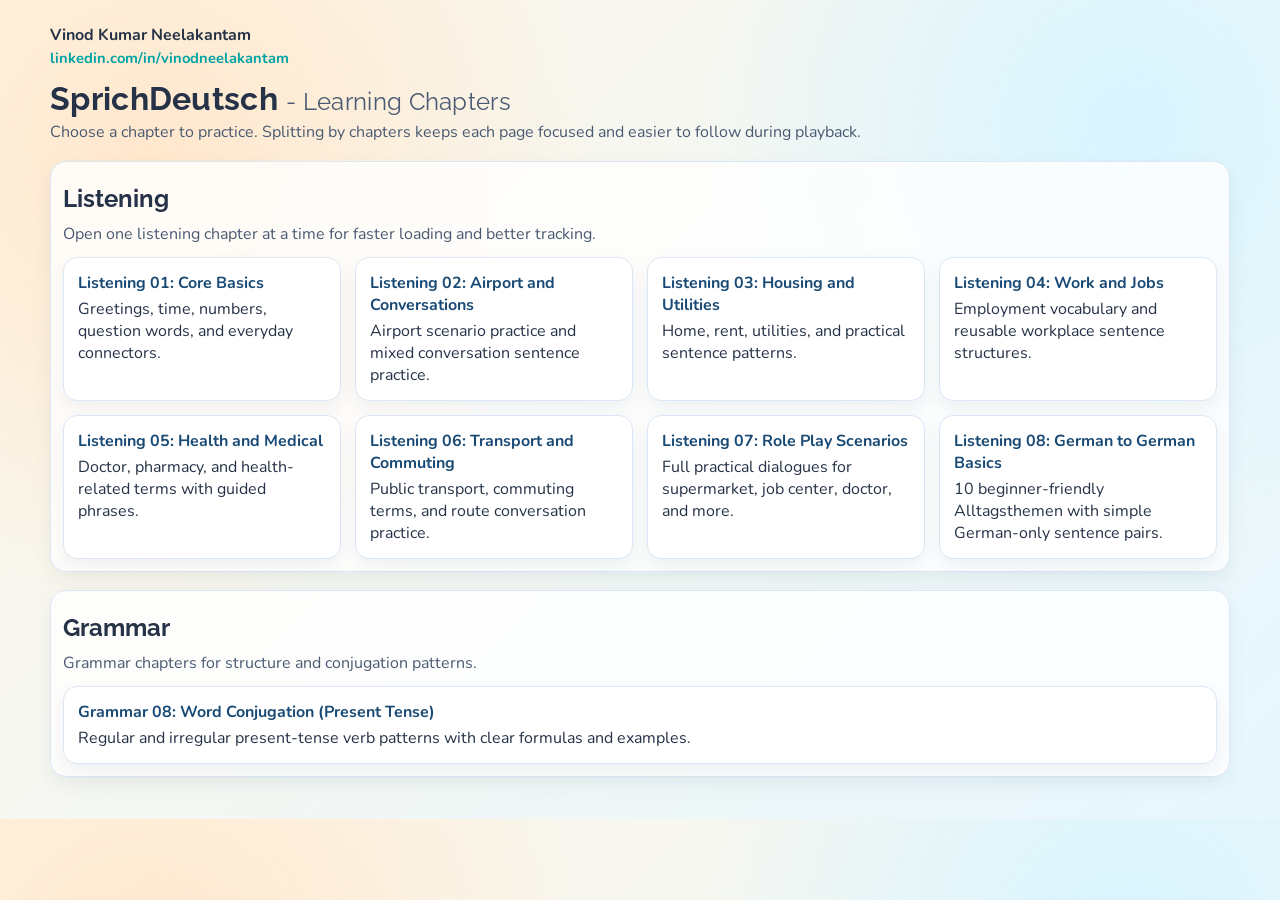
<file: index.html>
<!DOCTYPE html>
<html>
<head>
<meta charset="UTF-8">
<title>SprichDeutsch - Learning Chapters</title>
<link rel="stylesheet" href="assets/app.css">
</head>
<body>
<main class="main-shell">

<div class="signature">
  <strong>Vinod Kumar Neelakantam</strong>
  <a href="https://www.linkedin.com/in/vinodneelakantam/" target="_blank" rel="noopener">linkedin.com/in/vinodneelakantam</a>
</div>

<h1>SprichDeutsch <span style="font-weight:400;font-size:0.75em;color:#4a5a72;">- Learning Chapters</span></h1>
<p class="subtitle">Choose a chapter to practice. Splitting by chapters keeps each page focused and easier to follow during playback.</p>

<section class="topic-preface">
  <h2 class="section-title">Listening</h2>
  <p class="subtitle compact">Open one listening chapter at a time for faster loading and better tracking.</p>
  <div class="chapter-grid">
    <a class="chapter-link" href="Listening/chapter-01-core-basics.html">
      <strong>Listening 01: Core Basics</strong>
      Greetings, time, numbers, question words, and everyday connectors.
    </a>
    <a class="chapter-link" href="Listening/chapter-02-airport-and-conversations.html">
      <strong>Listening 02: Airport and Conversations</strong>
      Airport scenario practice and mixed conversation sentence practice.
    </a>
    <a class="chapter-link" href="Listening/chapter-03-housing-and-utilities.html">
      <strong>Listening 03: Housing and Utilities</strong>
      Home, rent, utilities, and practical sentence patterns.
    </a>
    <a class="chapter-link" href="Listening/chapter-04-work-and-jobs.html">
      <strong>Listening 04: Work and Jobs</strong>
      Employment vocabulary and reusable workplace sentence structures.
    </a>
    <a class="chapter-link" href="Listening/chapter-05-health-and-medical.html">
      <strong>Listening 05: Health and Medical</strong>
      Doctor, pharmacy, and health-related terms with guided phrases.
    </a>
    <a class="chapter-link" href="Listening/chapter-06-transport-and-commuting.html">
      <strong>Listening 06: Transport and Commuting</strong>
      Public transport, commuting terms, and route conversation practice.
    </a>
    <a class="chapter-link" href="Listening/chapter-07-role-play-scenarios.html">
      <strong>Listening 07: Role Play Scenarios</strong>
      Full practical dialogues for supermarket, job center, doctor, and more.
    </a>
    <a class="chapter-link" href="Listening/chapter-08-german-only-topics.html">
      <strong>Listening 08: German to German Basics</strong>
      10 beginner-friendly Alltagsthemen with simple German-only sentence pairs.
    </a>
  </div>
</section>

<section class="topic-preface">
  <h2 class="section-title">Grammar</h2>
  <p class="subtitle compact">Grammar chapters for structure and conjugation patterns.</p>
  <div class="chapter-grid">
    <a class="chapter-link" href="Grammar/chapter-08-word-conjugation.html">
      <strong>Grammar 08: Word Conjugation (Present Tense)</strong>
      Regular and irregular present-tense verb patterns with clear formulas and examples.
    </a>
  </div>
</section>

</main>
</body>
</html>
</file>
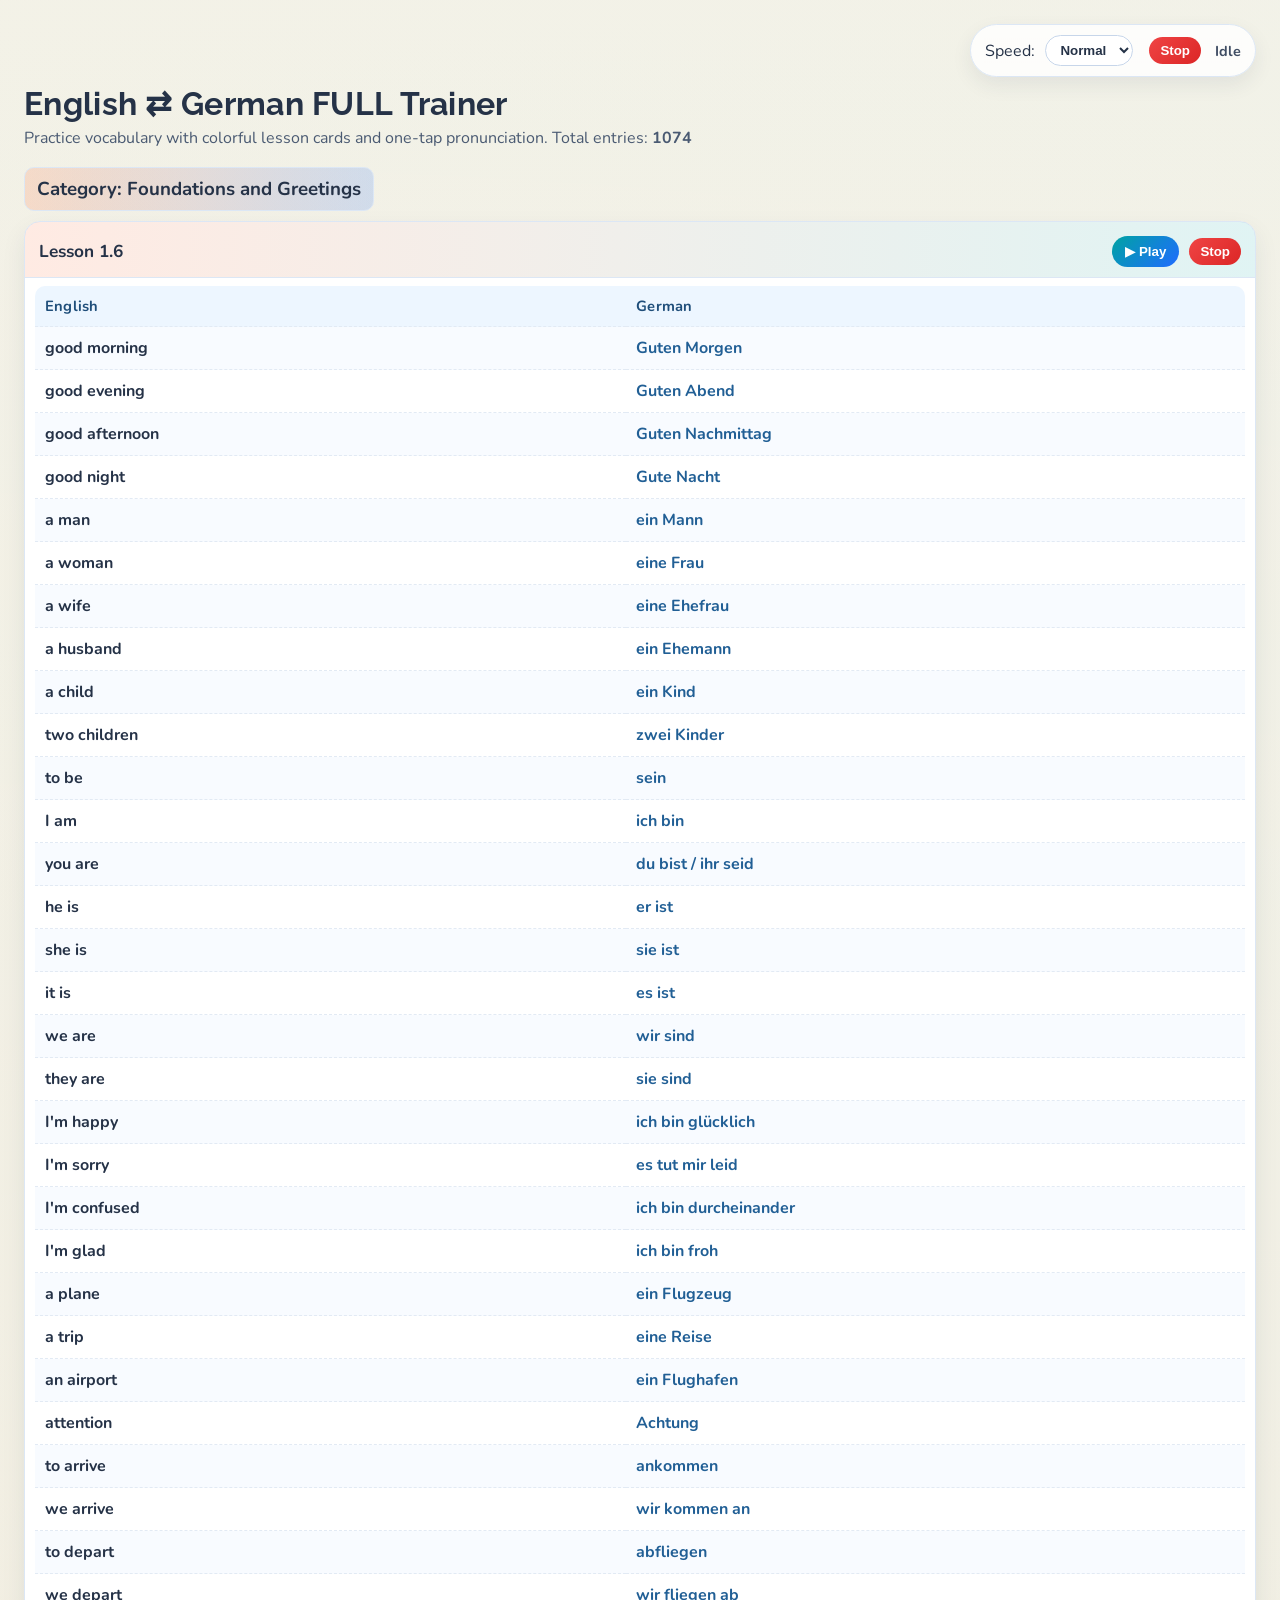
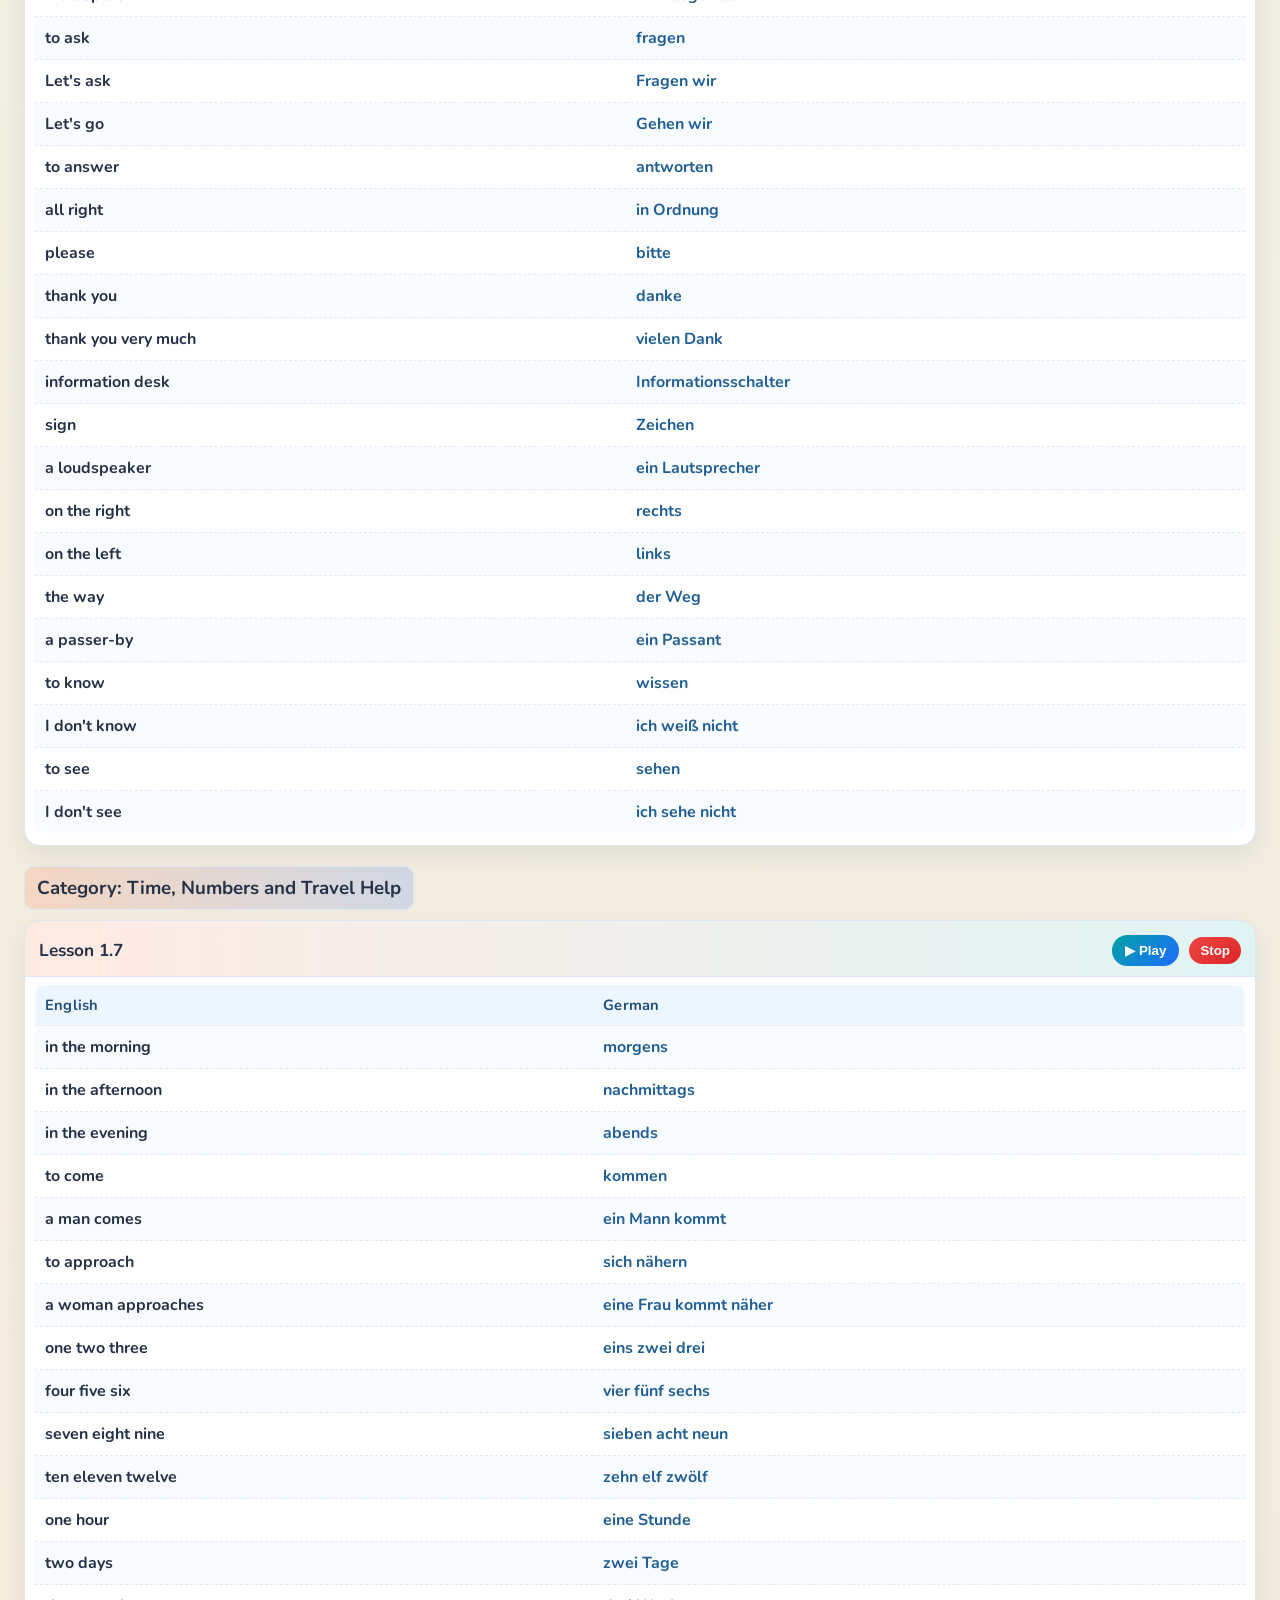
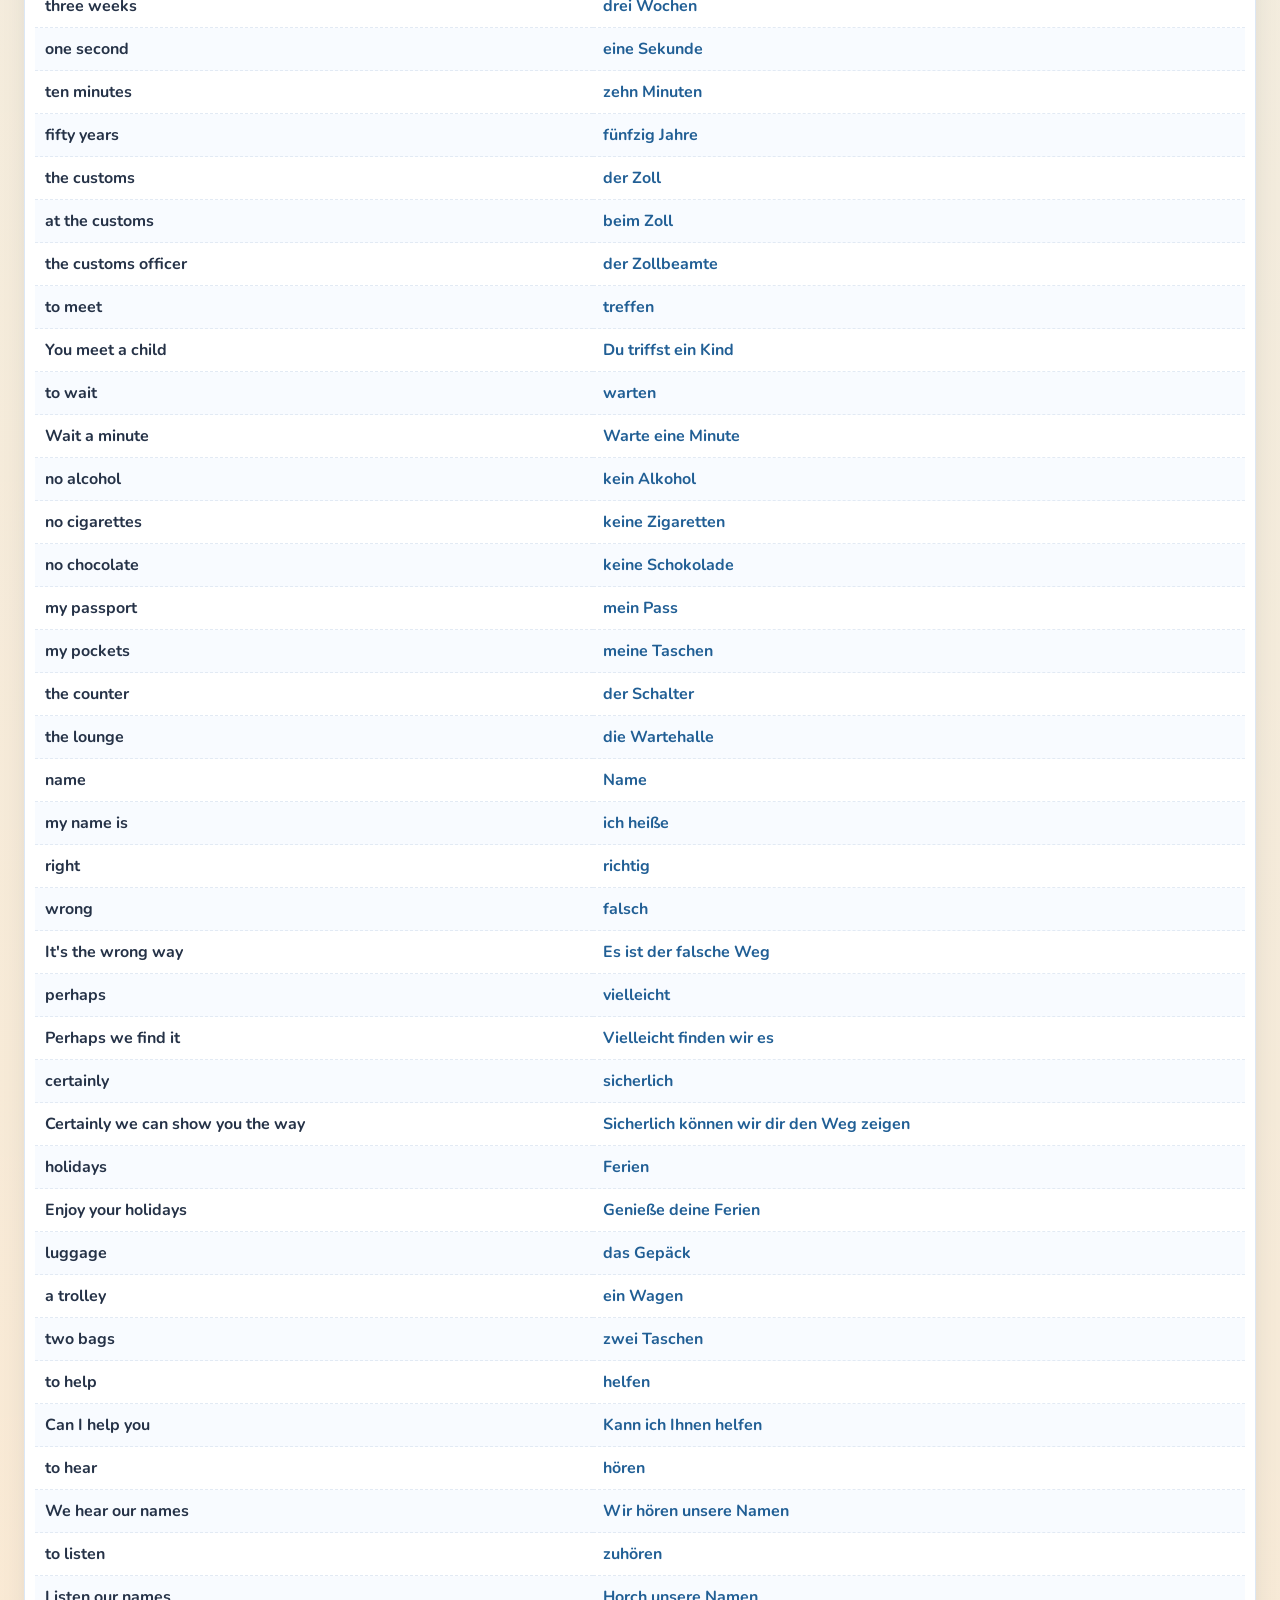
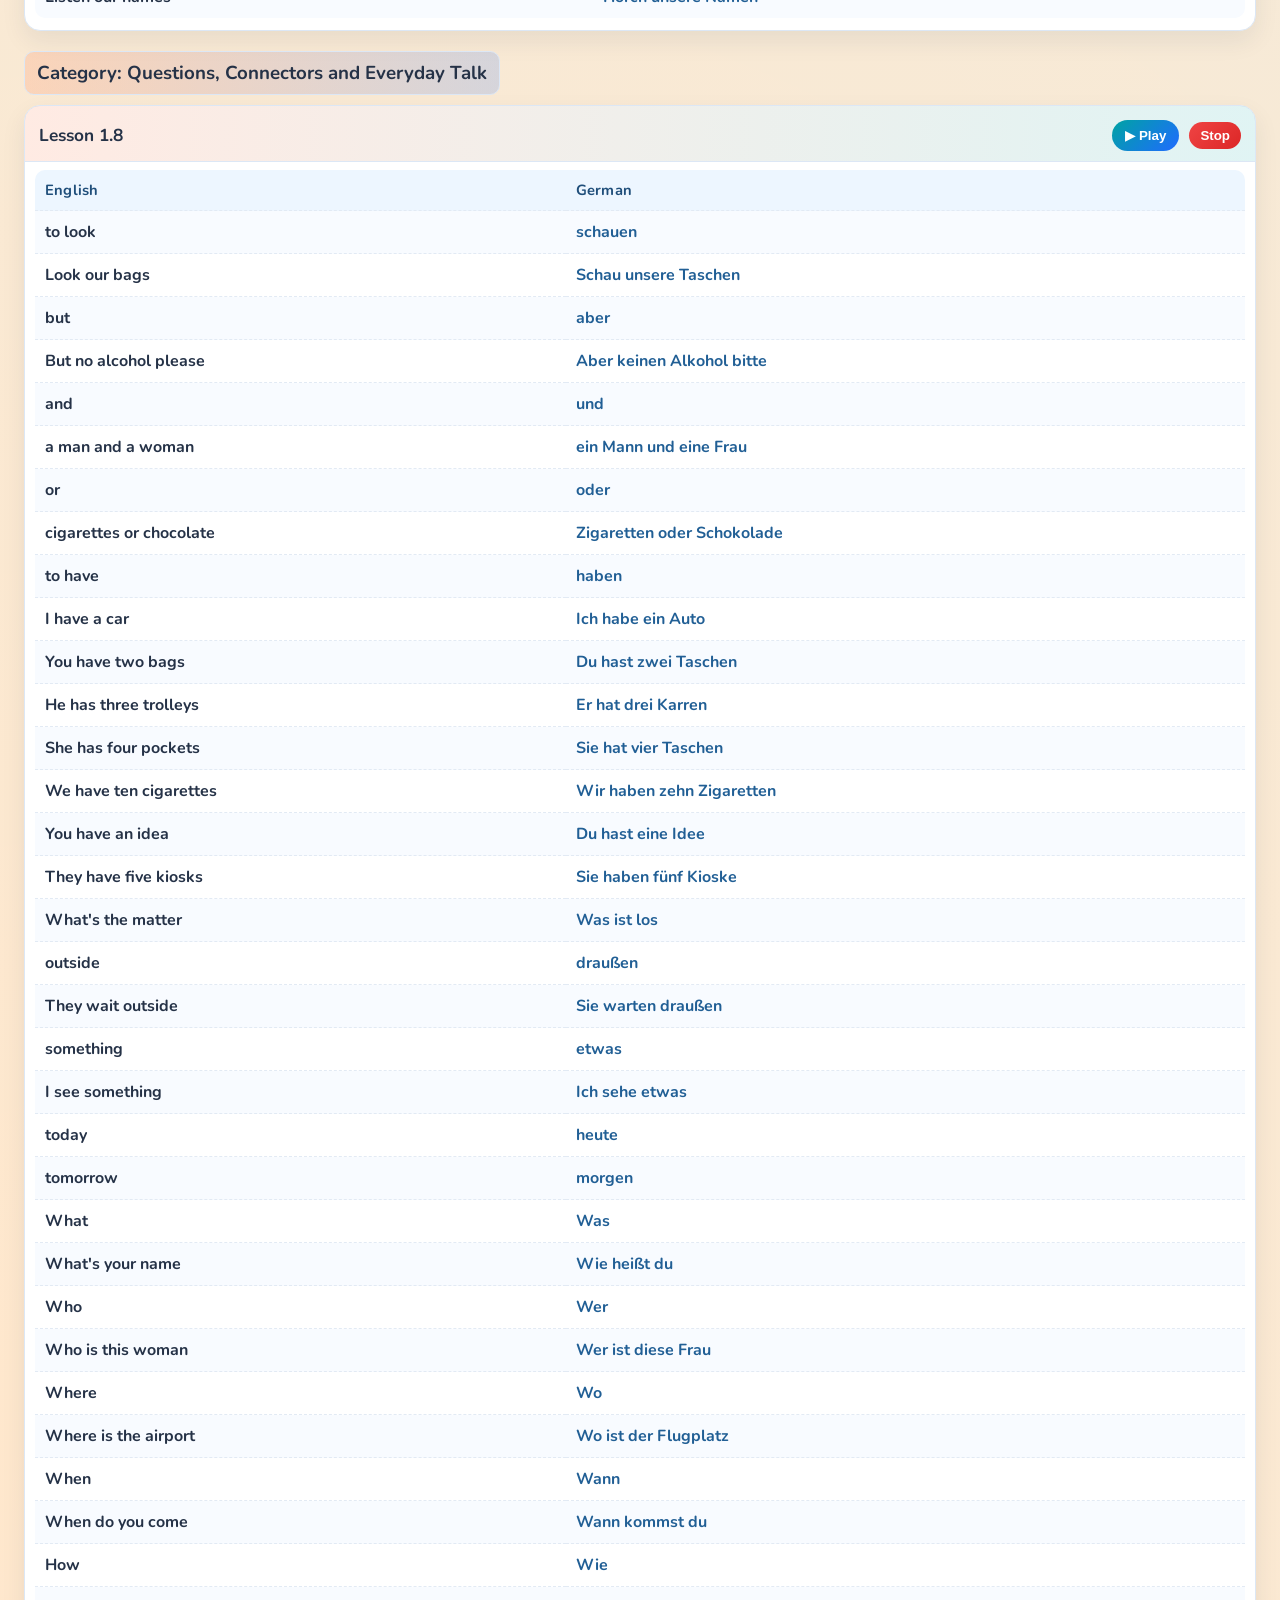
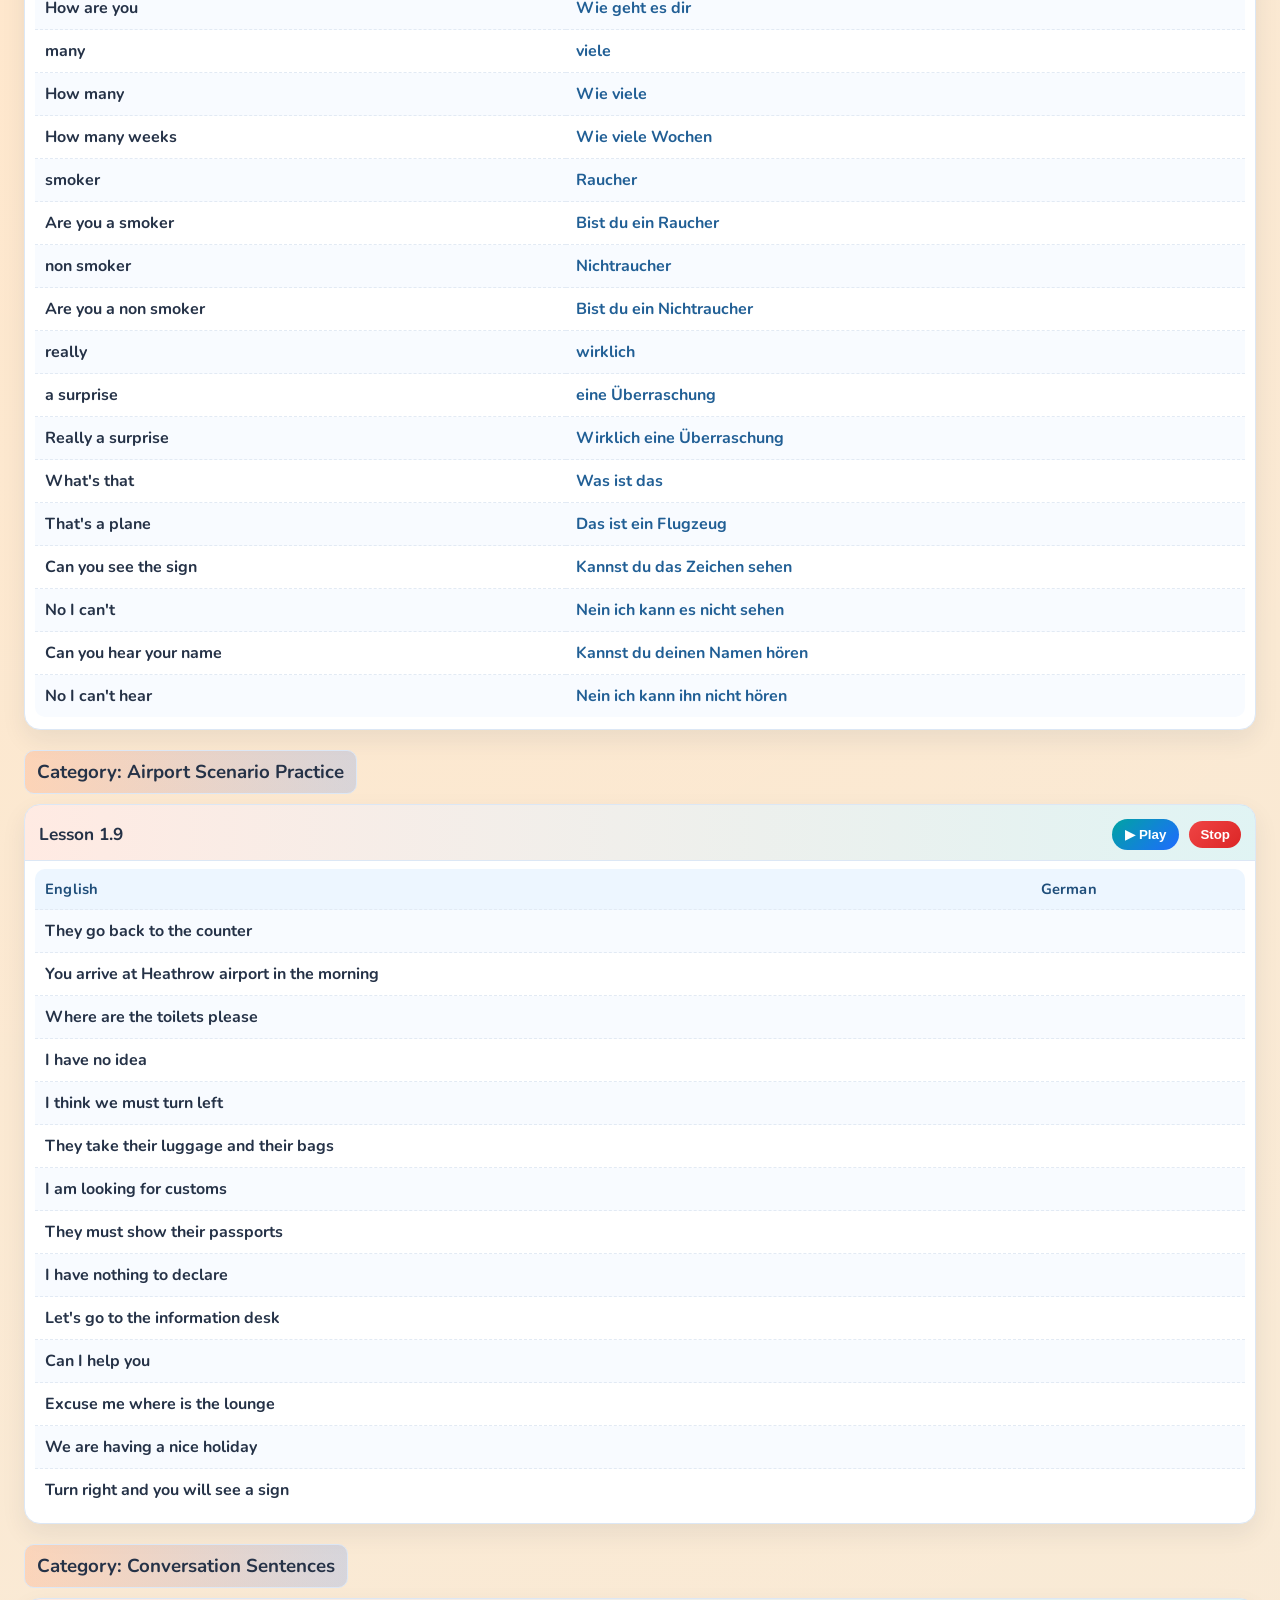
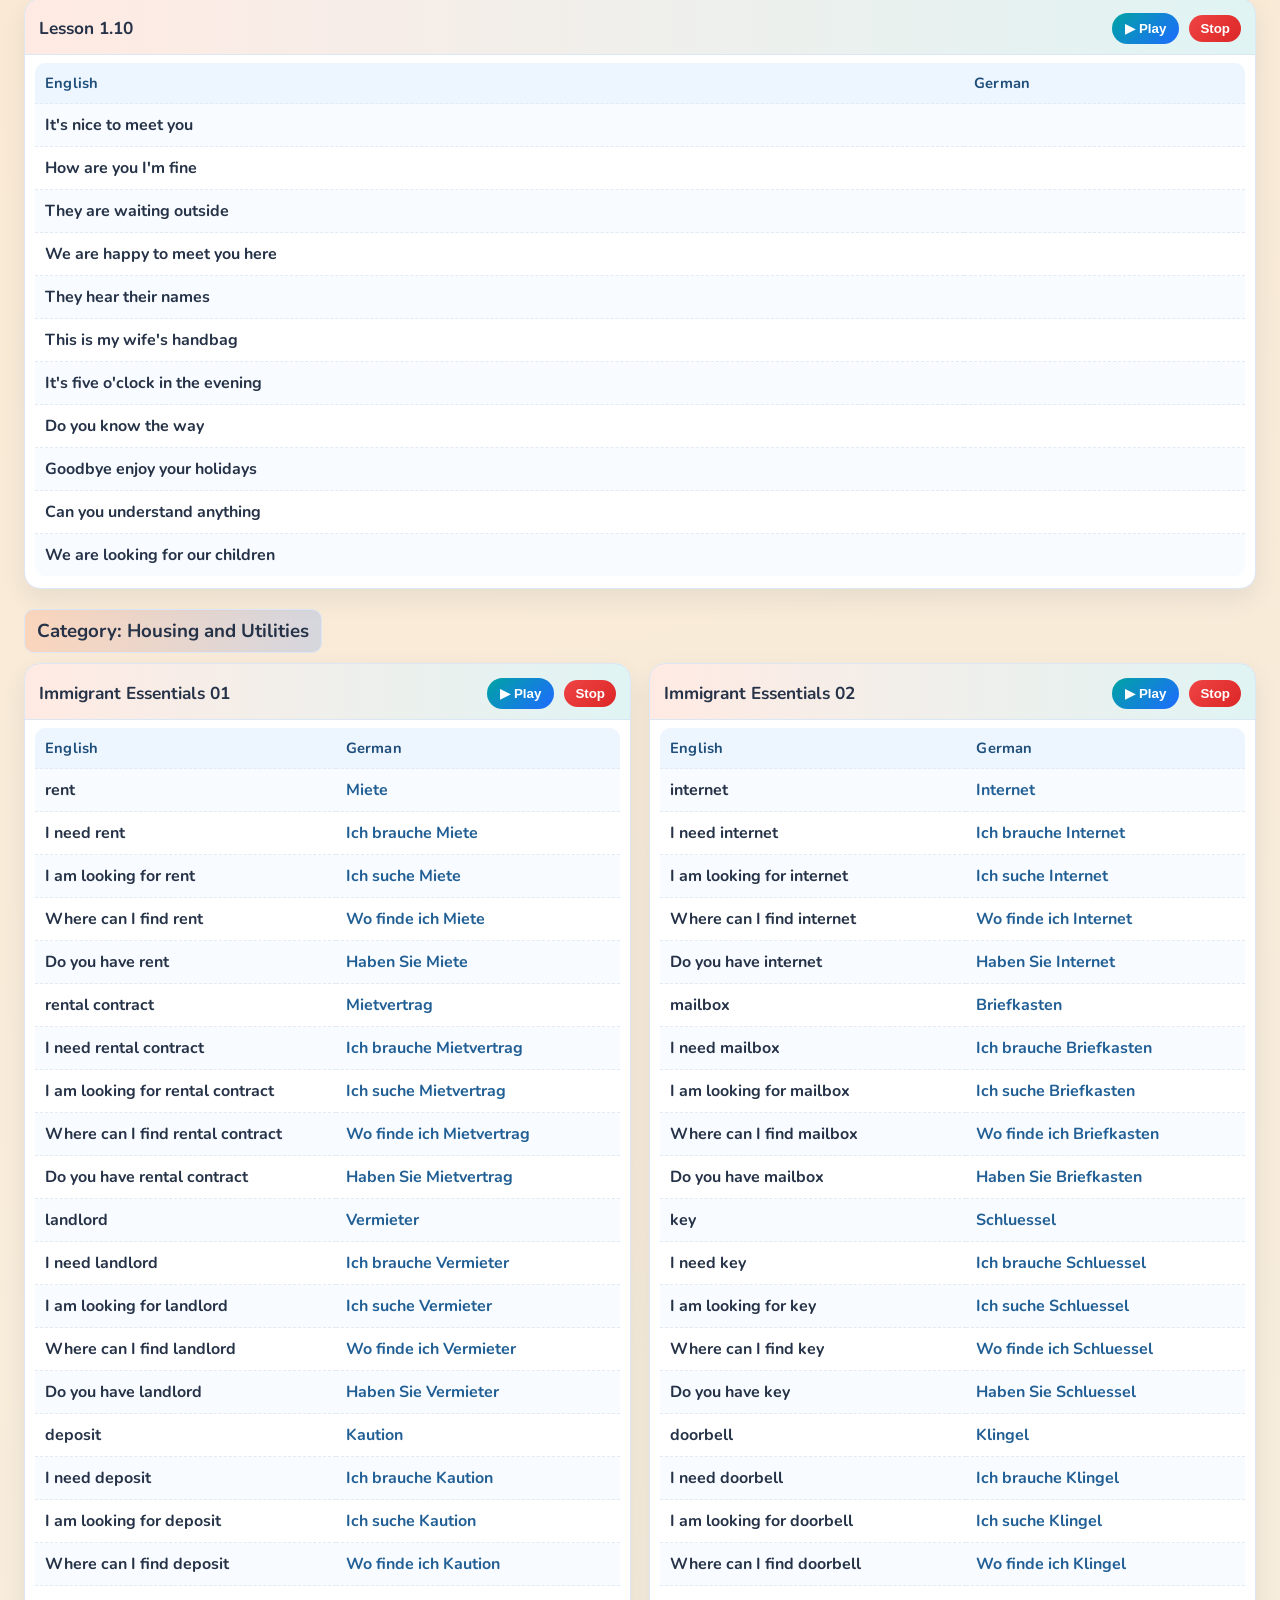
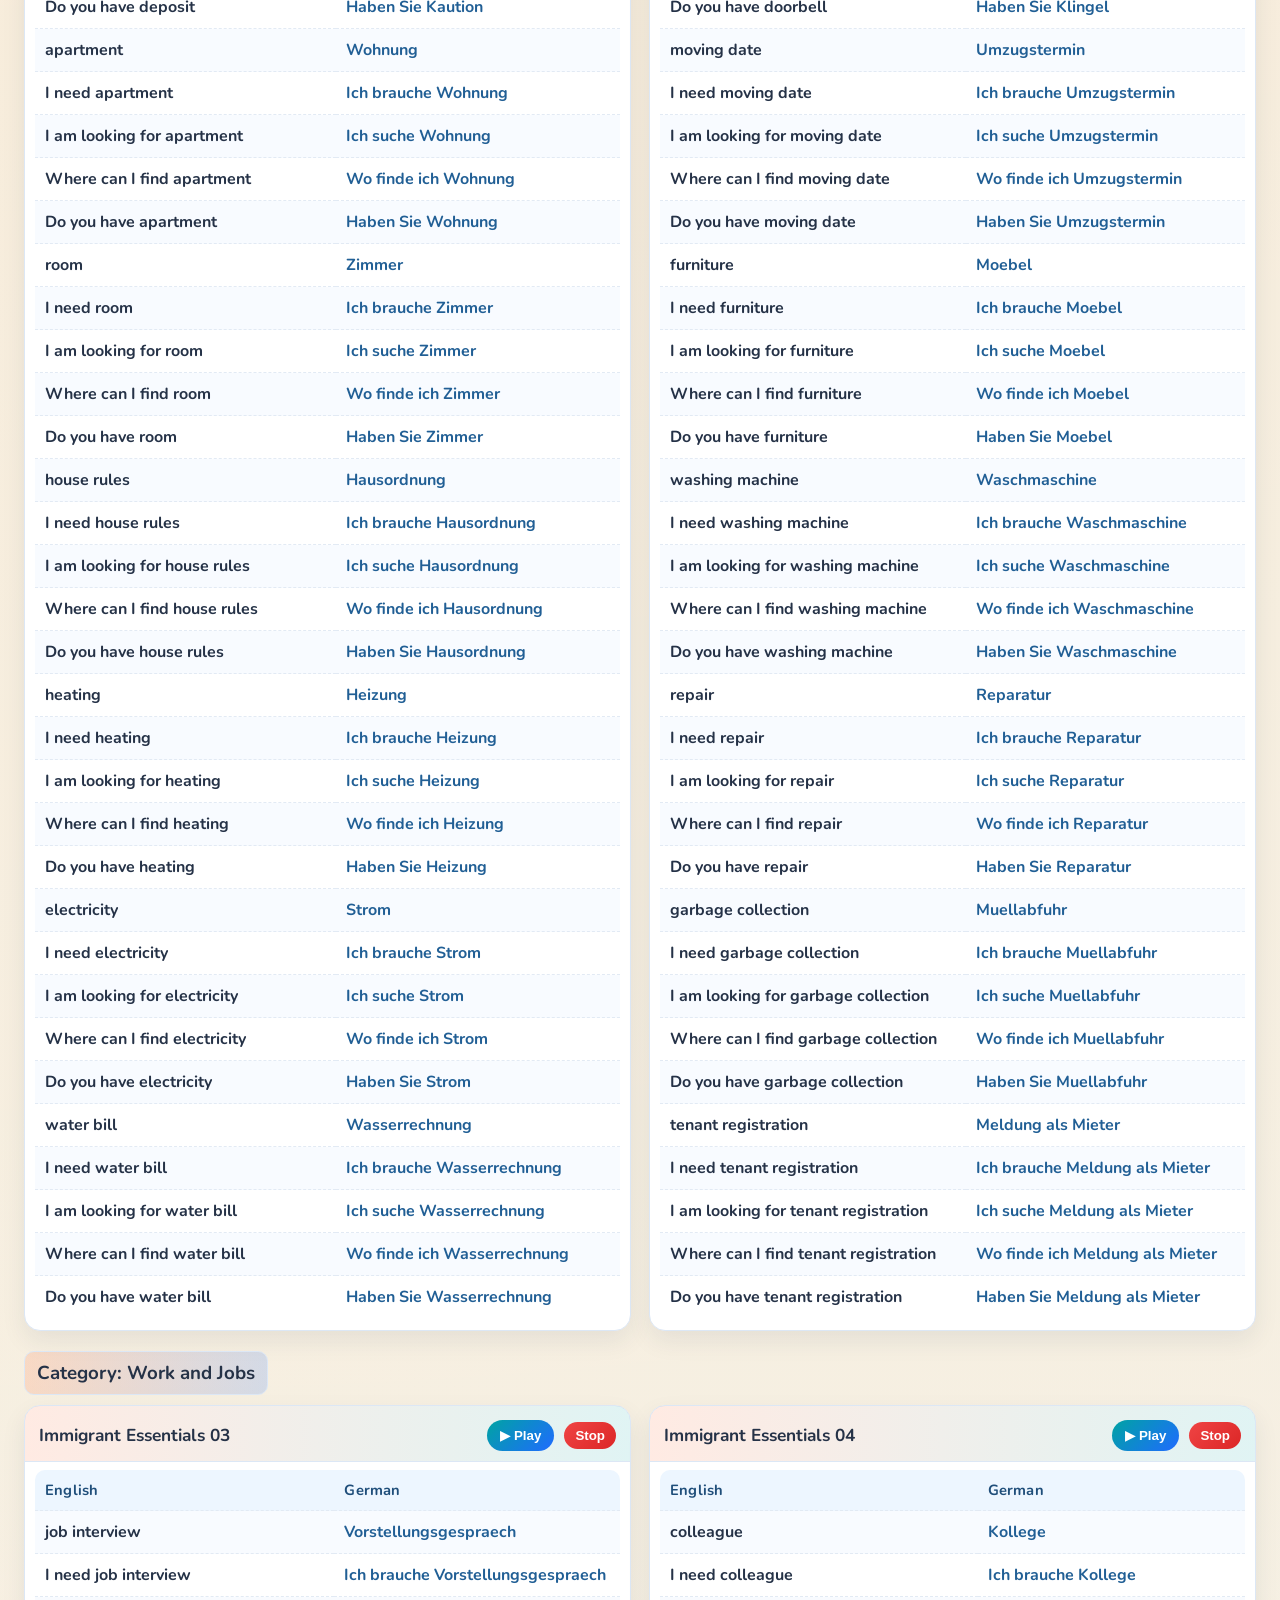
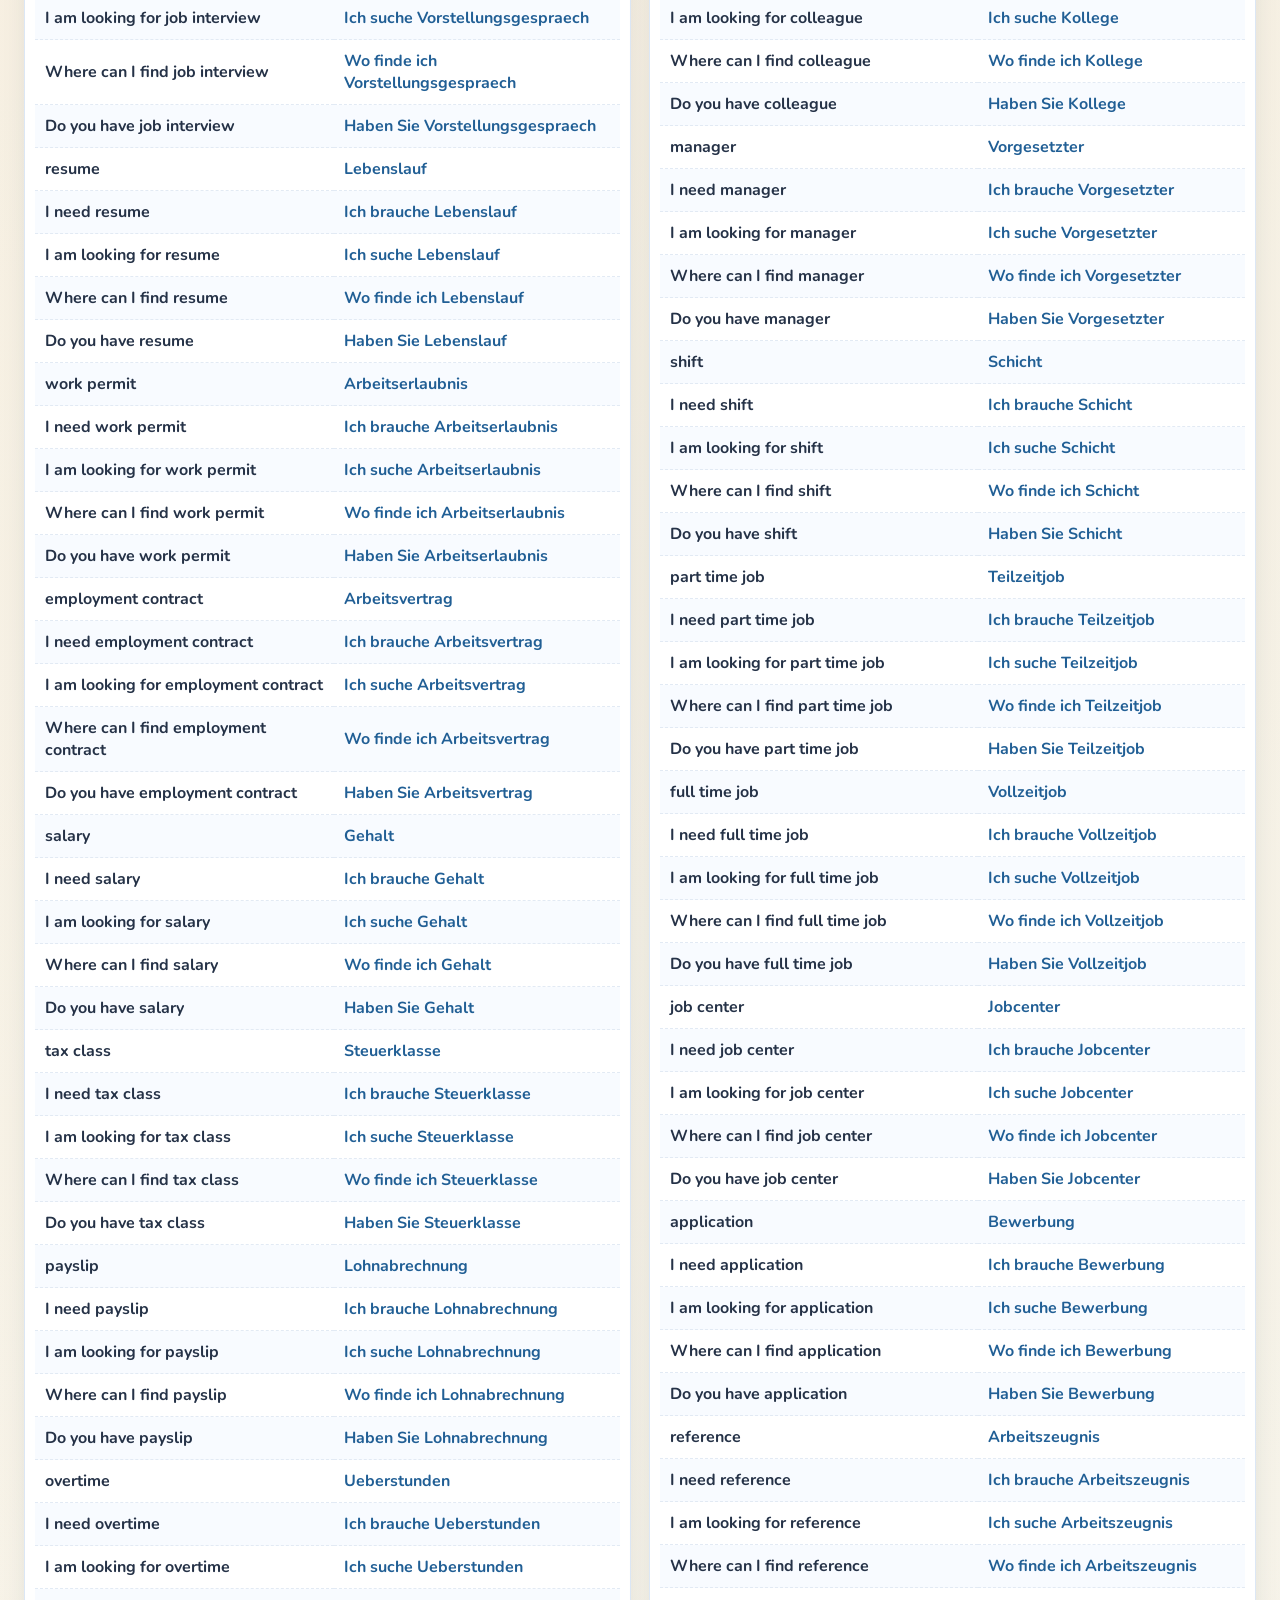
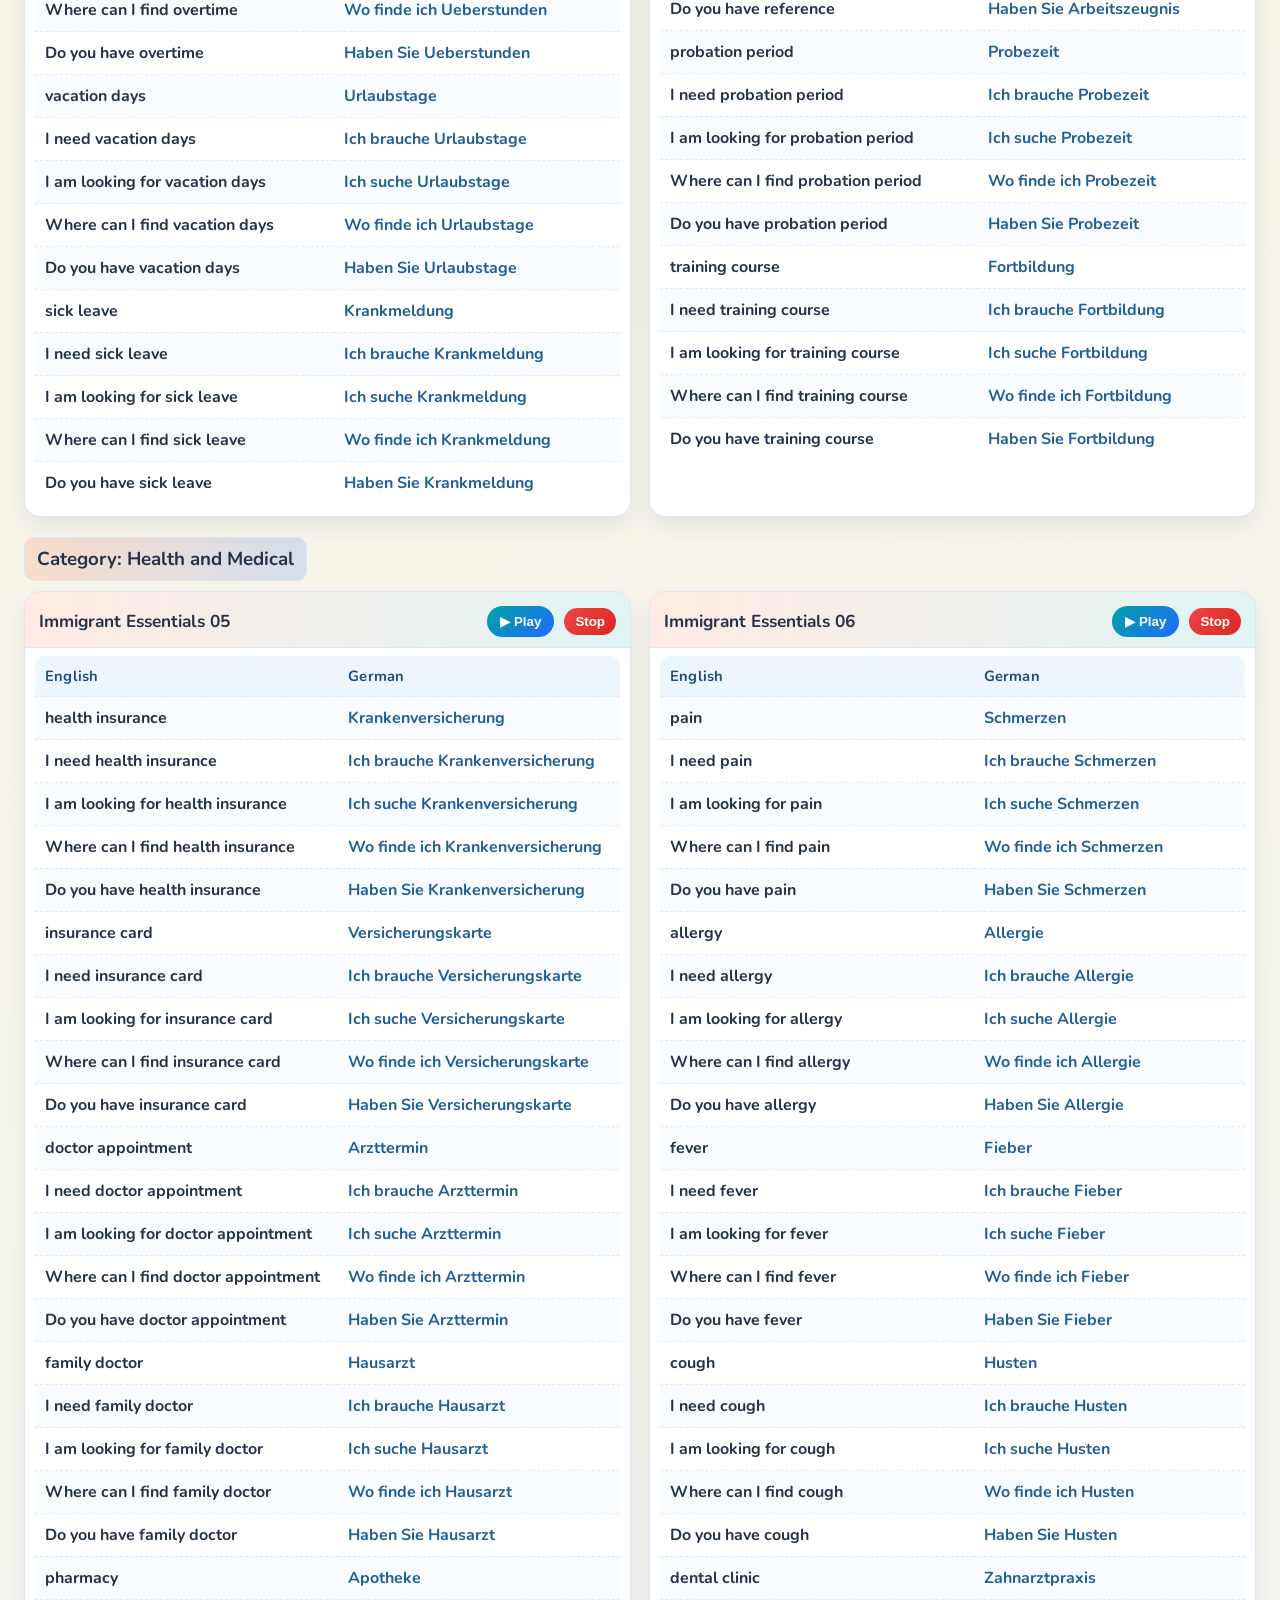
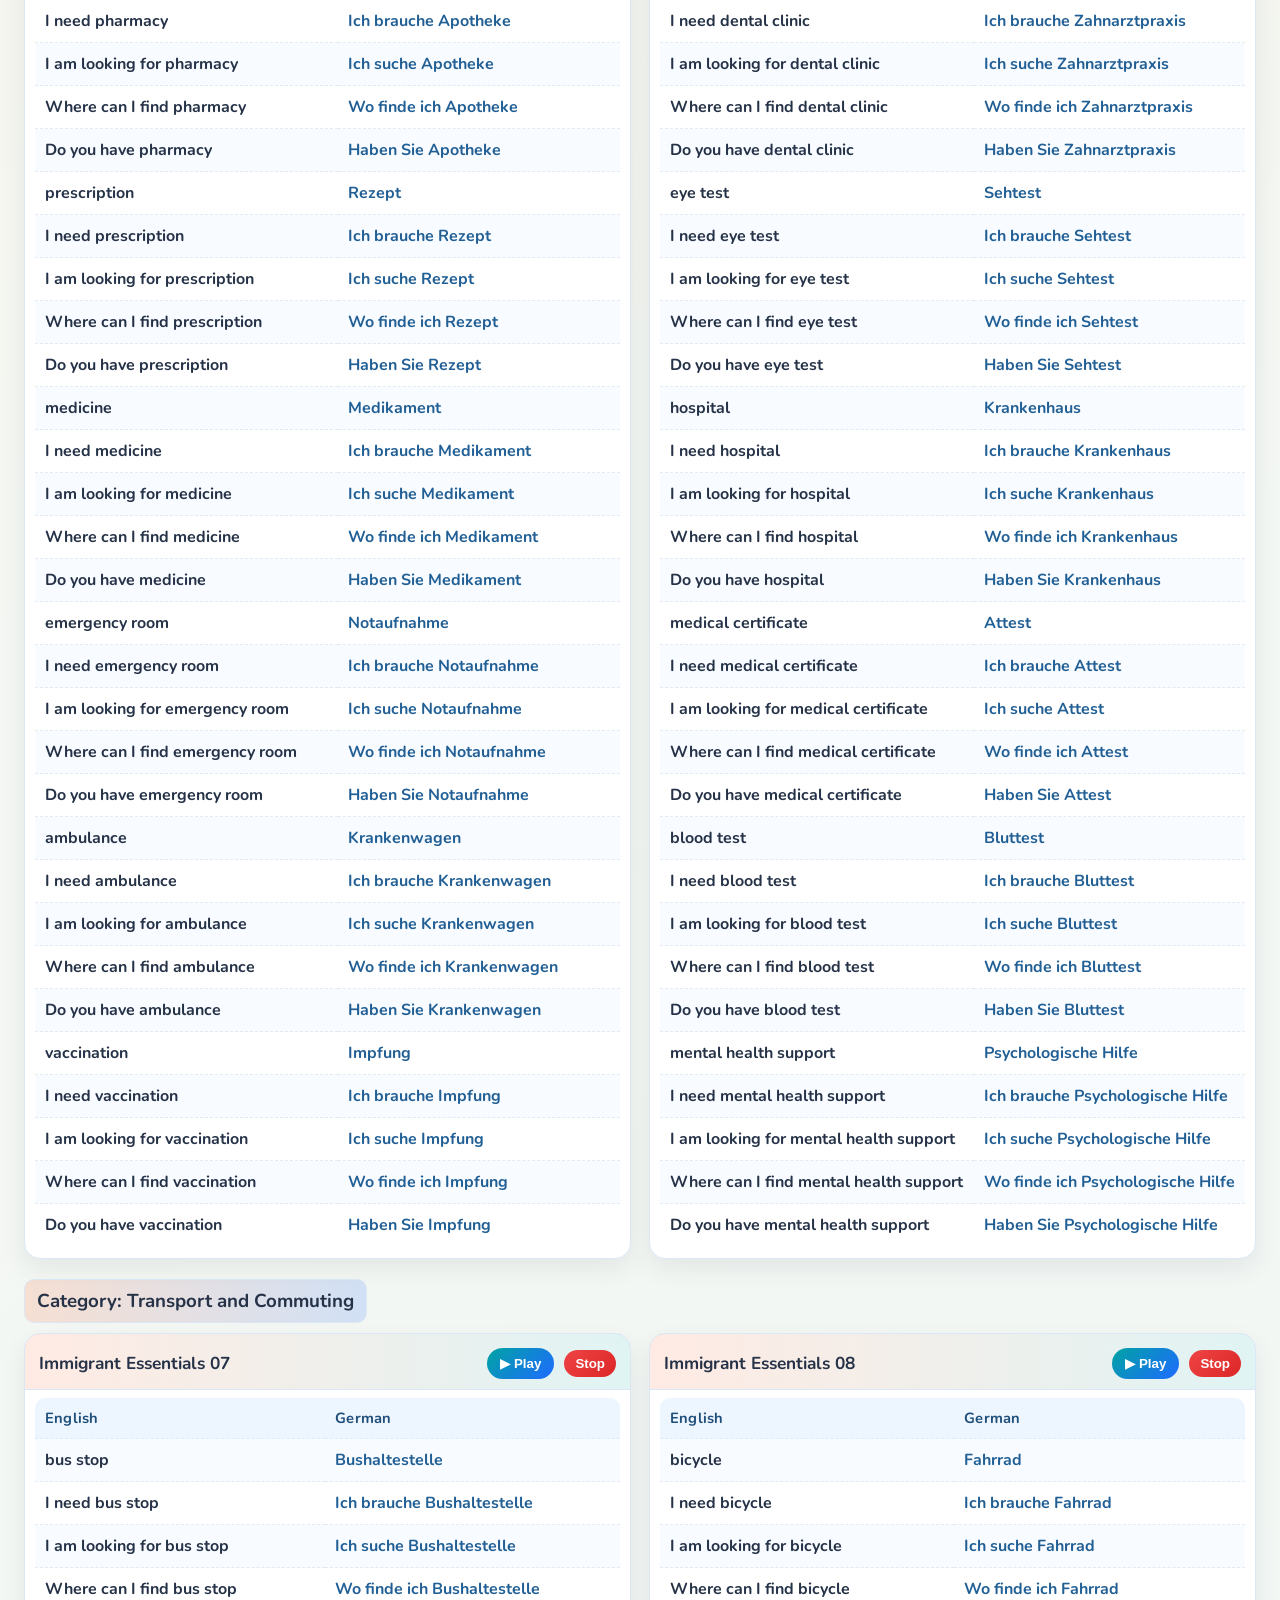
<file: Pronuncation_Vocabulary.html>
<!DOCTYPE html>
<html>
<head>
<meta charset="UTF-8">
<title>Full EN-DE Trainer</title>

<style>
@import url('https://fonts.googleapis.com/css2?family=Nunito:wght@400;700;800&family=Raleway:wght@700&display=swap');

:root {
  --bg1: #fff7e8;
  --bg2: #e7f7ff;
  --card: #ffffff;
  --ink: #253247;
  --accent: #ff7f50;
  --accent-2: #00a3a3;
  --line: #dce7f5;
}

* { box-sizing: border-box; }

body {
  margin: 0;
  padding: 24px;
  color: var(--ink);
  font-family: "Nunito", "Trebuchet MS", sans-serif;
  background:
    radial-gradient(circle at 12% 20%, #ffe7cc 0%, transparent 35%),
    radial-gradient(circle at 88% 15%, #d8f4ff 0%, transparent 32%),
    linear-gradient(135deg, var(--bg1), var(--bg2));
}

h1 {
  margin: 8px 0 4px;
  font-family: "Raleway", "Gill Sans", sans-serif;
  letter-spacing: 0.3px;
}

.subtitle {
  margin: 0 0 18px;
  color: #4a5a72;
}

.topbar {
  position: sticky;
  top: 10px;
  z-index: 30;
  margin-left: auto;
  width: fit-content;
  display: flex;
  align-items: center;
  gap: 10px;
  padding: 10px 14px;
  border: 1px solid var(--line);
  border-radius: 999px;
  background: rgba(255, 255, 255, 0.8);
  backdrop-filter: blur(6px);
  box-shadow: 0 8px 20px rgba(37, 50, 71, 0.08);
}

select {
  border: 1px solid #c7d6ea;
  border-radius: 999px;
  padding: 6px 10px;
  background: #fff;
  color: var(--ink);
  font-weight: 700;
}

#lessonsContainer {
  margin-top: 18px;
}

.category {
  margin-bottom: 20px;
}

.category-title {
  margin: 0 0 10px;
  padding: 8px 12px;
  display: inline-block;
  border-radius: 10px;
  background: linear-gradient(90deg, rgba(255, 127, 80, 0.2), rgba(31, 107, 255, 0.16));
  border: 1px solid var(--line);
}

.category-grid {
  display: grid;
  grid-template-columns: repeat(auto-fit, minmax(320px, 1fr));
  gap: 18px;
}

.lesson {
  margin-top: 0;
  background: var(--card);
  border: 1px solid var(--line);
  border-radius: 16px;
  overflow: hidden;
  box-shadow: 0 10px 24px rgba(20, 45, 75, 0.08);
}

.lesson-head {
  display: flex;
  justify-content: space-between;
  align-items: center;
  gap: 10px;
  padding: 14px 14px 10px;
  background: linear-gradient(90deg, rgba(255, 127, 80, 0.16), rgba(0, 163, 163, 0.12));
  border-bottom: 1px solid var(--line);
}

.lesson h2 {
  margin: 0;
  font-size: 1.08rem;
}

button {
  margin-left: 6px;
  border: none;
  border-radius: 999px;
  padding: 6px 11px;
  color: #fff;
  background: linear-gradient(135deg, var(--accent), #ff4f88);
  font-weight: 800;
  cursor: pointer;
}

button:hover { filter: brightness(1.06); }

.play-btn {
  background: linear-gradient(135deg, var(--accent-2), #1f6bff);
  padding: 8px 13px;
}

.stop-btn {
  background: linear-gradient(135deg, #ef4444, #dc2626);
}

.playback-status {
  margin-left: 4px;
  font-size: 0.9rem;
  color: #3f4d63;
  font-weight: 700;
}

.entries { padding: 8px 10px 12px; }

.vocab-table {
  width: 100%;
  border-collapse: collapse;
  overflow: hidden;
  border-radius: 10px;
}

.vocab-table th,
.vocab-table td {
  text-align: left;
  padding: 10px;
  border-bottom: 1px dashed #e2eaf4;
}

.vocab-table th {
  background: #edf6ff;
  color: #1f4e7a;
  font-size: 0.92rem;
  letter-spacing: 0.2px;
}

.vocab-table tbody tr:nth-child(odd) { background: #f8fbff; }

.vocab-table tbody tr:last-child td { border-bottom: none; }

.speak-cell {
  cursor: pointer;
  font-weight: 700;
}

.speak-cell.german {
  color: #215f95;
}

.speak-cell:empty {
  cursor: default;
  font-weight: 400;
}

.section-title {
  margin: 10px 0;
  font-family: "Raleway", "Gill Sans", sans-serif;
}

.scenario-grid {
  display: grid;
  grid-template-columns: repeat(auto-fit, minmax(340px, 1fr));
  gap: 18px;
  margin-top: 8px;
}

.scenario-card {
  background: #fff;
  border: 1px solid var(--line);
  border-radius: 16px;
  overflow: hidden;
  box-shadow: 0 10px 24px rgba(20, 45, 75, 0.08);
}

.scenario-head {
  display: flex;
  justify-content: space-between;
  align-items: center;
  gap: 10px;
  padding: 14px 14px 10px;
  background: linear-gradient(90deg, rgba(31, 107, 255, 0.15), rgba(255, 127, 80, 0.12));
  border-bottom: 1px solid var(--line);
}

.scenario-head h3 {
  margin: 0;
  font-size: 1.02rem;
}

.scenario-sub {
  margin: 0;
  padding: 0 14px 8px;
  color: #42556f;
  font-size: 0.94rem;
}

.play-role-btn {
  background: linear-gradient(135deg, #1f6bff, #00a3a3);
  padding: 8px 13px;
}

.dialog-table {
  width: 100%;
  border-collapse: collapse;
}

.dialog-table th,
.dialog-table td {
  text-align: left;
  padding: 9px 10px;
  border-bottom: 1px dashed #e2eaf4;
  vertical-align: top;
}

.dialog-table th {
  background: #eef5ff;
  color: #264f78;
  font-size: 0.9rem;
}

.dialog-table tbody tr:nth-child(odd) {
  background: #f9fbff;
}

@media (max-width: 700px) {
  body { padding: 14px; }
  .topbar {
    position: static;
    margin-bottom: 8px;
  }
}
</style>

<script>
let rate = 0.9;
let playbackActive = false;
let playbackTimerA = null;
let playbackTimerB = null;

function say(text, lang, cancelFirst){
  const u = new SpeechSynthesisUtterance(text);
  u.lang = lang;
  u.rate = rate;
  if(cancelFirst) window.speechSynthesis.cancel();
  window.speechSynthesis.speak(u);
}

function speak(text, lang){
  say(text, lang, true);
}

function setSpeed(v){ rate = v; }

function clearPlaybackTimers(){
  if(playbackTimerA) clearTimeout(playbackTimerA);
  if(playbackTimerB) clearTimeout(playbackTimerB);
  playbackTimerA = null;
  playbackTimerB = null;
}

function setPlaybackStatus(message){
  const label = document.getElementById('playbackStatus');
  if(label) label.textContent = message;
}

function stopPlayback(){
  playbackActive = false;
  clearPlaybackTimers();
  window.speechSynthesis.cancel();
  setPlaybackStatus('Stopped');
}

function playLesson(list, lessonName){
  stopPlayback();
  playbackActive = true;
  setPlaybackStatus(`Playing ${lessonName}`);

  let i=0;
  function run(){
    if(!playbackActive) return;

    if(i<list.length){
      speak(list[i][0],'en-US');
      playbackTimerA = setTimeout(()=>{
        if(!playbackActive) return;
        if(list[i][1]) speak(list[i][1],'de-DE');
        i++;
        playbackTimerB = setTimeout(run,1500);
      },1200);
    } else {
      playbackActive = false;
      setPlaybackStatus(`Completed ${lessonName}`);
    }
  }
  run();
}

function playRolePlay(dialog, title){
  stopPlayback();
  playbackActive = true;
  setPlaybackStatus(`Role Play: ${title}`);

  let i = 0;
  function run(){
    if(!playbackActive) return;

    if(i < dialog.length){
      const en = dialog[i][0] || '';
      const de = dialog[i][1] || '';

      if(en) say(en, 'en-US', false);

      playbackTimerA = setTimeout(() => {
        if(!playbackActive) return;
        if(de) say(de, 'de-DE', false);
        i++;
        playbackTimerB = setTimeout(run, 1700);
      }, 1400);
    } else {
      playbackActive = false;
      setPlaybackStatus(`Completed role play: ${title}`);
    }
  }

  run();
}
</script>

</head>
<body>

<div class="topbar">
Speed:
<select onchange="setSpeed(this.value)">
<option value="0.6">Slow</option>
<option value="0.9" selected>Normal</option>
<option value="1.2">Fast</option>
</select>
<button class="stop-btn" onclick="stopPlayback()">Stop</button>
<span id="playbackStatus" class="playback-status">Idle</span>
</div>

<h1>English ⇄ German FULL Trainer</h1>
<p class="subtitle">Practice vocabulary with colorful lesson cards and one-tap pronunciation. Total entries: <strong id="totalCount">0</strong></p>
<div id="lessonsContainer"></div>
<h2 class="section-title">Role Play Scenarios</h2>
<p class="subtitle">Play practical conversations for daily immigrant and tourist situations.</p>
<div id="rolePlayContainer" class="scenario-grid"></div>

<!-- ================= DATA SECTION ================= -->

<script>
const lessons = {

"Lesson 1.6": [
["good morning","Guten Morgen"],
["good evening","Guten Abend"],
["good afternoon","Guten Nachmittag"],
["good night","Gute Nacht"],
["a man","ein Mann"],
["a woman","eine Frau"],
["a wife","eine Ehefrau"],
["a husband","ein Ehemann"],
["a child","ein Kind"],
["two children","zwei Kinder"],
["to be","sein"],
["I am","ich bin"],
["you are","du bist / ihr seid"],
["he is","er ist"],
["she is","sie ist"],
["it is","es ist"],
["we are","wir sind"],
["they are","sie sind"],
["I'm happy","ich bin glücklich"],
["I'm sorry","es tut mir leid"],
["I'm confused","ich bin durcheinander"],
["I'm glad","ich bin froh"],
["a plane","ein Flugzeug"],
["a trip","eine Reise"],
["an airport","ein Flughafen"],
["attention","Achtung"],
["to arrive","ankommen"],
["we arrive","wir kommen an"],
["to depart","abfliegen"],
["we depart","wir fliegen ab"],
["to ask","fragen"],
["Let's ask","Fragen wir"],
["Let's go","Gehen wir"],
["to answer","antworten"],
["all right","in Ordnung"],
["please","bitte"],
["thank you","danke"],
["thank you very much","vielen Dank"],
["information desk","Informationsschalter"],
["sign","Zeichen"],
["a loudspeaker","ein Lautsprecher"],
["on the right","rechts"],
["on the left","links"],
["the way","der Weg"],
["a passer-by","ein Passant"],
["to know","wissen"],
["I don't know","ich weiß nicht"],
["to see","sehen"],
["I don't see","ich sehe nicht"]
],

"Lesson 1.7": [
["in the morning","morgens"],
["in the afternoon","nachmittags"],
["in the evening","abends"],
["to come","kommen"],
["a man comes","ein Mann kommt"],
["to approach","sich nähern"],
["a woman approaches","eine Frau kommt näher"],
["one two three","eins zwei drei"],
["four five six","vier fünf sechs"],
["seven eight nine","sieben acht neun"],
["ten eleven twelve","zehn elf zwölf"],
["one hour","eine Stunde"],
["two days","zwei Tage"],
["three weeks","drei Wochen"],
["one second","eine Sekunde"],
["ten minutes","zehn Minuten"],
["fifty years","fünfzig Jahre"],
["the customs","der Zoll"],
["at the customs","beim Zoll"],
["the customs officer","der Zollbeamte"],
["to meet","treffen"],
["You meet a child","Du triffst ein Kind"],
["to wait","warten"],
["Wait a minute","Warte eine Minute"],
["no alcohol","kein Alkohol"],
["no cigarettes","keine Zigaretten"],
["no chocolate","keine Schokolade"],
["my passport","mein Pass"],
["my pockets","meine Taschen"],
["the counter","der Schalter"],
["the lounge","die Wartehalle"],
["name","Name"],
["my name is","ich heiße"],
["right","richtig"],
["wrong","falsch"],
["It's the wrong way","Es ist der falsche Weg"],
["perhaps","vielleicht"],
["Perhaps we find it","Vielleicht finden wir es"],
["certainly","sicherlich"],
["Certainly we can show you the way","Sicherlich können wir dir den Weg zeigen"],
["holidays","Ferien"],
["Enjoy your holidays","Genieße deine Ferien"],
["luggage","das Gepäck"],
["a trolley","ein Wagen"],
["two bags","zwei Taschen"],
["to help","helfen"],
["Can I help you","Kann ich Ihnen helfen"],
["to hear","hören"],
["We hear our names","Wir hören unsere Namen"],
["to listen","zuhören"],
["Listen our names","Horch unsere Namen"]
],

"Lesson 1.8": [
["to look","schauen"],
["Look our bags","Schau unsere Taschen"],
["but","aber"],
["But no alcohol please","Aber keinen Alkohol bitte"],
["and","und"],
["a man and a woman","ein Mann und eine Frau"],
["or","oder"],
["cigarettes or chocolate","Zigaretten oder Schokolade"],
["to have","haben"],
["I have a car","Ich habe ein Auto"],
["You have two bags","Du hast zwei Taschen"],
["He has three trolleys","Er hat drei Karren"],
["She has four pockets","Sie hat vier Taschen"],
["We have ten cigarettes","Wir haben zehn Zigaretten"],
["You have an idea","Du hast eine Idee"],
["They have five kiosks","Sie haben fünf Kioske"],
["What's the matter","Was ist los"],
["outside","draußen"],
["They wait outside","Sie warten draußen"],
["something","etwas"],
["I see something","Ich sehe etwas"],
["today","heute"],
["tomorrow","morgen"],
["What","Was"],
["What's your name","Wie heißt du"],
["Who","Wer"],
["Who is this woman","Wer ist diese Frau"],
["Where","Wo"],
["Where is the airport","Wo ist der Flugplatz"],
["When","Wann"],
["When do you come","Wann kommst du"],
["How","Wie"],
["How are you","Wie geht es dir"],
["many","viele"],
["How many","Wie viele"],
["How many weeks","Wie viele Wochen"],
["smoker","Raucher"],
["Are you a smoker","Bist du ein Raucher"],
["non smoker","Nichtraucher"],
["Are you a non smoker","Bist du ein Nichtraucher"],
["really","wirklich"],
["a surprise","eine Überraschung"],
["Really a surprise","Wirklich eine Überraschung"],
["What's that","Was ist das"],
["That's a plane","Das ist ein Flugzeug"],
["Can you see the sign","Kannst du das Zeichen sehen"],
["No I can't","Nein ich kann es nicht sehen"],
["Can you hear your name","Kannst du deinen Namen hören"],
["No I can't hear","Nein ich kann ihn nicht hören"]
],

"Lesson 1.9": [
["They go back to the counter",""],
["You arrive at Heathrow airport in the morning",""],
["Where are the toilets please",""],
["I have no idea",""],
["I think we must turn left",""],
["They take their luggage and their bags",""],
["I am looking for customs",""],
["They must show their passports",""],
["I have nothing to declare",""],
["Let's go to the information desk",""],
["Can I help you",""],
["Excuse me where is the lounge",""],
["We are having a nice holiday",""],
["Turn right and you will see a sign",""]
],

"Lesson 1.10": [
["It's nice to meet you",""],
["How are you I'm fine",""],
["They are waiting outside",""],
["We are happy to meet you here",""],
["They hear their names",""],
["This is my wife's handbag",""],
["It's five o'clock in the evening",""],
["Do you know the way",""],
["Goodbye enjoy your holidays",""],
["Can you understand anything",""],
["We are looking for our children",""]
]

};

const immigrantEssentialTerms = {
  "Housing and Utilities": [
    ["rent", "Miete"],
    ["rental contract", "Mietvertrag"],
    ["landlord", "Vermieter"],
    ["deposit", "Kaution"],
    ["apartment", "Wohnung"],
    ["room", "Zimmer"],
    ["house rules", "Hausordnung"],
    ["heating", "Heizung"],
    ["electricity", "Strom"],
    ["water bill", "Wasserrechnung"],
    ["internet", "Internet"],
    ["mailbox", "Briefkasten"],
    ["key", "Schluessel"],
    ["doorbell", "Klingel"],
    ["moving date", "Umzugstermin"],
    ["furniture", "Moebel"],
    ["washing machine", "Waschmaschine"],
    ["repair", "Reparatur"],
    ["garbage collection", "Muellabfuhr"],
    ["tenant registration", "Meldung als Mieter"]
  ],
  "Work and Jobs": [
    ["job interview", "Vorstellungsgespraech"],
    ["resume", "Lebenslauf"],
    ["work permit", "Arbeitserlaubnis"],
    ["employment contract", "Arbeitsvertrag"],
    ["salary", "Gehalt"],
    ["tax class", "Steuerklasse"],
    ["payslip", "Lohnabrechnung"],
    ["overtime", "Ueberstunden"],
    ["vacation days", "Urlaubstage"],
    ["sick leave", "Krankmeldung"],
    ["colleague", "Kollege"],
    ["manager", "Vorgesetzter"],
    ["shift", "Schicht"],
    ["part time job", "Teilzeitjob"],
    ["full time job", "Vollzeitjob"],
    ["job center", "Jobcenter"],
    ["application", "Bewerbung"],
    ["reference", "Arbeitszeugnis"],
    ["probation period", "Probezeit"],
    ["training course", "Fortbildung"]
  ],
  "Health and Medical": [
    ["health insurance", "Krankenversicherung"],
    ["insurance card", "Versicherungskarte"],
    ["doctor appointment", "Arzttermin"],
    ["family doctor", "Hausarzt"],
    ["pharmacy", "Apotheke"],
    ["prescription", "Rezept"],
    ["medicine", "Medikament"],
    ["emergency room", "Notaufnahme"],
    ["ambulance", "Krankenwagen"],
    ["vaccination", "Impfung"],
    ["pain", "Schmerzen"],
    ["allergy", "Allergie"],
    ["fever", "Fieber"],
    ["cough", "Husten"],
    ["dental clinic", "Zahnarztpraxis"],
    ["eye test", "Sehtest"],
    ["hospital", "Krankenhaus"],
    ["medical certificate", "Attest"],
    ["blood test", "Bluttest"],
    ["mental health support", "Psychologische Hilfe"]
  ],
  "Transport and Commuting": [
    ["bus stop", "Bushaltestelle"],
    ["train station", "Bahnhof"],
    ["subway", "U Bahn"],
    ["tram", "Strassenbahn"],
    ["ticket machine", "Fahrkartenautomat"],
    ["monthly pass", "Monatskarte"],
    ["platform", "Bahnsteig"],
    ["delay", "Verspaetung"],
    ["route", "Strecke"],
    ["transfer", "Umstieg"],
    ["bicycle", "Fahrrad"],
    ["driver license", "Fuehrerschein"],
    ["car registration", "Fahrzeugzulassung"],
    ["parking permit", "Parkausweis"],
    ["traffic fine", "Strafzettel"],
    ["airport terminal", "Flughafenterminal"],
    ["taxi", "Taxi"],
    ["ride sharing", "Mitfahrgelegenheit"],
    ["navigation app", "Navigations App"],
    ["commute time", "Pendelzeit"]
  ],
  "Shopping and Food": [
    ["supermarket", "Supermarkt"],
    ["discount store", "Discounter"],
    ["shopping cart", "Einkaufswagen"],
    ["cash register", "Kasse"],
    ["receipt", "Kassenbon"],
    ["price", "Preis"],
    ["discount", "Rabatt"],
    ["fresh vegetables", "Frisches Gemuese"],
    ["bread", "Brot"],
    ["milk", "Milch"],
    ["rice", "Reis"],
    ["cooking oil", "Speiseoel"],
    ["halal food", "Halal Essen"],
    ["vegetarian option", "Vegetarische Option"],
    ["allergen information", "Allergen Information"],
    ["food market", "Wochenmarkt"],
    ["delivery", "Lieferung"],
    ["online order", "Online Bestellung"],
    ["return item", "Rueckgabe"],
    ["customer service", "Kundenservice"]
  ],
  "Government and Documents": [
    ["passport", "Reisepass"],
    ["residence permit", "Aufenthaltserlaubnis"],
    ["visa extension", "Visa Verlaengerung"],
    ["registration office", "Buergeramt"],
    ["registration certificate", "Meldebescheinigung"],
    ["appointment", "Termin"],
    ["queue number", "Wartenummer"],
    ["document copy", "Dokumentenkopie"],
    ["translation", "Uebersetzung"],
    ["certified translation", "Beglaubigte Uebersetzung"],
    ["birth certificate", "Geburtsurkunde"],
    ["marriage certificate", "Heiratsurkunde"],
    ["tax office", "Finanzamt"],
    ["social security number", "Sozialversicherungsnummer"],
    ["police registration", "Polizeiliche Anmeldung"],
    ["integration course", "Integrationskurs"],
    ["language certificate", "Sprachzertifikat"],
    ["official letter", "Behoerdenbrief"],
    ["deadline", "Frist"],
    ["application form", "Antragsformular"]
  ],
  "School and Family": [
    ["kindergarten", "Kindergarten"],
    ["school enrollment", "Schulanmeldung"],
    ["parent teacher meeting", "Elterngespraech"],
    ["homework", "Hausaufgaben"],
    ["school supplies", "Schulmaterial"],
    ["notebook", "Heft"],
    ["textbook", "Lehrbuch"],
    ["school bus", "Schulbus"],
    ["childcare", "Kinderbetreuung"],
    ["after school program", "Nachmittagsbetreuung"],
    ["vaccination record", "Impfnachweis"],
    ["report card", "Zeugnis"],
    ["attendance", "Anwesenheit"],
    ["absence note", "Entschuldigung"],
    ["family benefits", "Familienleistungen"],
    ["child benefit", "Kindergeld"],
    ["playground", "Spielplatz"],
    ["pediatrician", "Kinderarzt"],
    ["school lunch", "Schulessen"],
    ["language support class", "Sprachfoerderkurs"]
  ],
  "Banking and Money": [
    ["bank account", "Bankkonto"],
    ["debit card", "EC Karte"],
    ["online banking", "Online Banking"],
    ["bank statement", "Kontoauszug"],
    ["cash withdrawal", "Bargeldabhebung"],
    ["money transfer", "Ueberweisung"],
    ["standing order", "Dauerauftrag"],
    ["rent payment", "Mietzahlung"],
    ["utility bill", "Nebenkostenrechnung"],
    ["monthly budget", "Monatsbudget"],
    ["savings", "Ersparnisse"],
    ["loan", "Kredit"],
    ["interest rate", "Zinssatz"],
    ["cash", "Bargeld"],
    ["change", "Wechselgeld"],
    ["payment reminder", "Zahlungserinnerung"],
    ["late fee", "Mahngebuehr"],
    ["insurance payment", "Versicherungsbeitrag"],
    ["mobile payment", "Mobiles Bezahlen"],
    ["currency exchange", "Geldwechsel"]
  ],
  "Communication and Daily Services": [
    ["mobile phone", "Handy"],
    ["sim card", "SIM Karte"],
    ["phone plan", "Handytarif"],
    ["internet provider", "Internetanbieter"],
    ["postal office", "Post"],
    ["parcel", "Paket"],
    ["delivery tracking", "Sendungsverfolgung"],
    ["email", "E Mail"],
    ["password", "Passwort"],
    ["customer hotline", "Kundenhotline"],
    ["appointment confirmation", "Terminbestaetigung"],
    ["public library", "Stadtbibliothek"],
    ["community center", "Gemeindezentrum"],
    ["language exchange", "Sprachtandem"],
    ["volunteer work", "Ehrenamt"],
    ["religious center", "Gebetszentrum"],
    ["legal advice", "Rechtsberatung"],
    ["support group", "Selbsthilfegruppe"],
    ["translation app", "Uebersetzungs App"],
    ["emergency contact", "Notfallkontakt"]
  ]
};

const immigrantTemplates = [
  ["I need {en}", "Ich brauche {de}"],
  ["I am looking for {en}", "Ich suche {de}"],
  ["Where can I find {en}", "Wo finde ich {de}"],
  ["Do you have {en}", "Haben Sie {de}"]
];

const generatedLessonGroups = {};
let generatedLessonIndex = 1;

Object.entries(immigrantEssentialTerms).forEach(([topic, terms]) => {
  const expandedRows = [];

  terms.forEach(([en, de]) => {
    expandedRows.push([en, de]);

    immigrantTemplates.forEach(([enTemplate, deTemplate]) => {
      expandedRows.push([
        enTemplate.replace('{en}', en),
        deTemplate.replace('{de}', de)
      ]);
    });
  });

  const lessonNames = [];
  const chunkSize = 50;
  for(let i = 0; i < expandedRows.length; i += chunkSize){
    const lessonName = `Immigrant Essentials ${String(generatedLessonIndex).padStart(2, '0')}`;
    lessons[lessonName] = expandedRows.slice(i, i + chunkSize);
    lessonNames.push(lessonName);
    generatedLessonIndex++;
  }

  generatedLessonGroups[topic] = lessonNames;
});
</script>

<!-- ================= RENDER ================= -->

<script>
const container = document.getElementById('lessonsContainer');
const esc = (s) => String(s).replace(/\\/g, '\\\\').replace(/'/g, "\\'");
const lessonCategories = [
  {
    title: 'Category: Foundations and Greetings',
    lessons: ['Lesson 1.6']
  },
  {
    title: 'Category: Time, Numbers and Travel Help',
    lessons: ['Lesson 1.7']
  },
  {
    title: 'Category: Questions, Connectors and Everyday Talk',
    lessons: ['Lesson 1.8']
  },
  {
    title: 'Category: Airport Scenario Practice',
    lessons: ['Lesson 1.9']
  },
  {
    title: 'Category: Conversation Sentences',
    lessons: ['Lesson 1.10']
  },
  ...Object.entries(generatedLessonGroups).map(([topic, lessonList]) => ({
    title: `Category: ${topic}`,
    lessons: lessonList
  }))
];

const totalEntries = Object.values(lessons).reduce((sum, list) => sum + list.length, 0);
const totalCountNode = document.getElementById('totalCount');
if(totalCountNode) totalCountNode.textContent = totalEntries;

const rolePlayScenarios = [
  {
    title: 'Supermarket Shopping',
    context: 'Ask for products, compare prices, and pay at checkout.',
    lines: [
      ['Hello, where can I find rice?', 'Hallo, wo finde ich Reis?'],
      ['Aisle five, next to pasta.', 'Gang fuenf, neben den Nudeln.'],
      ['Do you have lactose free milk?', 'Haben Sie laktosefreie Milch?'],
      ['Yes, in the fridge section.', 'Ja, in der Kuehlabteilung.'],
      ['Can I pay by card?', 'Kann ich mit Karte bezahlen?'],
      ['Yes, card or cash is fine.', 'Ja, Karte oder Bargeld ist in Ordnung.']
    ]
  },
  {
    title: 'Agentur fuer Arbeit',
    context: 'Register as a job seeker and ask for training support.',
    lines: [
      ['Good morning, I have an appointment at ten.', 'Guten Morgen, ich habe um zehn Uhr einen Termin.'],
      ['Please show your ID and registration.', 'Bitte zeigen Sie Ihren Ausweis und Ihre Anmeldung.'],
      ['I am looking for a full time job.', 'Ich suche eine Vollzeitstelle.'],
      ['We can offer a language and training course.', 'Wir koennen einen Sprach und Weiterbildungskurs anbieten.'],
      ['When is my next appointment?', 'Wann ist mein naechster Termin?'],
      ['Next Tuesday at nine thirty.', 'Naechsten Dienstag um neun Uhr dreissig.']
    ]
  },
  {
    title: 'Immigration Office Visit',
    context: 'Submit documents for residence permit extension.',
    lines: [
      ['I would like to extend my residence permit.', 'Ich moechte meine Aufenthaltserlaubnis verlaengern.'],
      ['Do you have the application form?', 'Haben Sie das Antragsformular?'],
      ['Here is my registration certificate.', 'Hier ist meine Meldebescheinigung.'],
      ['Do you also have health insurance proof?', 'Haben Sie auch einen Nachweis der Krankenversicherung?'],
      ['Can I travel while waiting?', 'Kann ich waehrend der Wartezeit reisen?'],
      ['Please wait for written confirmation first.', 'Bitte warten Sie zuerst auf die schriftliche Bestaetigung.']
    ]
  },
  {
    title: 'Tourist Information Center',
    context: 'Ask for local attractions and transport advice.',
    lines: [
      ['We are new in the city and need a day plan.', 'Wir sind neu in der Stadt und brauchen einen Tagesplan.'],
      ['Start with the old town and river walk.', 'Beginnen Sie mit der Altstadt und dem Spaziergang am Fluss.'],
      ['How do we get there by public transport?', 'Wie kommen wir mit oeffentlichen Verkehrsmitteln dorthin?'],
      ['Take tram line two from this stop.', 'Nehmen Sie die Strassenbahnlinie zwei von dieser Haltestelle.'],
      ['Can you mark these places on the map?', 'Koennen Sie diese Orte auf der Karte markieren?'],
      ['Of course, here is your map.', 'Natuerlich, hier ist Ihre Karte.']
    ]
  },
  {
    title: 'Doctor and Pharmacy',
    context: 'Describe symptoms and receive medicine instructions.',
    lines: [
      ['I have had a fever since yesterday.', 'Ich habe seit gestern Fieber.'],
      ['Do you also have a cough?', 'Haben Sie auch Husten?'],
      ['Yes, and I feel very tired.', 'Ja, und ich fuehle mich sehr muede.'],
      ['I will give you a prescription.', 'Ich gebe Ihnen ein Rezept.'],
      ['How often should I take this medicine?', 'Wie oft soll ich dieses Medikament nehmen?'],
      ['Two times daily after meals.', 'Zweimal taeglich nach dem Essen.']
    ]
  },
  {
    title: 'Landlord and Apartment Repair',
    context: 'Report a home issue and arrange repair timing.',
    lines: [
      ['The heating is not working in my apartment.', 'Die Heizung in meiner Wohnung funktioniert nicht.'],
      ['Since when do you have this problem?', 'Seit wann haben Sie dieses Problem?'],
      ['Since last night, it is very cold.', 'Seit letzter Nacht, es ist sehr kalt.'],
      ['We will send a technician tomorrow morning.', 'Wir schicken morgen frueh einen Techniker.'],
      ['Will this cost extra money?', 'Kostet das extra Geld?'],
      ['No, this repair is covered by the landlord.', 'Nein, diese Reparatur ist vom Vermieter abgedeckt.']
    ]
  }
];

function renderLessonCard(name){
  const lessonEntries = lessons[name].map((p) => {
    const enCell = `<td class="speak-cell english" onclick="speak('${esc(p[0])}','en-US')">${p[0]}</td>`;
    const deCell = p[1]
      ? `<td class="speak-cell german" onclick="speak('${esc(p[1])}','de-DE')">${p[1]}</td>`
      : '<td></td>';

    return `<tr>${enCell}${deCell}</tr>`;
  }).join('');

  return `
  <div class="lesson">
    <div class="lesson-head">
      <h2>${name}</h2>
      <div>
        <button class="play-btn" onclick="playLesson(lessons['${esc(name)}'],'${esc(name)}')">▶ Play</button>
        <button class="stop-btn" onclick="stopPlayback()">Stop</button>
      </div>
    </div>
    <div class="entries">
      <table class="vocab-table">
        <thead>
          <tr>
            <th>English</th>
            <th>German</th>
          </tr>
        </thead>
        <tbody>
          ${lessonEntries}
        </tbody>
      </table>
    </div>
  </div>`;
}

lessonCategories.forEach((section) => {
  const cards = section.lessons
    .filter(name => lessons[name])
    .map(name => renderLessonCard(name))
    .join('');

  if(cards){
    container.innerHTML += `
    <section class="category">
      <h3 class="category-title">${section.title}</h3>
      <div class="category-grid">${cards}</div>
    </section>`;
  }
});

const uncategorized = Object.keys(lessons).filter(name => !lessonCategories.some(cat => cat.lessons.includes(name)));
if(uncategorized.length){
  container.innerHTML += `
  <section class="category">
    <h3 class="category-title">Category: More Practice</h3>
    <div class="category-grid">${uncategorized.map(name => renderLessonCard(name)).join('')}</div>
  </section>`;
}

const rolePlayContainer = document.getElementById('rolePlayContainer');
rolePlayScenarios.forEach((scenario, index) => {
  const rows = scenario.lines.map((line) => {
    const en = line[0] || '';
    const de = line[1] || '';
    const enCell = en ? `<td class="speak-cell english" onclick="speak('${esc(en)}','en-US')">${en}</td>` : '<td></td>';
    const deCell = de ? `<td class="speak-cell german" onclick="speak('${esc(de)}','de-DE')">${de}</td>` : '<td></td>';
    return `<tr>${enCell}${deCell}</tr>`;
  }).join('');

  rolePlayContainer.innerHTML += `
  <article class="scenario-card">
    <div class="scenario-head">
      <h3>${scenario.title}</h3>
      <div>
        <button class="play-role-btn" onclick="playRolePlay(rolePlayScenarios[${index}].lines,'${esc(scenario.title)}')">▶ Play</button>
        <button class="stop-btn" onclick="stopPlayback()">Stop</button>
      </div>
    </div>
    <p class="scenario-sub">${scenario.context}</p>
    <div class="entries">
      <table class="dialog-table">
        <thead>
          <tr>
            <th>English</th>
            <th>German</th>
          </tr>
        </thead>
        <tbody>${rows}</tbody>
      </table>
    </div>
  </article>`;
});
</script>

</body>
</html>
</file>
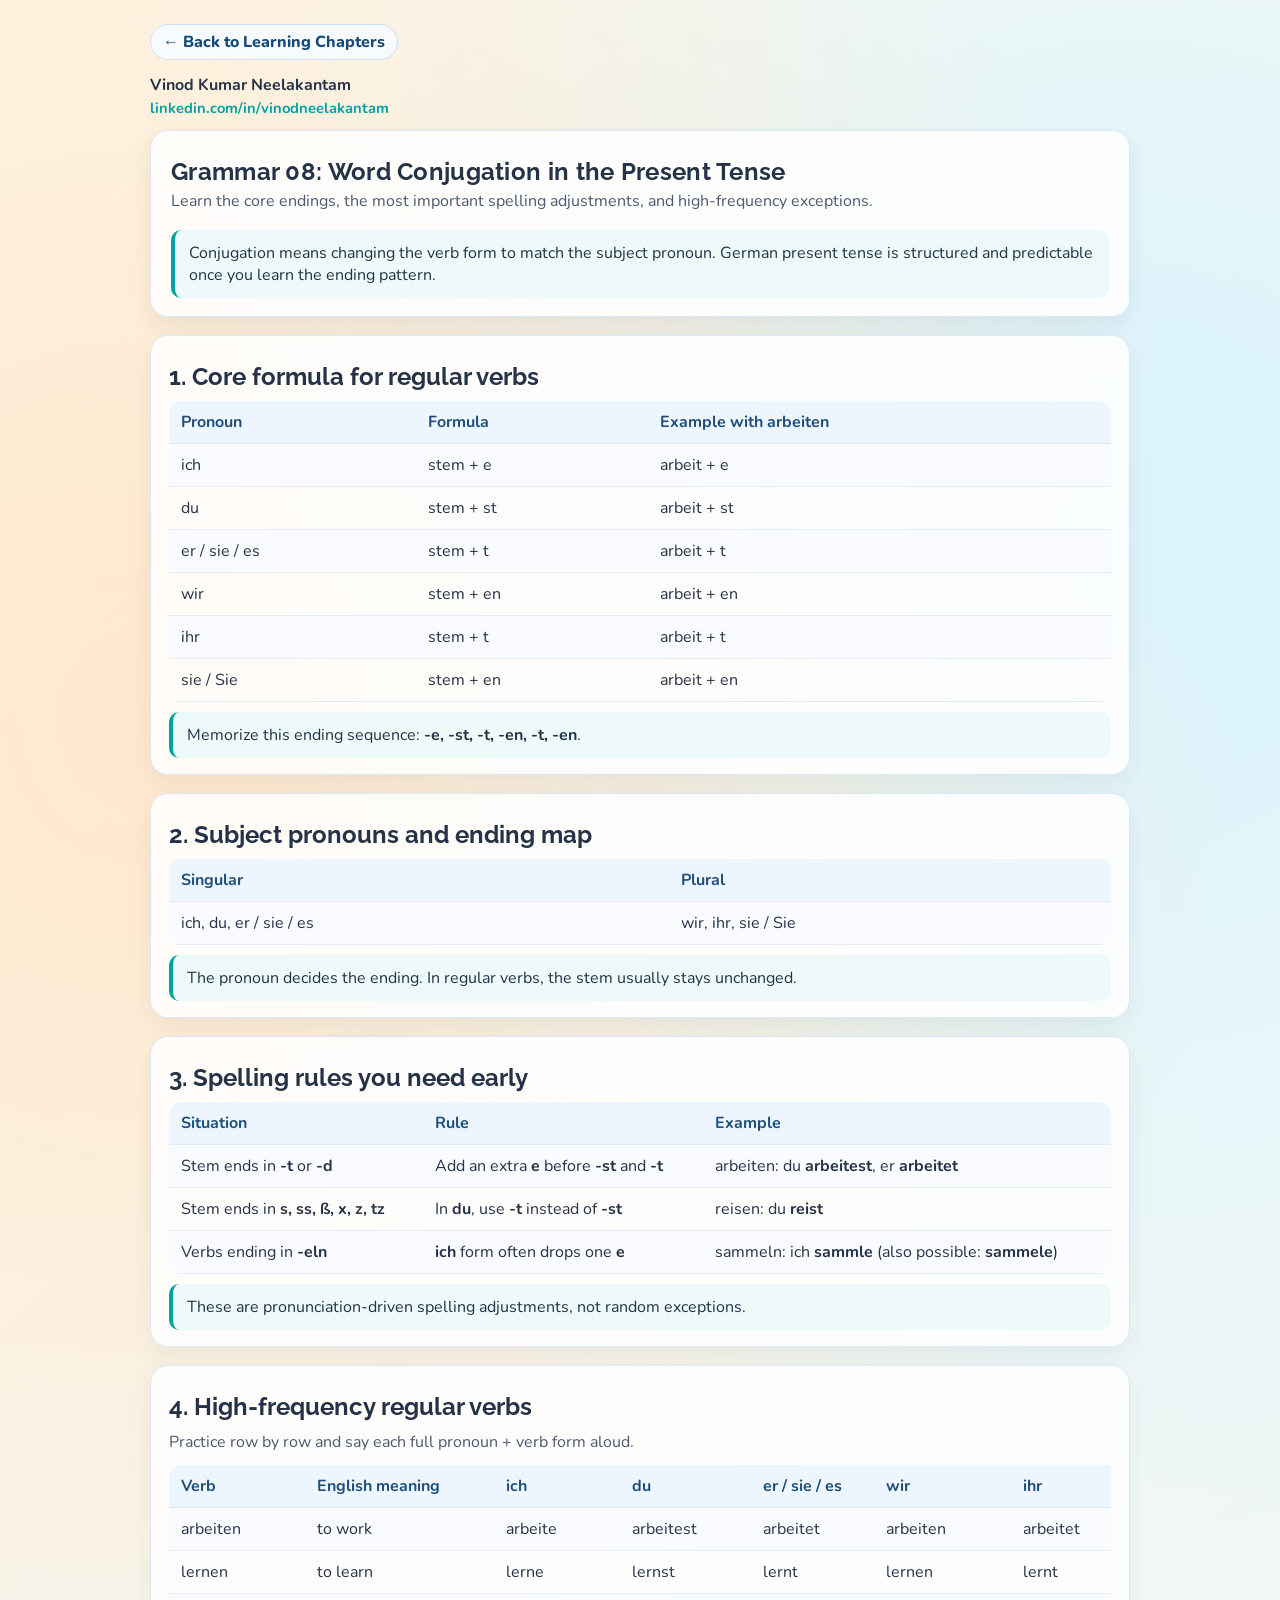
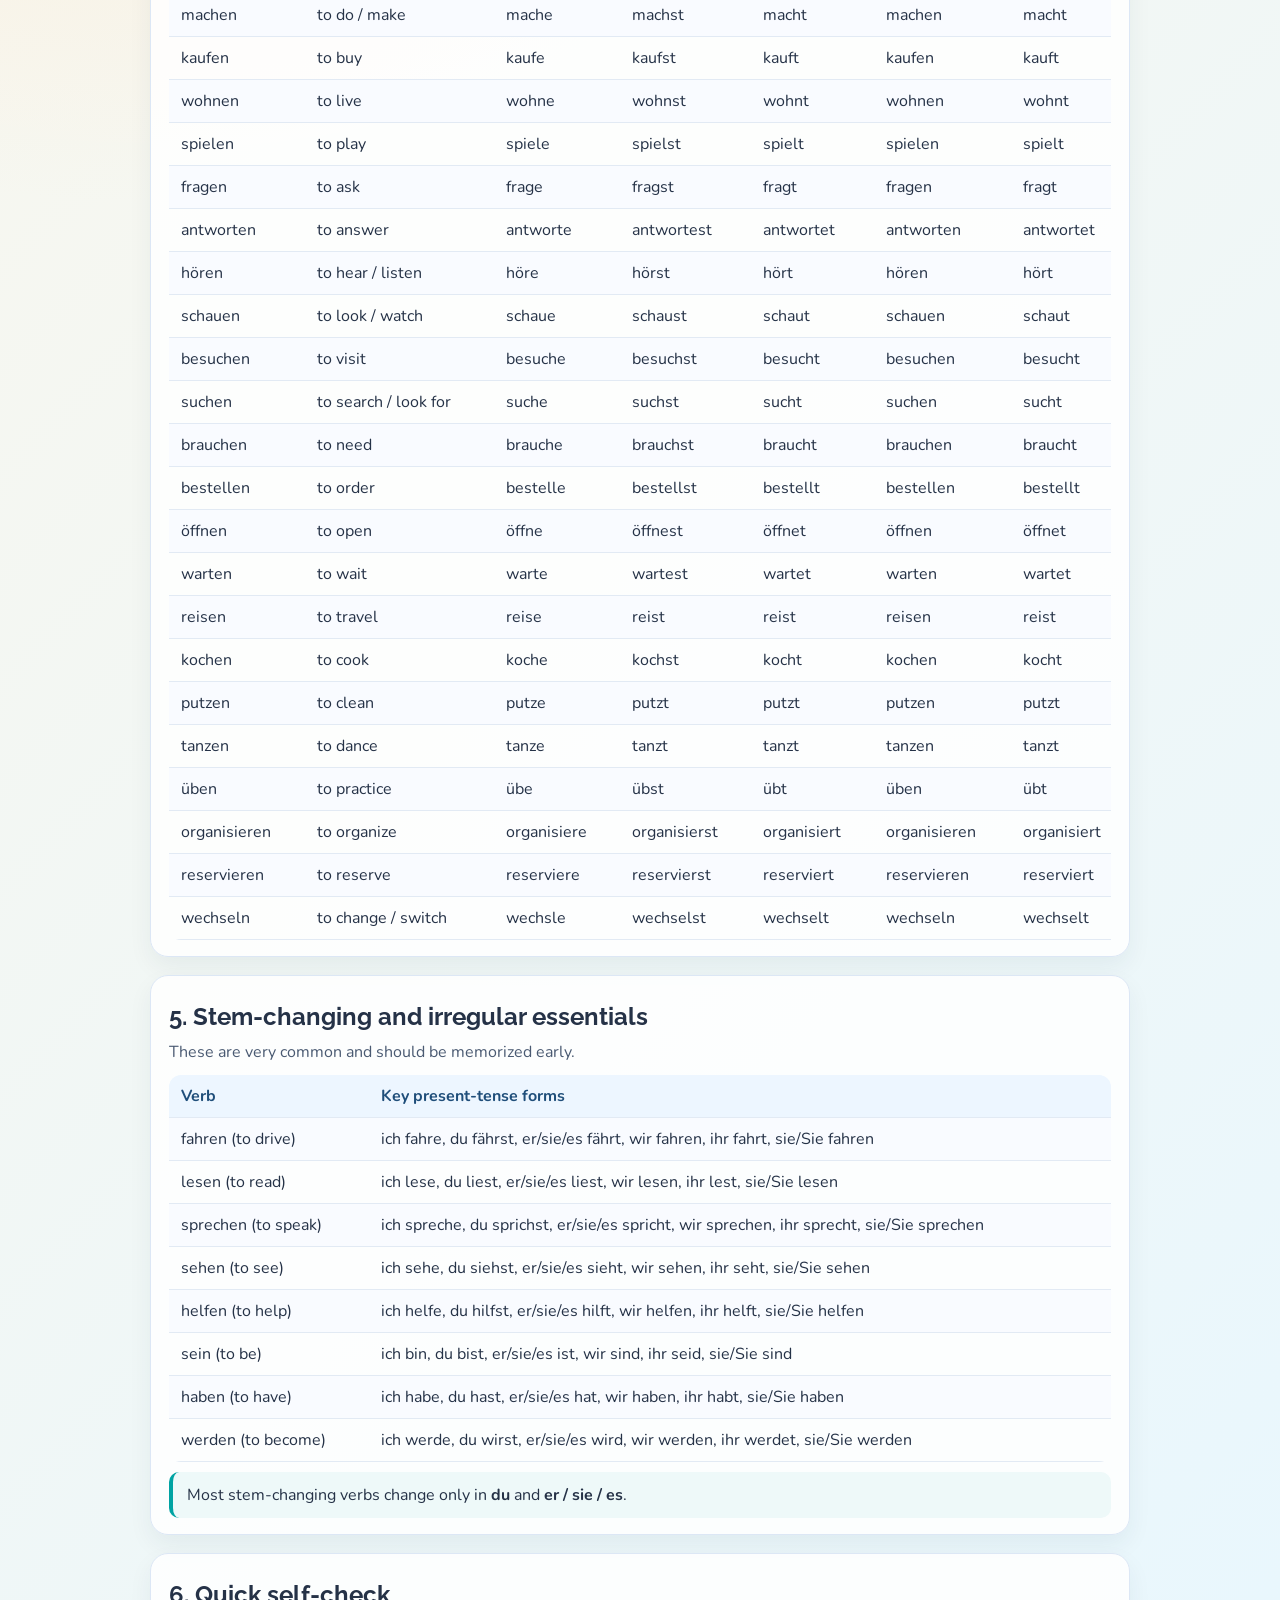
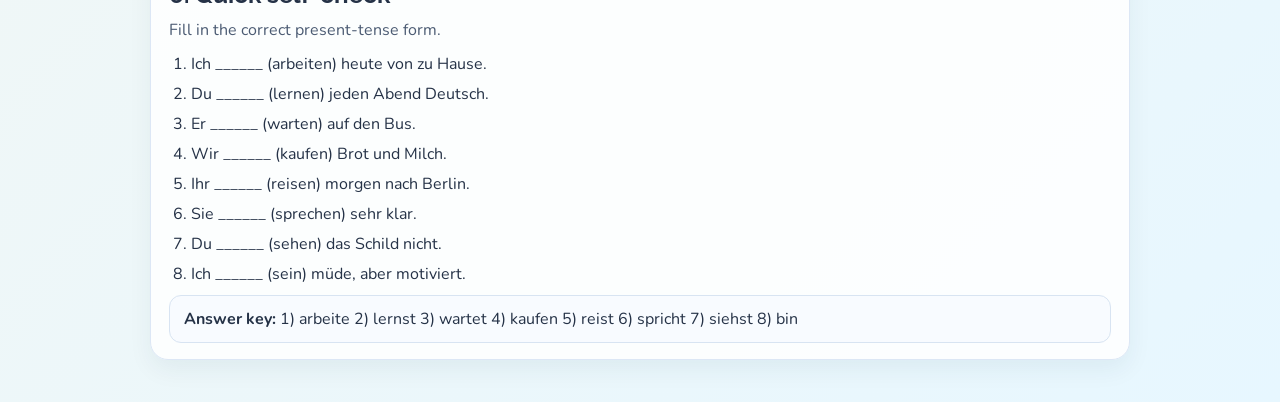
<file: Grammar/chapter-08-word-conjugation.html>
<!DOCTYPE html>
<html>
<head>
<meta charset="utf-8"/>
<title>Grammar 08 - Word Conjugation (Present Tense)</title>
<link href="../assets/app.css" rel="stylesheet"/>
<style>
.grammar-page {
  max-width: 980px;
  margin: 0 auto;
}

.grammar-hero {
  padding: 18px 20px;
  background: rgba(255,255,255,0.86);
  border: 1px solid var(--line);
  border-radius: 18px;
  box-shadow: 0 10px 24px rgba(20, 45, 75, 0.08);
  margin-bottom: 18px;
}

.grammar-section {
  margin-bottom: 18px;
  padding: 16px 18px;
  background: rgba(255,255,255,0.86);
  border: 1px solid var(--line);
  border-radius: 18px;
  box-shadow: 0 10px 24px rgba(20, 45, 75, 0.06);
}

.formula-grid,
.pronoun-grid,
.example-grid,
.verb-grid {
  display: grid;
  gap: 10px;
}

.formula-grid {
  grid-template-columns: repeat(auto-fit, minmax(220px, 1fr));
}

.pronoun-grid {
  grid-template-columns: repeat(auto-fit, minmax(180px, 1fr));
}

.formula-card,
.pronoun-card,
.example-card,
.verb-card {
  border: 1px solid #d8e4f2;
  border-radius: 14px;
  padding: 12px 14px;
  background: #f8fbff;
}

.formula-card strong,
.pronoun-card strong,
.example-card strong,
.verb-card strong {
  display: block;
  margin-bottom: 4px;
  color: #1f4e7a;
}

.verb-grid {
  grid-template-columns: repeat(auto-fit, minmax(140px, 1fr));
}

.verb-card {
  text-align: center;
  font-weight: 700;
}

.note-box {
  margin-top: 10px;
  padding: 12px 14px;
  border-left: 4px solid var(--accent-2);
  background: #eef9f9;
  border-radius: 10px;
}

.mini-table {
  width: 100%;
  border-collapse: collapse;
  overflow: hidden;
  border-radius: 12px;
}

.mini-table th,
.mini-table td {
  padding: 10px 12px;
  border-bottom: 1px solid #e2eaf4;
  text-align: left;
}

.mini-table th {
  background: #edf6ff;
  color: #1f4e7a;
}

.mini-table tbody tr:nth-child(odd) {
  background: #f9fbff;
}

.table-scroll {
  overflow-x: auto;
}

.verb-conjugation-table {
  min-width: 1100px;
}

.verb-conjugation-table th,
.verb-conjugation-table td {
  white-space: nowrap;
}

.exercise-list {
  margin: 0;
  padding-left: 22px;
}

.exercise-list li {
  margin-bottom: 8px;
}

.answer-key {
  margin-top: 10px;
  padding: 12px 14px;
  border: 1px solid #d8e4f2;
  border-radius: 12px;
  background: #f8fbff;
}

.answer-key p {
  margin: 0;
}
</style>
</head>
<body>
<main class="main-shell grammar-page">
<a class="back-home" href="../index.html">← Back to Learning Chapters</a>
<div class="signature">
<strong>Vinod Kumar Neelakantam</strong>
<a href="https://www.linkedin.com/in/vinodneelakantam/" rel="noopener" target="_blank">linkedin.com/in/vinodneelakantam</a>
</div>

<section class="grammar-hero">
<h1>Grammar 08: Word Conjugation in the Present Tense</h1>
<p class="subtitle">Learn the core endings, the most important spelling adjustments, and high-frequency exceptions.</p>
<div class="note-box">
Conjugation means changing the verb form to match the subject pronoun.
German present tense is structured and predictable once you learn the ending pattern.
</div>
</section>

<section class="grammar-section">
<h2 class="section-title">1. Core formula for regular verbs</h2>
<table class="mini-table">
<thead>
<tr>
<th>Pronoun</th>
<th>Formula</th>
<th>Example with arbeiten</th>
</tr>
</thead>
<tbody>
<tr>
<td>ich</td>
<td>stem + e</td>
<td>arbeit + e</td>
</tr>
<tr>
<td>du</td>
<td>stem + st</td>
<td>arbeit + st</td>
</tr>
<tr>
<td>er / sie / es</td>
<td>stem + t</td>
<td>arbeit + t</td>
</tr>
<tr>
<td>wir</td>
<td>stem + en</td>
<td>arbeit + en</td>
</tr>
<tr>
<td>ihr</td>
<td>stem + t</td>
<td>arbeit + t</td>
</tr>
<tr>
<td>sie / Sie</td>
<td>stem + en</td>
<td>arbeit + en</td>
</tr>
</tbody>
</table>
<div class="note-box">Memorize this ending sequence: <strong>-e, -st, -t, -en, -t, -en</strong>.</div>
</section>

<section class="grammar-section">
<h2 class="section-title">2. Subject pronouns and ending map</h2>
<table class="mini-table">
<thead>
<tr><th>Singular</th><th>Plural</th></tr>
</thead>
<tbody>
<tr><td>ich, du, er / sie / es</td><td>wir, ihr, sie / Sie</td></tr>
</tbody>
</table>
<div class="note-box">The pronoun decides the ending. In regular verbs, the stem usually stays unchanged.</div>
</section>

<section class="grammar-section">
<h2 class="section-title">3. Spelling rules you need early</h2>
<div class="table-scroll">
<table class="mini-table">
<thead>
<tr>
<th>Situation</th>
<th>Rule</th>
<th>Example</th>
</tr>
</thead>
<tbody>
<tr>
<td>Stem ends in <strong>-t</strong> or <strong>-d</strong></td>
<td>Add an extra <strong>e</strong> before <strong>-st</strong> and <strong>-t</strong></td>
<td>arbeiten: du <strong>arbeitest</strong>, er <strong>arbeitet</strong></td>
</tr>
<tr>
<td>Stem ends in <strong>s, ss, ß, x, z, tz</strong></td>
<td>In <strong>du</strong>, use <strong>-t</strong> instead of <strong>-st</strong></td>
<td>reisen: du <strong>reist</strong></td>
</tr>
<tr>
<td>Verbs ending in <strong>-eln</strong></td>
<td><strong>ich</strong> form often drops one <strong>e</strong></td>
<td>sammeln: ich <strong>sammle</strong> (also possible: <strong>sammele</strong>)</td>
</tr>
</tbody>
</table>
</div>
<div class="note-box">These are pronunciation-driven spelling adjustments, not random exceptions.</div>
</section>

<section class="grammar-section">
<h2 class="section-title">4. High-frequency regular verbs</h2>
<p class="subtitle compact">Practice row by row and say each full pronoun + verb form aloud.</p>
<div class="table-scroll">
<table class="mini-table verb-conjugation-table" id="common-regular-verbs-table">
<thead>
<tr>
<th>Verb</th>
<th>English meaning</th>
<th>ich</th>
<th>du</th>
<th>er / sie / es</th>
<th>wir</th>
<th>ihr</th>
<th>sie / Sie</th>
</tr>
</thead>
<tbody>
<tr><td>arbeiten</td><td>to work</td><td>arbeite</td><td>arbeitest</td><td>arbeitet</td><td>arbeiten</td><td>arbeitet</td><td>arbeiten</td></tr>
<tr><td>lernen</td><td>to learn</td><td>lerne</td><td>lernst</td><td>lernt</td><td>lernen</td><td>lernt</td><td>lernen</td></tr>
<tr><td>machen</td><td>to do / make</td><td>mache</td><td>machst</td><td>macht</td><td>machen</td><td>macht</td><td>machen</td></tr>
<tr><td>kaufen</td><td>to buy</td><td>kaufe</td><td>kaufst</td><td>kauft</td><td>kaufen</td><td>kauft</td><td>kaufen</td></tr>
<tr><td>wohnen</td><td>to live</td><td>wohne</td><td>wohnst</td><td>wohnt</td><td>wohnen</td><td>wohnt</td><td>wohnen</td></tr>
<tr><td>spielen</td><td>to play</td><td>spiele</td><td>spielst</td><td>spielt</td><td>spielen</td><td>spielt</td><td>spielen</td></tr>
<tr><td>fragen</td><td>to ask</td><td>frage</td><td>fragst</td><td>fragt</td><td>fragen</td><td>fragt</td><td>fragen</td></tr>
<tr><td>antworten</td><td>to answer</td><td>antworte</td><td>antwortest</td><td>antwortet</td><td>antworten</td><td>antwortet</td><td>antworten</td></tr>
<tr><td>hören</td><td>to hear / listen</td><td>höre</td><td>hörst</td><td>hört</td><td>hören</td><td>hört</td><td>hören</td></tr>
<tr><td>schauen</td><td>to look / watch</td><td>schaue</td><td>schaust</td><td>schaut</td><td>schauen</td><td>schaut</td><td>schauen</td></tr>
<tr><td>besuchen</td><td>to visit</td><td>besuche</td><td>besuchst</td><td>besucht</td><td>besuchen</td><td>besucht</td><td>besuchen</td></tr>
<tr><td>suchen</td><td>to search / look for</td><td>suche</td><td>suchst</td><td>sucht</td><td>suchen</td><td>sucht</td><td>suchen</td></tr>
<tr><td>brauchen</td><td>to need</td><td>brauche</td><td>brauchst</td><td>braucht</td><td>brauchen</td><td>braucht</td><td>brauchen</td></tr>
<tr><td>bestellen</td><td>to order</td><td>bestelle</td><td>bestellst</td><td>bestellt</td><td>bestellen</td><td>bestellt</td><td>bestellen</td></tr>
<tr><td>öffnen</td><td>to open</td><td>öffne</td><td>öffnest</td><td>öffnet</td><td>öffnen</td><td>öffnet</td><td>öffnen</td></tr>
<tr><td>warten</td><td>to wait</td><td>warte</td><td>wartest</td><td>wartet</td><td>warten</td><td>wartet</td><td>warten</td></tr>
<tr><td>reisen</td><td>to travel</td><td>reise</td><td>reist</td><td>reist</td><td>reisen</td><td>reist</td><td>reisen</td></tr>
<tr><td>kochen</td><td>to cook</td><td>koche</td><td>kochst</td><td>kocht</td><td>kochen</td><td>kocht</td><td>kochen</td></tr>
<tr><td>putzen</td><td>to clean</td><td>putze</td><td>putzt</td><td>putzt</td><td>putzen</td><td>putzt</td><td>putzen</td></tr>
<tr><td>tanzen</td><td>to dance</td><td>tanze</td><td>tanzt</td><td>tanzt</td><td>tanzen</td><td>tanzt</td><td>tanzen</td></tr>
<tr><td>üben</td><td>to practice</td><td>übe</td><td>übst</td><td>übt</td><td>üben</td><td>übt</td><td>üben</td></tr>
<tr><td>organisieren</td><td>to organize</td><td>organisiere</td><td>organisierst</td><td>organisiert</td><td>organisieren</td><td>organisiert</td><td>organisieren</td></tr>
<tr><td>reservieren</td><td>to reserve</td><td>reserviere</td><td>reservierst</td><td>reserviert</td><td>reservieren</td><td>reserviert</td><td>reservieren</td></tr>
<tr><td>wechseln</td><td>to change / switch</td><td>wechsle</td><td>wechselst</td><td>wechselt</td><td>wechseln</td><td>wechselt</td><td>wechseln</td></tr>
</tbody>
</table>
</div>
</section>

<section class="grammar-section">
<h2 class="section-title">5. Stem-changing and irregular essentials</h2>
<p class="subtitle compact">These are very common and should be memorized early.</p>
<div class="table-scroll">
<table class="mini-table">
<thead>
<tr>
<th>Verb</th>
<th>Key present-tense forms</th>
</tr>
</thead>
<tbody>
<tr><td>fahren (to drive)</td><td>ich fahre, du fährst, er/sie/es fährt, wir fahren, ihr fahrt, sie/Sie fahren</td></tr>
<tr><td>lesen (to read)</td><td>ich lese, du liest, er/sie/es liest, wir lesen, ihr lest, sie/Sie lesen</td></tr>
<tr><td>sprechen (to speak)</td><td>ich spreche, du sprichst, er/sie/es spricht, wir sprechen, ihr sprecht, sie/Sie sprechen</td></tr>
<tr><td>sehen (to see)</td><td>ich sehe, du siehst, er/sie/es sieht, wir sehen, ihr seht, sie/Sie sehen</td></tr>
<tr><td>helfen (to help)</td><td>ich helfe, du hilfst, er/sie/es hilft, wir helfen, ihr helft, sie/Sie helfen</td></tr>
<tr><td>sein (to be)</td><td>ich bin, du bist, er/sie/es ist, wir sind, ihr seid, sie/Sie sind</td></tr>
<tr><td>haben (to have)</td><td>ich habe, du hast, er/sie/es hat, wir haben, ihr habt, sie/Sie haben</td></tr>
<tr><td>werden (to become)</td><td>ich werde, du wirst, er/sie/es wird, wir werden, ihr werdet, sie/Sie werden</td></tr>
</tbody>
</table>
</div>
<div class="note-box">Most stem-changing verbs change only in <strong>du</strong> and <strong>er / sie / es</strong>.</div>
</section>

<section class="grammar-section">
<h2 class="section-title">6. Quick self-check</h2>
<p class="subtitle compact">Fill in the correct present-tense form.</p>
<ol class="exercise-list">
<li>Ich ______ (arbeiten) heute von zu Hause.</li>
<li>Du ______ (lernen) jeden Abend Deutsch.</li>
<li>Er ______ (warten) auf den Bus.</li>
<li>Wir ______ (kaufen) Brot und Milch.</li>
<li>Ihr ______ (reisen) morgen nach Berlin.</li>
<li>Sie ______ (sprechen) sehr klar.</li>
<li>Du ______ (sehen) das Schild nicht.</li>
<li>Ich ______ (sein) müde, aber motiviert.</li>
</ol>
<div class="answer-key">
<p><strong>Answer key:</strong> 1) arbeite 2) lernst 3) wartet 4) kaufen 5) reist 6) spricht 7) siehst 8) bin</p>
</div>
</section>
</main>
</body>
</html>
</file>
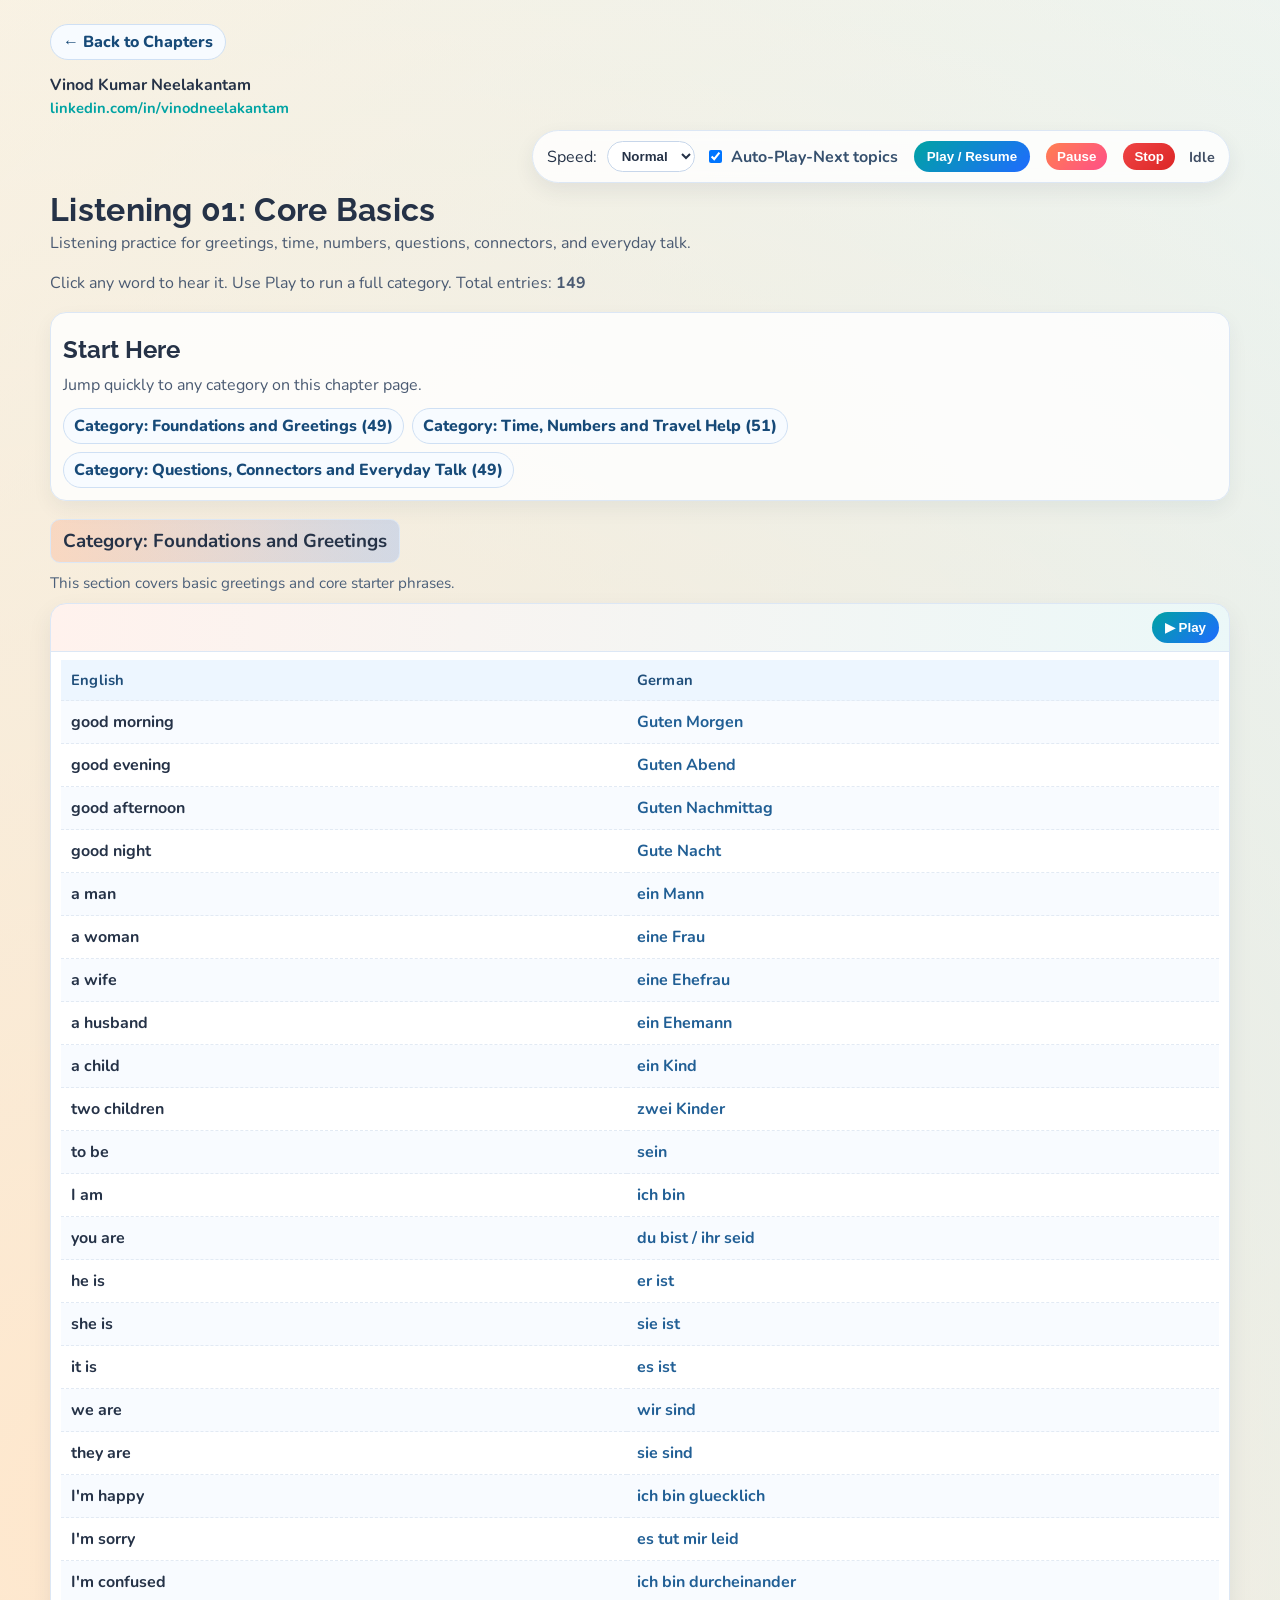
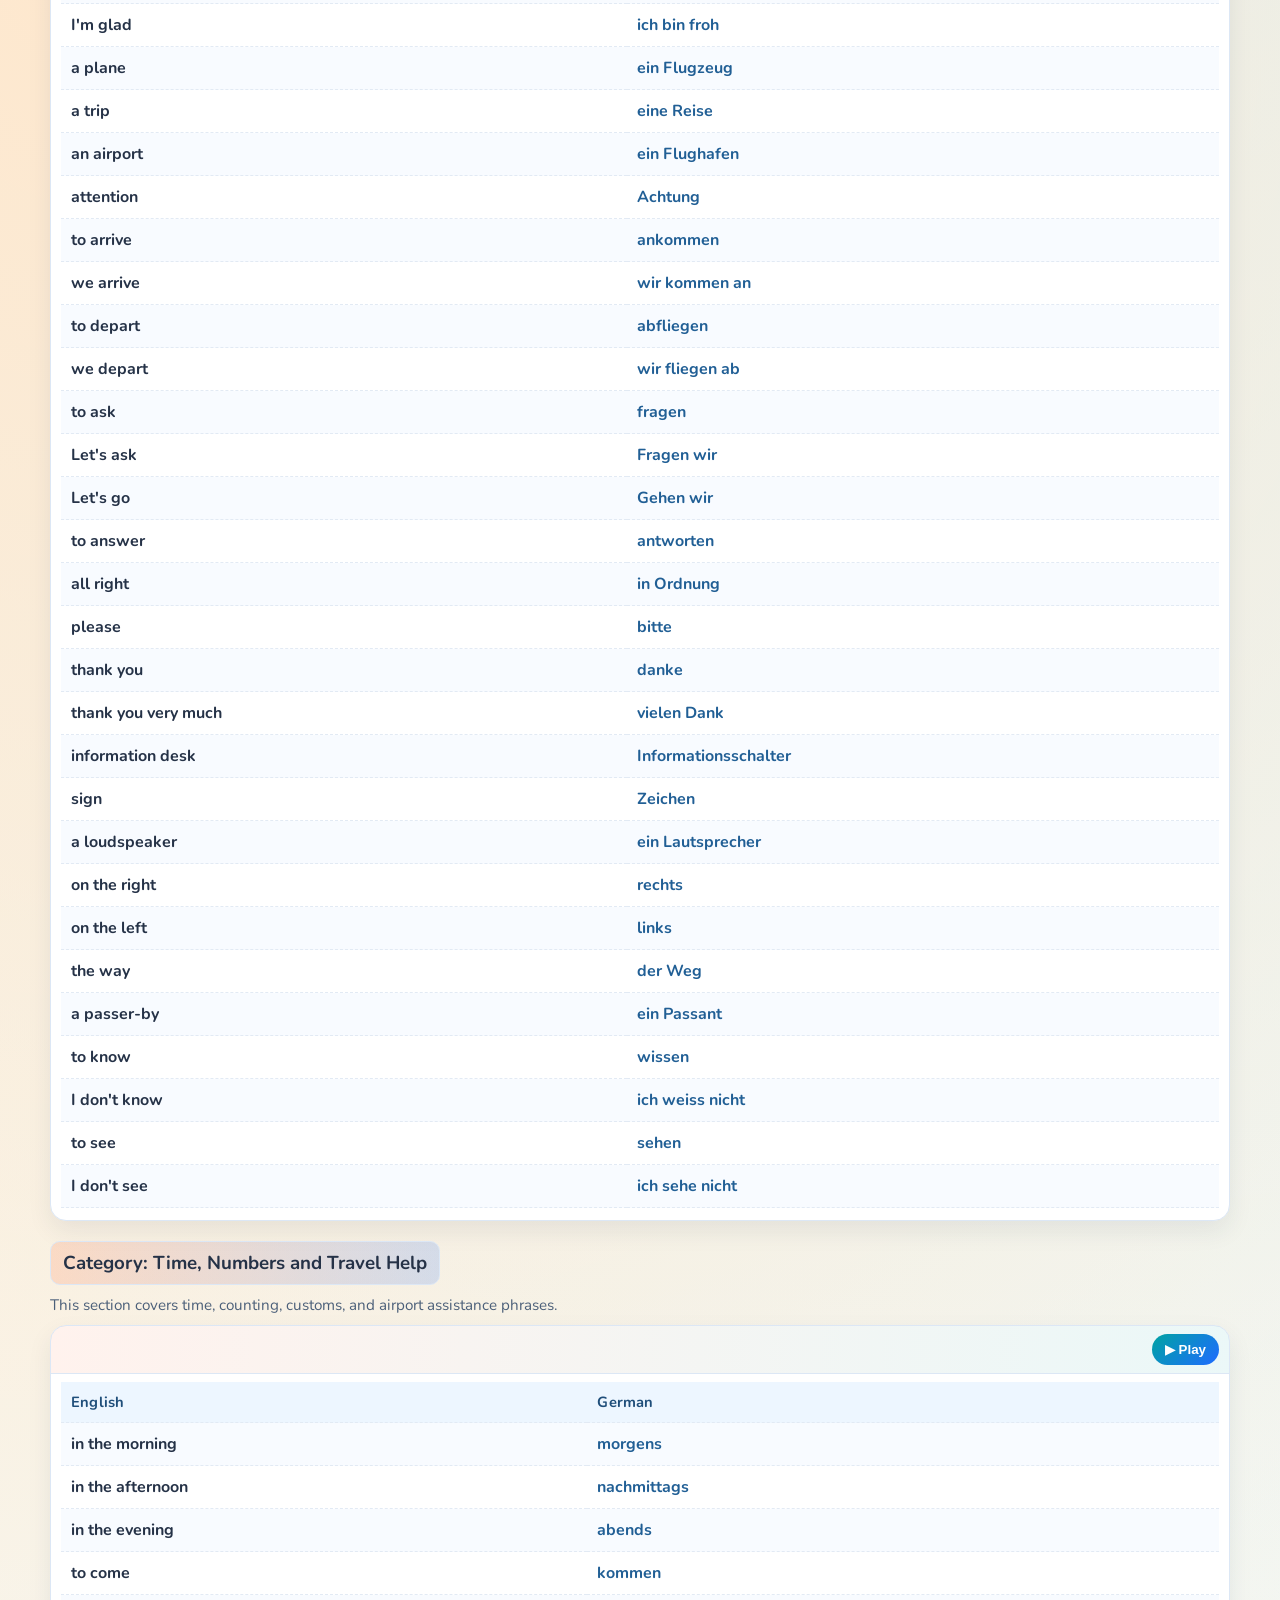
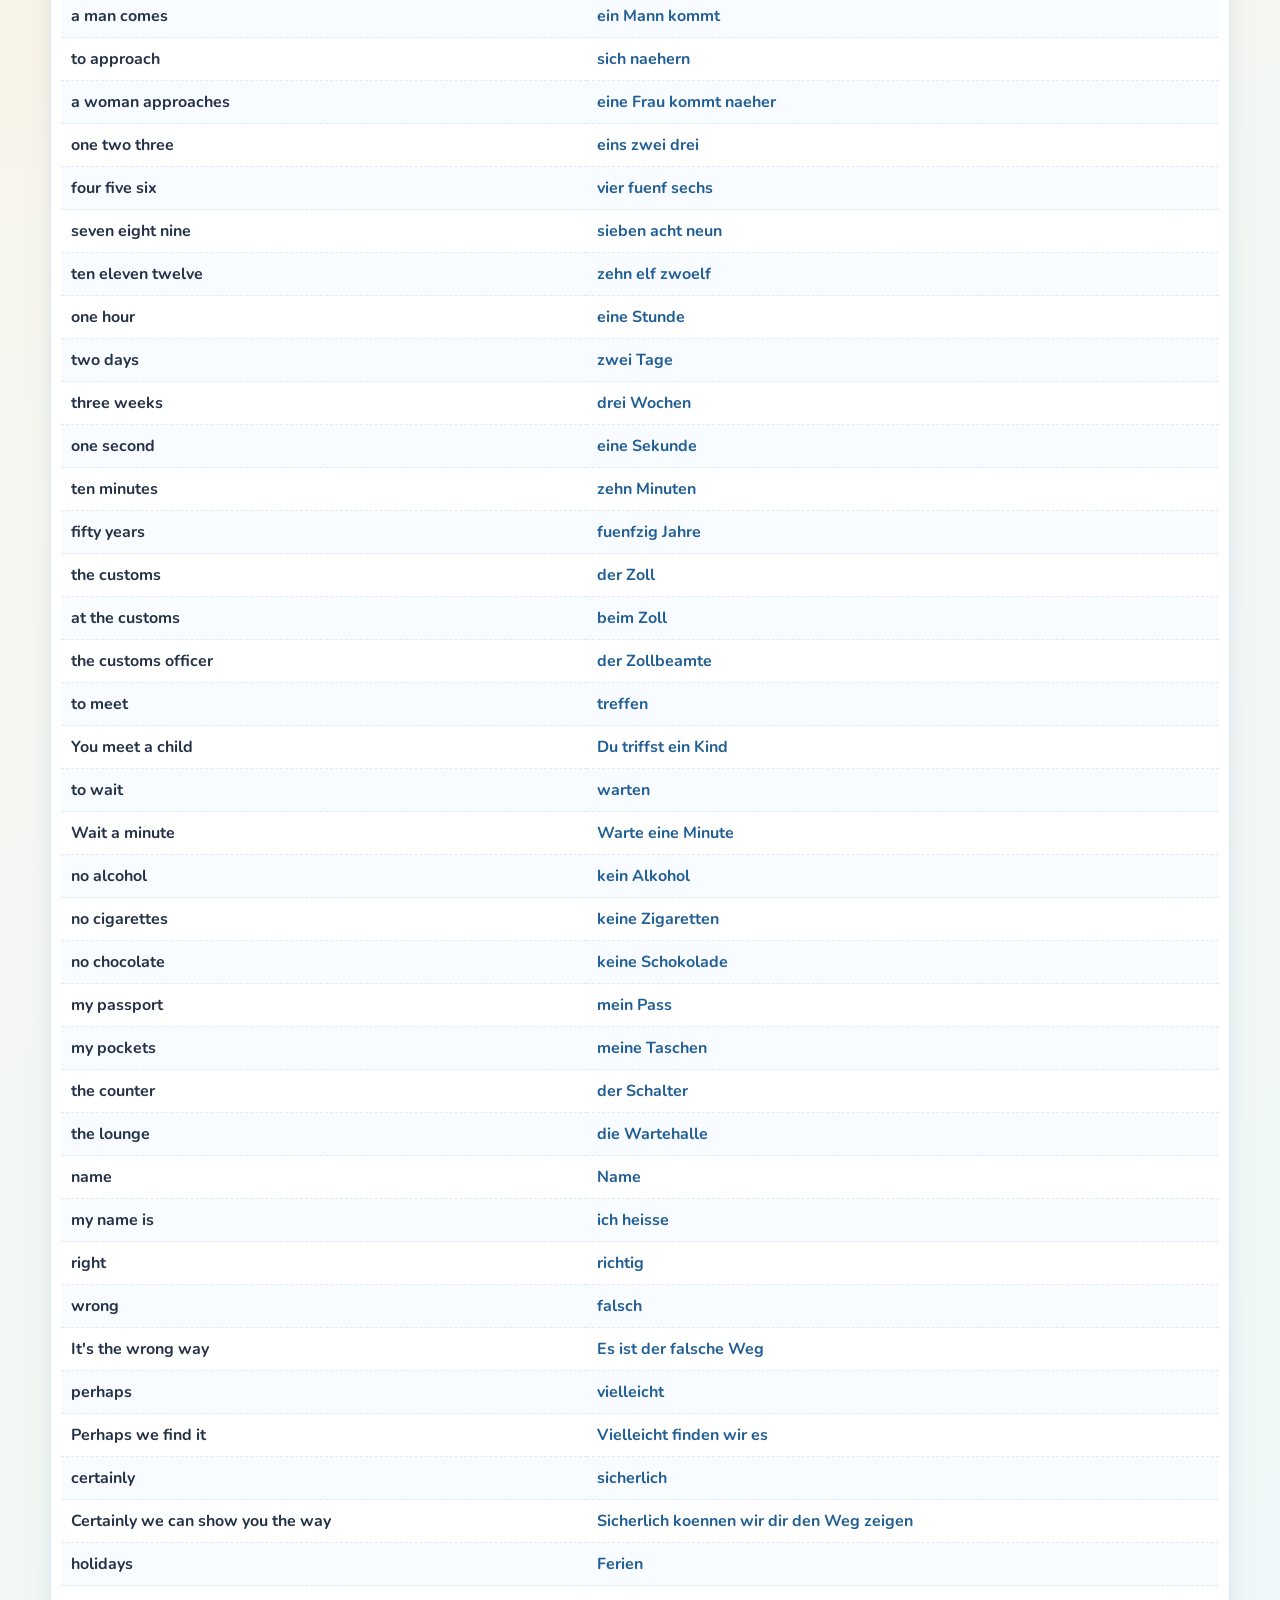
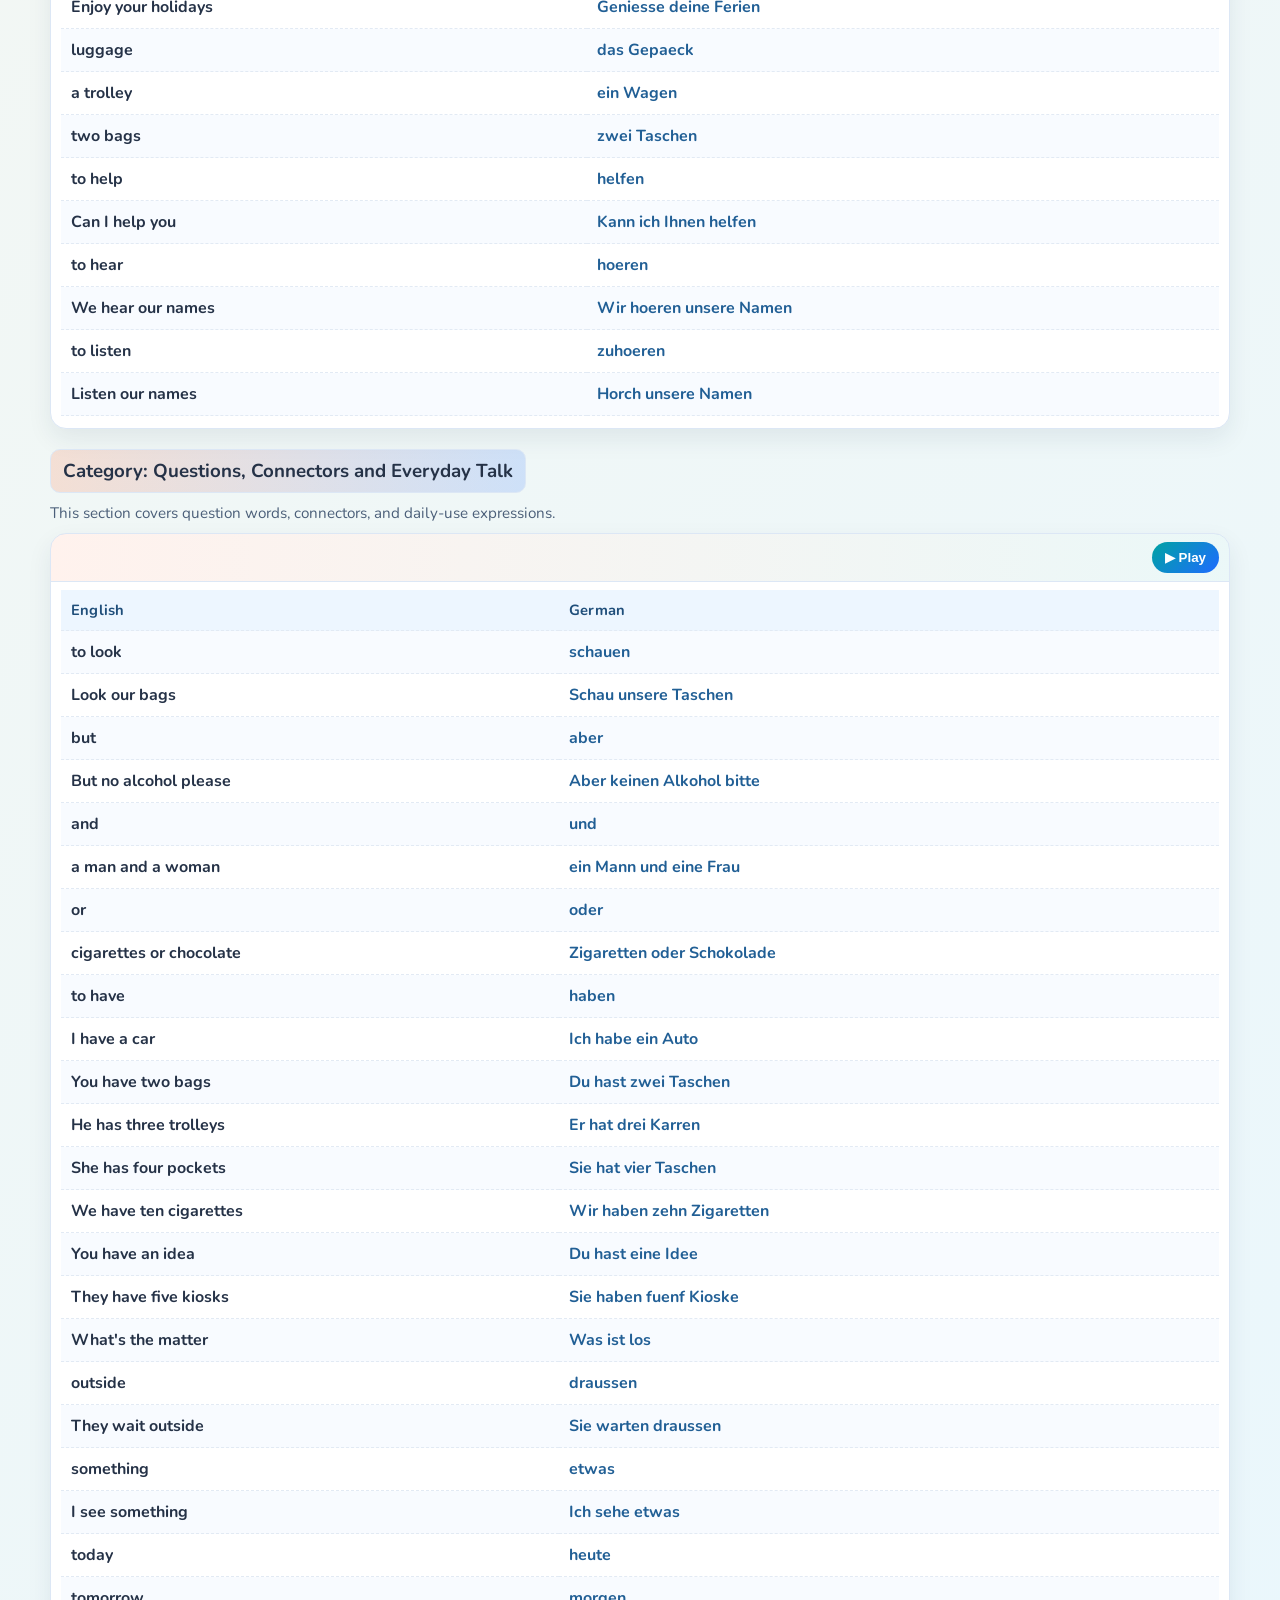
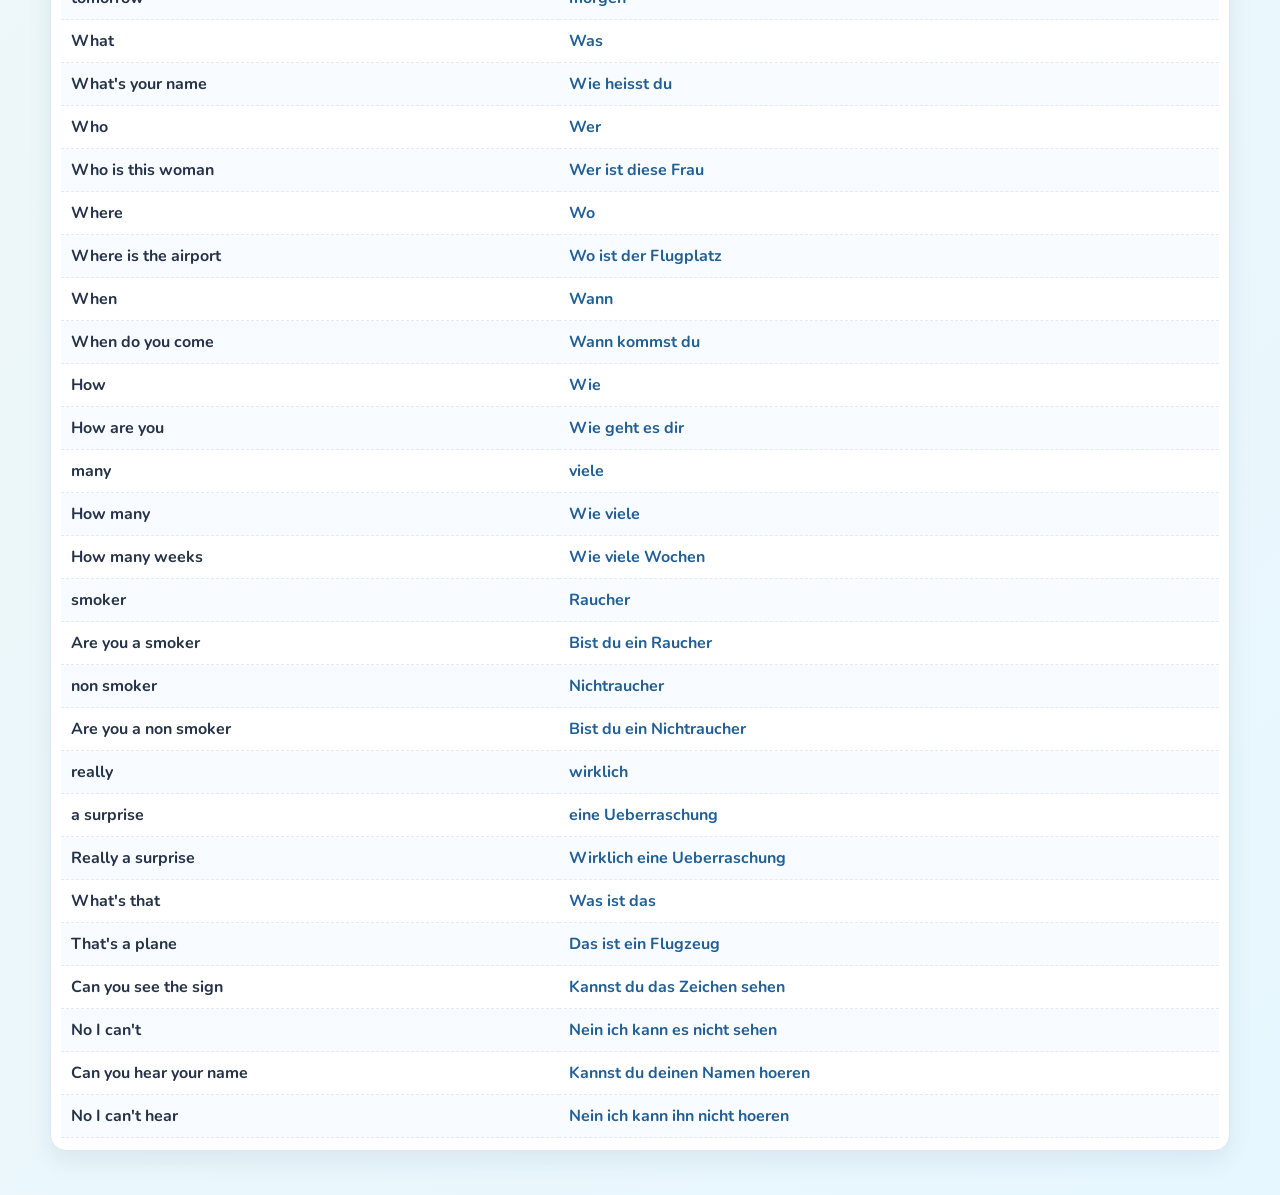
<file: Listening/chapter-01-core-basics.html>
<!DOCTYPE html>
<html>
<head>
<meta charset="UTF-8">
<title>Listening 01 - Core Basics</title>
<link rel="stylesheet" href="../assets/app.css">
</head>
<body>
<main class="main-shell">
<a class="back-home" href="../index.html">← Back to Chapters</a>

<div class="signature">
  <strong id="signatureName"></strong>
  <a id="signatureLink" target="_blank" rel="noopener"></a>
</div>

<div class="topbar">
Speed:
<select onchange="setSpeed(this.value)">
<option value="0.5">Slow</option>
<option value="1.0" selected>Normal</option>
<option value="1.5">Fast</option>
</select>
<label style="display:inline-flex;align-items:center;gap:6px;font-weight:700;color:#36506e;">
<input type="checkbox" checked onchange="setAutoPlayNext(this.checked)">
Auto-Play-Next topics
</label>
<button class="play-btn" onclick="handlePlaybackAction('play')">Play / Resume</button>
<button onclick="handlePlaybackAction('pause')">Pause</button>
<button class="stop-btn" onclick="handlePlaybackAction('stop')">Stop</button>
<span id="playbackStatus" class="playback-status">Idle</span>
</div>

<h1 id="appTitle"></h1>
<p id="appSubtitle" class="subtitle"></p>
<p class="subtitle">Click any word to hear it. Use Play to run a full category. Total entries: <strong id="totalCount">0</strong></p>

<section class="topic-preface">
  <h2 class="section-title">Start Here</h2>
  <p class="subtitle compact">Jump quickly to any category on this chapter page.</p>
  <div id="topicPrefaceLinks" class="topic-links"></div>
  <div id="rolePlayPrefaceLinks" class="topic-links"></div>
</section>

<div id="lessonsContainer"></div>
<section id="rolePlaySection" style="display:none;">
  <h2 class="section-title">Role Play Scenarios</h2>
  <p class="subtitle">Play practical conversations for daily immigrant and tourist situations.</p>
  <div id="rolePlayContainer" class="scenario-grid"></div>
</section>
</main>

<script>
window.CHAPTER_CONFIG = {
  title: 'Listening 01: Core Basics',
  subtitle: 'Listening practice for greetings, time, numbers, questions, connectors, and everyday talk.',
  signature: {
    name: 'Vinod Kumar Neelakantam',
    linkText: 'linkedin.com/in/vinodneelakantam',
    linkHref: 'https://www.linkedin.com/in/vinodneelakantam/'
  },
  categoryDescriptions: {
    'Category: Foundations and Greetings': 'This section covers basic greetings and core starter phrases.',
    'Category: Time, Numbers and Travel Help': 'This section covers time, counting, customs, and airport assistance phrases.',
    'Category: Questions, Connectors and Everyday Talk': 'This section covers question words, connectors, and daily-use expressions.'
  },
  categories: [
    {
      title: 'Category: Foundations and Greetings',
      description: 'This section covers basic greetings and core starter phrases.',
      lessons: [
        {
          name: 'Lesson 1.6',
          entries: [
            ['good morning','Guten Morgen'],
            ['good evening','Guten Abend'],
            ['good afternoon','Guten Nachmittag'],
            ['good night','Gute Nacht'],
            ['a man','ein Mann'],
            ['a woman','eine Frau'],
            ['a wife','eine Ehefrau'],
            ['a husband','ein Ehemann'],
            ['a child','ein Kind'],
            ['two children','zwei Kinder'],
            ['to be','sein'],
            ['I am','ich bin'],
            ['you are','du bist / ihr seid'],
            ['he is','er ist'],
            ['she is','sie ist'],
            ['it is','es ist'],
            ['we are','wir sind'],
            ['they are','sie sind'],
            ["I'm happy",'ich bin gluecklich'],
            ["I'm sorry",'es tut mir leid'],
            ["I'm confused",'ich bin durcheinander'],
            ["I'm glad",'ich bin froh'],
            ['a plane','ein Flugzeug'],
            ['a trip','eine Reise'],
            ['an airport','ein Flughafen'],
            ['attention','Achtung'],
            ['to arrive','ankommen'],
            ['we arrive','wir kommen an'],
            ['to depart','abfliegen'],
            ['we depart','wir fliegen ab'],
            ['to ask','fragen'],
            ["Let's ask",'Fragen wir'],
            ["Let's go",'Gehen wir'],
            ['to answer','antworten'],
            ['all right','in Ordnung'],
            ['please','bitte'],
            ['thank you','danke'],
            ['thank you very much','vielen Dank'],
            ['information desk','Informationsschalter'],
            ['sign','Zeichen'],
            ['a loudspeaker','ein Lautsprecher'],
            ['on the right','rechts'],
            ['on the left','links'],
            ['the way','der Weg'],
            ['a passer-by','ein Passant'],
            ['to know','wissen'],
            ["I don't know",'ich weiss nicht'],
            ['to see','sehen'],
            ["I don't see",'ich sehe nicht']
          ]
        }
      ]
    },
    {
      title: 'Category: Time, Numbers and Travel Help',
      description: 'This section covers time, counting, customs, and airport assistance phrases.',
      lessons: [
        {
          name: 'Lesson 1.7',
          entries: [
            ['in the morning','morgens'],
            ['in the afternoon','nachmittags'],
            ['in the evening','abends'],
            ['to come','kommen'],
            ['a man comes','ein Mann kommt'],
            ['to approach','sich naehern'],
            ['a woman approaches','eine Frau kommt naeher'],
            ['one two three','eins zwei drei'],
            ['four five six','vier fuenf sechs'],
            ['seven eight nine','sieben acht neun'],
            ['ten eleven twelve','zehn elf zwoelf'],
            ['one hour','eine Stunde'],
            ['two days','zwei Tage'],
            ['three weeks','drei Wochen'],
            ['one second','eine Sekunde'],
            ['ten minutes','zehn Minuten'],
            ['fifty years','fuenfzig Jahre'],
            ['the customs','der Zoll'],
            ['at the customs','beim Zoll'],
            ['the customs officer','der Zollbeamte'],
            ['to meet','treffen'],
            ['You meet a child','Du triffst ein Kind'],
            ['to wait','warten'],
            ['Wait a minute','Warte eine Minute'],
            ['no alcohol','kein Alkohol'],
            ['no cigarettes','keine Zigaretten'],
            ['no chocolate','keine Schokolade'],
            ['my passport','mein Pass'],
            ['my pockets','meine Taschen'],
            ['the counter','der Schalter'],
            ['the lounge','die Wartehalle'],
            ['name','Name'],
            ['my name is','ich heisse'],
            ['right','richtig'],
            ['wrong','falsch'],
            ["It's the wrong way",'Es ist der falsche Weg'],
            ['perhaps','vielleicht'],
            ['Perhaps we find it','Vielleicht finden wir es'],
            ['certainly','sicherlich'],
            ['Certainly we can show you the way','Sicherlich koennen wir dir den Weg zeigen'],
            ['holidays','Ferien'],
            ['Enjoy your holidays','Geniesse deine Ferien'],
            ['luggage','das Gepaeck'],
            ['a trolley','ein Wagen'],
            ['two bags','zwei Taschen'],
            ['to help','helfen'],
            ['Can I help you','Kann ich Ihnen helfen'],
            ['to hear','hoeren'],
            ['We hear our names','Wir hoeren unsere Namen'],
            ['to listen','zuhoeren'],
            ['Listen our names','Horch unsere Namen']
          ]
        }
      ]
    },
    {
      title: 'Category: Questions, Connectors and Everyday Talk',
      description: 'This section covers question words, connectors, and daily-use expressions.',
      lessons: [
        {
          name: 'Lesson 1.8',
          entries: [
            ['to look','schauen'],
            ['Look our bags','Schau unsere Taschen'],
            ['but','aber'],
            ['But no alcohol please','Aber keinen Alkohol bitte'],
            ['and','und'],
            ['a man and a woman','ein Mann und eine Frau'],
            ['or','oder'],
            ['cigarettes or chocolate','Zigaretten oder Schokolade'],
            ['to have','haben'],
            ['I have a car','Ich habe ein Auto'],
            ['You have two bags','Du hast zwei Taschen'],
            ['He has three trolleys','Er hat drei Karren'],
            ['She has four pockets','Sie hat vier Taschen'],
            ['We have ten cigarettes','Wir haben zehn Zigaretten'],
            ['You have an idea','Du hast eine Idee'],
            ['They have five kiosks','Sie haben fuenf Kioske'],
            ["What's the matter",'Was ist los'],
            ['outside','draussen'],
            ['They wait outside','Sie warten draussen'],
            ['something','etwas'],
            ['I see something','Ich sehe etwas'],
            ['today','heute'],
            ['tomorrow','morgen'],
            ['What','Was'],
            ["What's your name",'Wie heisst du'],
            ['Who','Wer'],
            ['Who is this woman','Wer ist diese Frau'],
            ['Where','Wo'],
            ['Where is the airport','Wo ist der Flugplatz'],
            ['When','Wann'],
            ['When do you come','Wann kommst du'],
            ['How','Wie'],
            ['How are you','Wie geht es dir'],
            ['many','viele'],
            ['How many','Wie viele'],
            ['How many weeks','Wie viele Wochen'],
            ['smoker','Raucher'],
            ['Are you a smoker','Bist du ein Raucher'],
            ['non smoker','Nichtraucher'],
            ['Are you a non smoker','Bist du ein Nichtraucher'],
            ['really','wirklich'],
            ['a surprise','eine Ueberraschung'],
            ['Really a surprise','Wirklich eine Ueberraschung'],
            ["What's that",'Was ist das'],
            ["That's a plane",'Das ist ein Flugzeug'],
            ['Can you see the sign','Kannst du das Zeichen sehen'],
            ["No I can't",'Nein ich kann es nicht sehen'],
            ['Can you hear your name','Kannst du deinen Namen hoeren'],
            ["No I can't hear",'Nein ich kann ihn nicht hoeren']
          ]
        }
      ]
    }
  ]
};
</script>
<script src="../assets/chapter.js"></script>
</body>
</html>
</file>
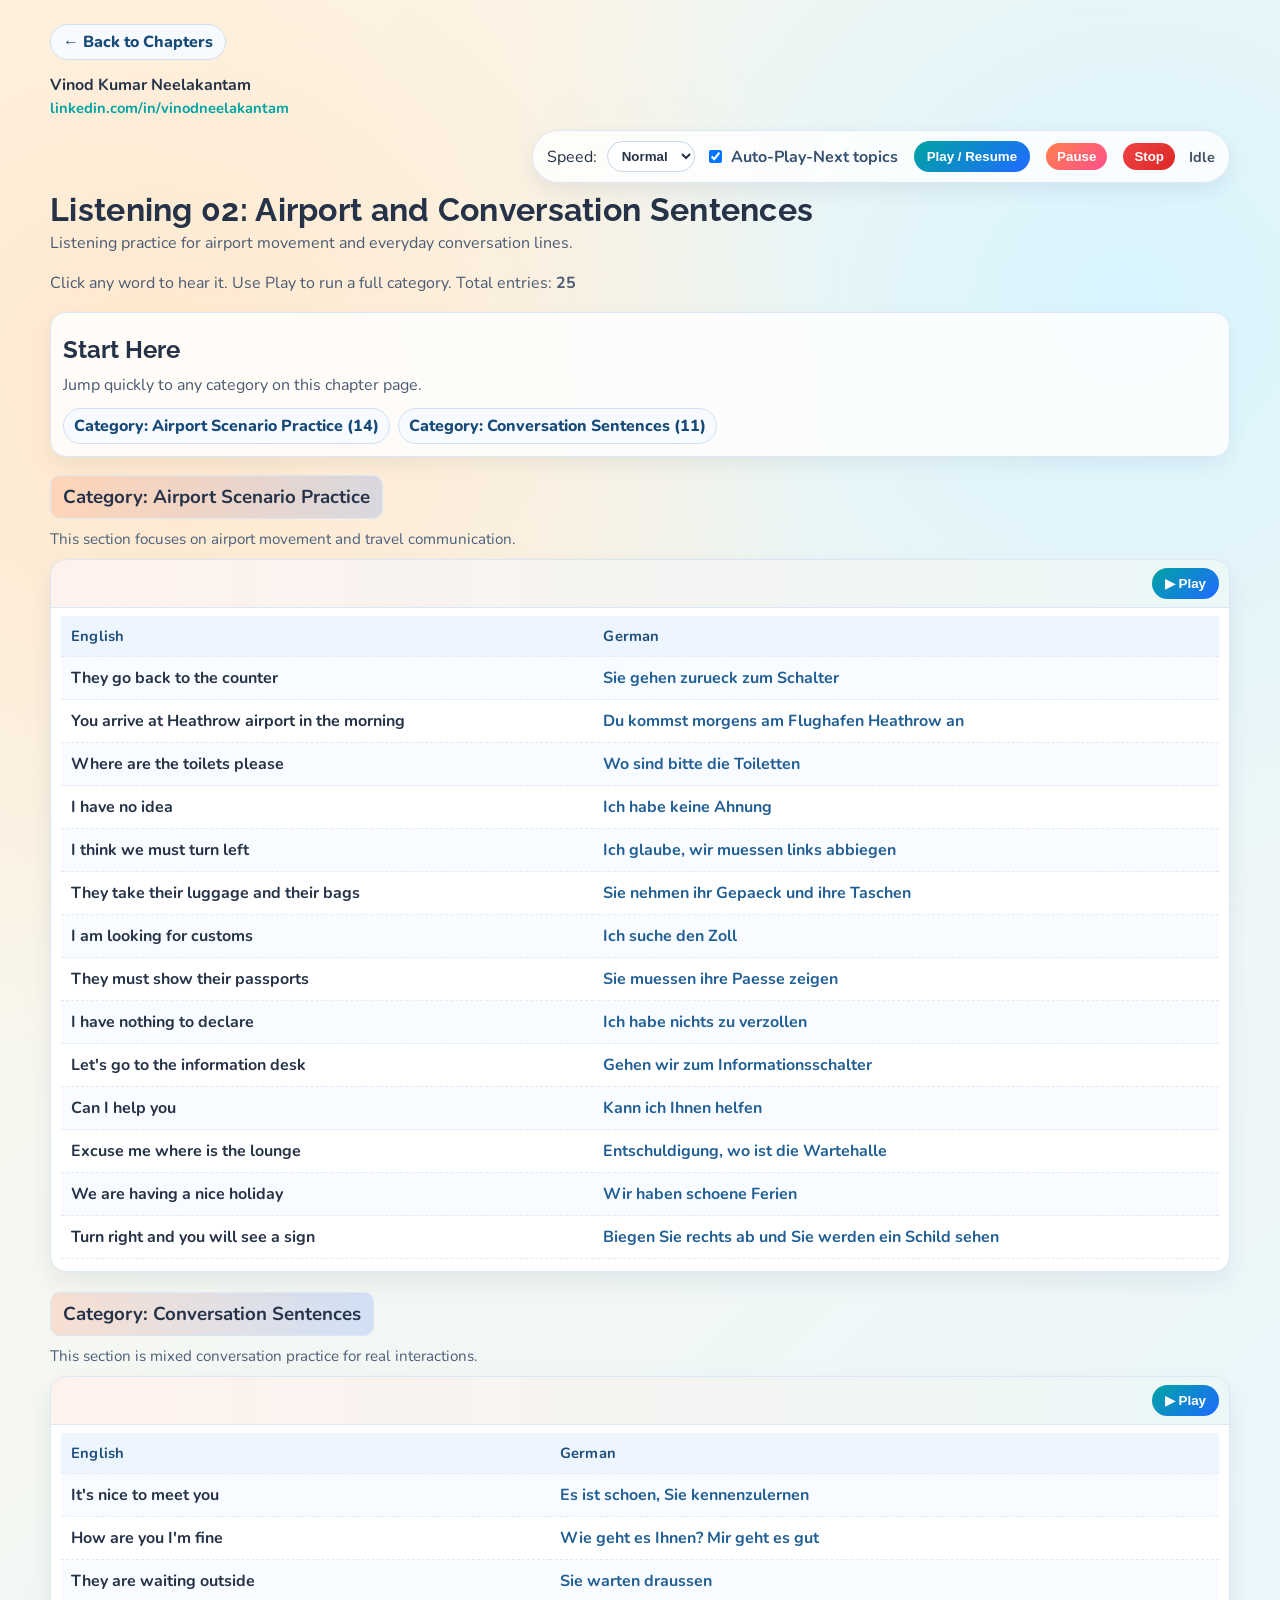
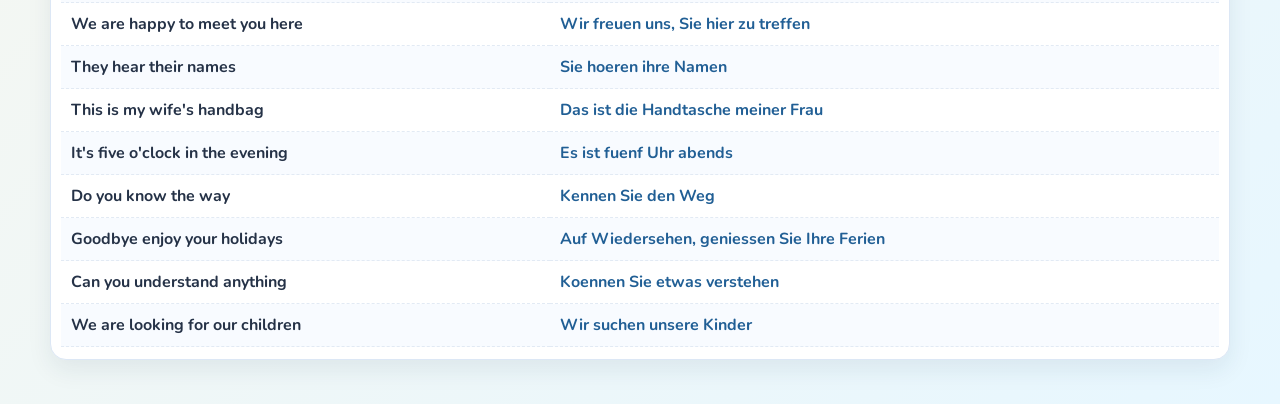
<file: Listening/chapter-02-airport-and-conversations.html>
<!DOCTYPE html>
<html>
<head>
<meta charset="UTF-8">
<title>Listening 02 - Airport and Conversations</title>
<link rel="stylesheet" href="../assets/app.css">
</head>
<body>
<main class="main-shell">
<a class="back-home" href="../index.html">← Back to Chapters</a>

<div class="signature">
  <strong id="signatureName"></strong>
  <a id="signatureLink" target="_blank" rel="noopener"></a>
</div>

<div class="topbar">
Speed:
<select onchange="setSpeed(this.value)">
<option value="0.5">Slow</option>
<option value="1.0" selected>Normal</option>
<option value="1.5">Fast</option>
</select>
<label style="display:inline-flex;align-items:center;gap:6px;font-weight:700;color:#36506e;">
<input type="checkbox" checked onchange="setAutoPlayNext(this.checked)">
Auto-Play-Next topics
</label>
<button class="play-btn" onclick="handlePlaybackAction('play')">Play / Resume</button>
<button onclick="handlePlaybackAction('pause')">Pause</button>
<button class="stop-btn" onclick="handlePlaybackAction('stop')">Stop</button>
<span id="playbackStatus" class="playback-status">Idle</span>
</div>

<h1 id="appTitle"></h1>
<p id="appSubtitle" class="subtitle"></p>
<p class="subtitle">Click any word to hear it. Use Play to run a full category. Total entries: <strong id="totalCount">0</strong></p>

<section class="topic-preface">
  <h2 class="section-title">Start Here</h2>
  <p class="subtitle compact">Jump quickly to any category on this chapter page.</p>
  <div id="topicPrefaceLinks" class="topic-links"></div>
  <div id="rolePlayPrefaceLinks" class="topic-links"></div>
</section>

<div id="lessonsContainer"></div>
<section id="rolePlaySection" style="display:none;">
  <h2 class="section-title">Role Play Scenarios</h2>
  <p class="subtitle">Play practical conversations for daily immigrant and tourist situations.</p>
  <div id="rolePlayContainer" class="scenario-grid"></div>
</section>
</main>

<script>
window.CHAPTER_CONFIG = {
  title: 'Listening 02: Airport and Conversation Sentences',
  subtitle: 'Listening practice for airport movement and everyday conversation lines.',
  signature: {
    name: 'Vinod Kumar Neelakantam',
    linkText: 'linkedin.com/in/vinodneelakantam',
    linkHref: 'https://www.linkedin.com/in/vinodneelakantam/'
  },
  categoryDescriptions: {
    'Category: Airport Scenario Practice': 'This section focuses on airport movement and travel communication.',
    'Category: Conversation Sentences': 'This section is mixed conversation practice for real interactions.'
  },
  categories: [
    {
      title: 'Category: Airport Scenario Practice',
      description: 'This section focuses on airport movement and travel communication.',
      lessons: [
        {
          name: 'Lesson 1.9',
          entries: [
            ['They go back to the counter', 'Sie gehen zurueck zum Schalter'],
            ['You arrive at Heathrow airport in the morning', 'Du kommst morgens am Flughafen Heathrow an'],
            ['Where are the toilets please', 'Wo sind bitte die Toiletten'],
            ['I have no idea', 'Ich habe keine Ahnung'],
            ['I think we must turn left', 'Ich glaube, wir muessen links abbiegen'],
            ['They take their luggage and their bags', 'Sie nehmen ihr Gepaeck und ihre Taschen'],
            ['I am looking for customs', 'Ich suche den Zoll'],
            ['They must show their passports', 'Sie muessen ihre Paesse zeigen'],
            ['I have nothing to declare', 'Ich habe nichts zu verzollen'],
            ["Let's go to the information desk", 'Gehen wir zum Informationsschalter'],
            ['Can I help you', 'Kann ich Ihnen helfen'],
            ['Excuse me where is the lounge', 'Entschuldigung, wo ist die Wartehalle'],
            ['We are having a nice holiday', 'Wir haben schoene Ferien'],
            ['Turn right and you will see a sign', 'Biegen Sie rechts ab und Sie werden ein Schild sehen']
          ]
        }
      ]
    },
    {
      title: 'Category: Conversation Sentences',
      description: 'This section is mixed conversation practice for real interactions.',
      lessons: [
        {
          name: 'Lesson 1.10',
          entries: [
            ["It's nice to meet you", 'Es ist schoen, Sie kennenzulernen'],
            ["How are you I'm fine", 'Wie geht es Ihnen? Mir geht es gut'],
            ['They are waiting outside', 'Sie warten draussen'],
            ['We are happy to meet you here', 'Wir freuen uns, Sie hier zu treffen'],
            ['They hear their names', 'Sie hoeren ihre Namen'],
            ["This is my wife's handbag", 'Das ist die Handtasche meiner Frau'],
            ["It's five o\'clock in the evening", 'Es ist fuenf Uhr abends'],
            ['Do you know the way', 'Kennen Sie den Weg'],
            ['Goodbye enjoy your holidays', 'Auf Wiedersehen, geniessen Sie Ihre Ferien'],
            ['Can you understand anything', 'Koennen Sie etwas verstehen'],
            ['We are looking for our children', 'Wir suchen unsere Kinder']
          ]
        }
      ]
    }
  ]
};
</script>
<script src="../assets/chapter.js"></script>
</body>
</html>
</file>
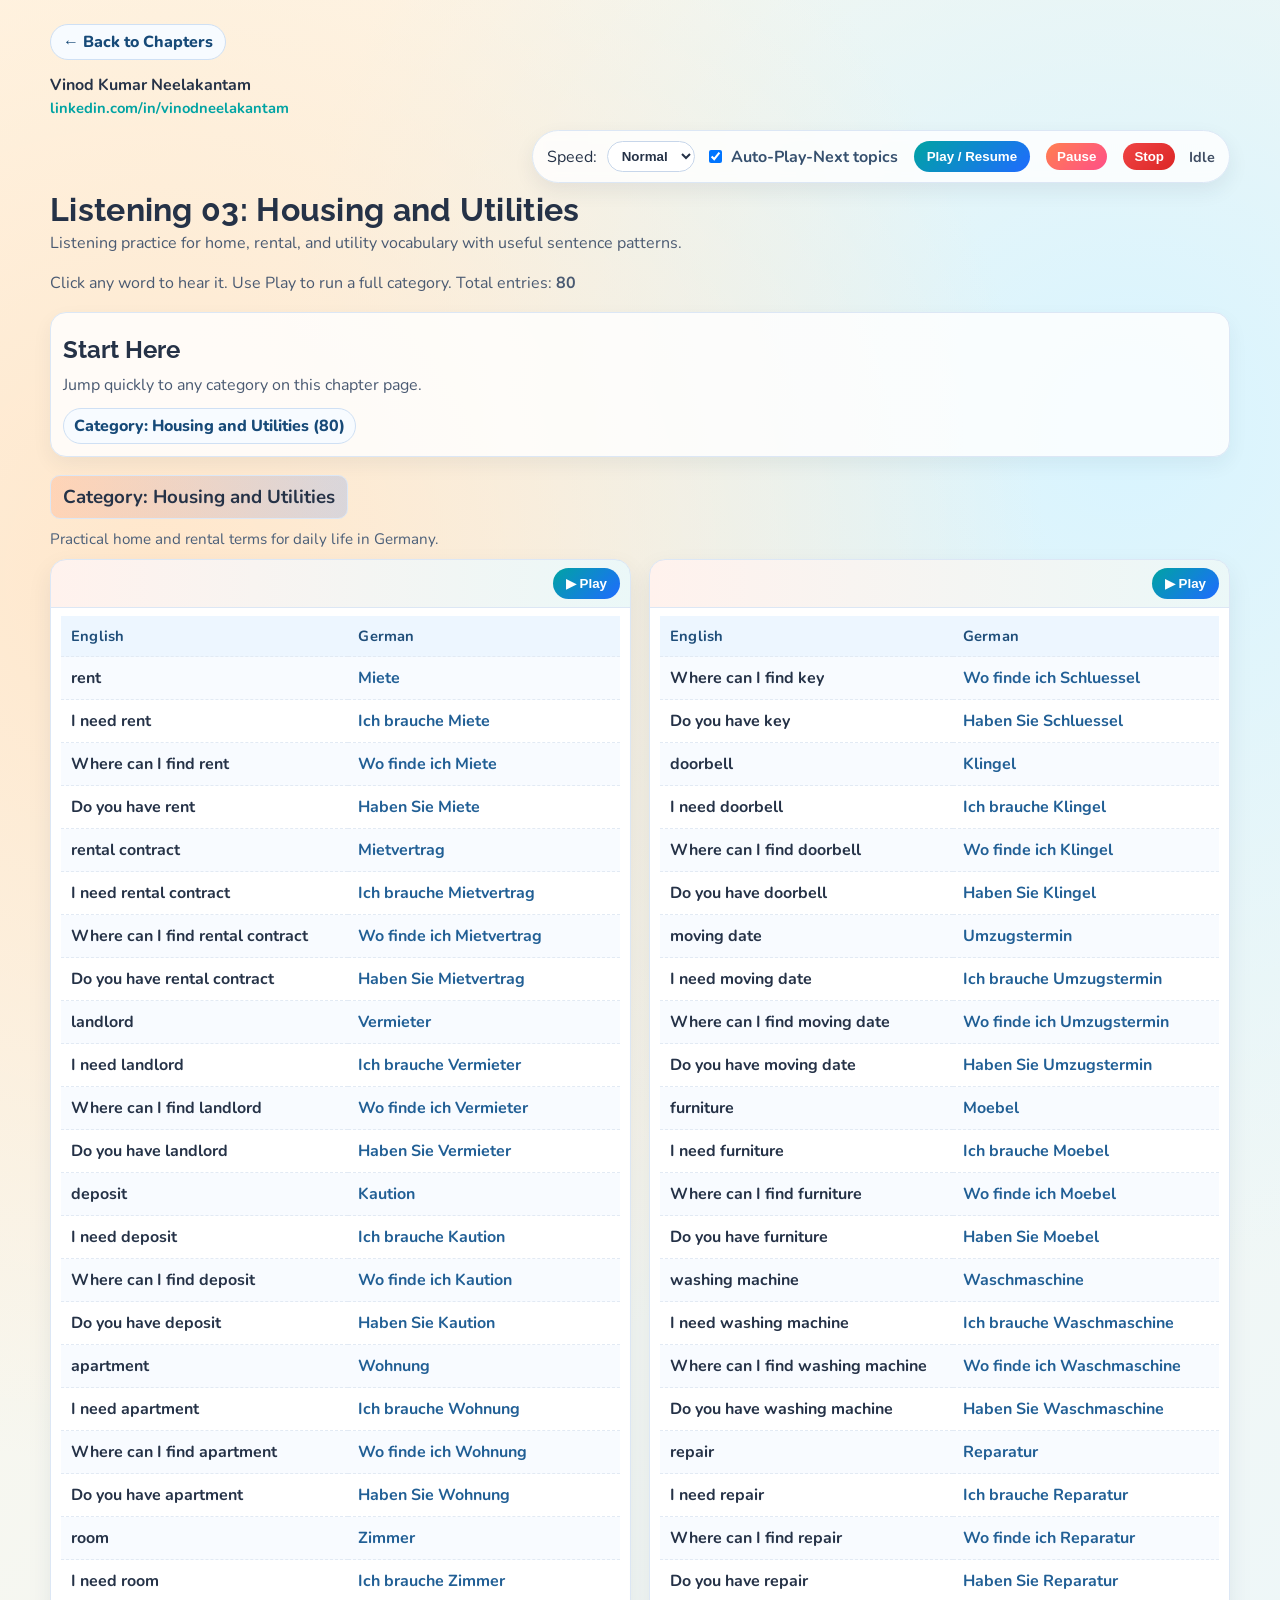
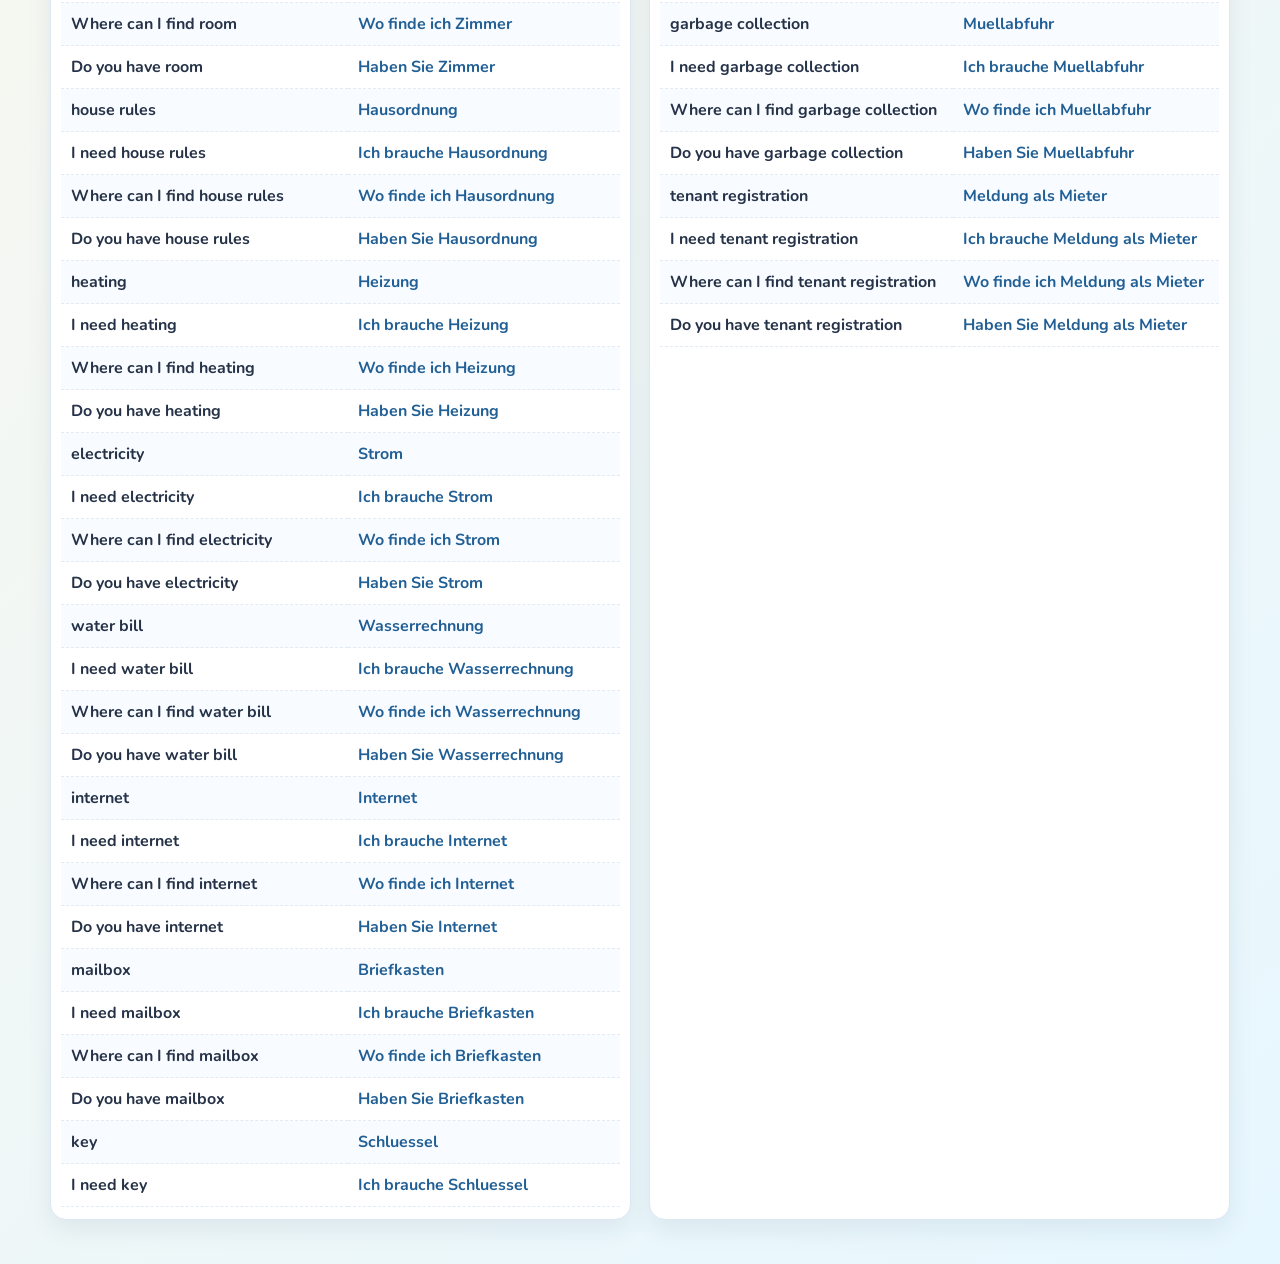
<file: Listening/chapter-03-housing-and-utilities.html>
<!DOCTYPE html>
<html>
<head>
<meta charset="UTF-8">
<title>Listening 03 - Housing and Utilities</title>
<link rel="stylesheet" href="../assets/app.css">
</head>
<body>
<main class="main-shell">
<a class="back-home" href="../index.html">← Back to Chapters</a>

<div class="signature">
  <strong id="signatureName"></strong>
  <a id="signatureLink" target="_blank" rel="noopener"></a>
</div>

<div class="topbar">
Speed:
<select onchange="setSpeed(this.value)">
<option value="0.5">Slow</option>
<option value="1.0" selected>Normal</option>
<option value="1.5">Fast</option>
</select>
<label style="display:inline-flex;align-items:center;gap:6px;font-weight:700;color:#36506e;">
<input type="checkbox" checked onchange="setAutoPlayNext(this.checked)">
Auto-Play-Next topics
</label>
<button class="play-btn" onclick="handlePlaybackAction('play')">Play / Resume</button>
<button onclick="handlePlaybackAction('pause')">Pause</button>
<button class="stop-btn" onclick="handlePlaybackAction('stop')">Stop</button>
<span id="playbackStatus" class="playback-status">Idle</span>
</div>

<h1 id="appTitle"></h1>
<p id="appSubtitle" class="subtitle"></p>
<p class="subtitle">Click any word to hear it. Use Play to run a full category. Total entries: <strong id="totalCount">0</strong></p>

<section class="topic-preface">
  <h2 class="section-title">Start Here</h2>
  <p class="subtitle compact">Jump quickly to any category on this chapter page.</p>
  <div id="topicPrefaceLinks" class="topic-links"></div>
  <div id="rolePlayPrefaceLinks" class="topic-links"></div>
</section>

<div id="lessonsContainer"></div>
<section id="rolePlaySection" style="display:none;">
  <h2 class="section-title">Role Play Scenarios</h2>
  <p class="subtitle">Play practical conversations for daily immigrant and tourist situations.</p>
  <div id="rolePlayContainer" class="scenario-grid"></div>
</section>
</main>

<script>
const immigrantTemplates = [
  ['I need {en}', 'Ich brauche {de}'],
  ['Where can I find {en}', 'Wo finde ich {de}'],
  ['Do you have {en}', 'Haben Sie {de}']
];

function buildLessons(topic, terms) {
  const expandedRows = [];
  terms.forEach(([en, de]) => {
    expandedRows.push([en, de]);
    immigrantTemplates.forEach(([enTemplate, deTemplate]) => {
      expandedRows.push([
        enTemplate.replace('{en}', en),
        deTemplate.replace('{de}', de)
      ]);
    });
  });

  const lessons = [];
  const chunkSize = 50;
  for (let i = 0; i < expandedRows.length; i += chunkSize) {
    lessons.push({
      name: `${topic} ${String(i / chunkSize + 1).padStart(2, '0')}`,
      entries: expandedRows.slice(i, i + chunkSize)
    });
  }
  return lessons;
}

window.CHAPTER_CONFIG = {
  title: 'Listening 03: Housing and Utilities',
  subtitle: 'Listening practice for home, rental, and utility vocabulary with useful sentence patterns.',
  signature: {
    name: 'Vinod Kumar Neelakantam',
    linkText: 'linkedin.com/in/vinodneelakantam',
    linkHref: 'https://www.linkedin.com/in/vinodneelakantam/'
  },
  categories: [
    {
      title: 'Category: Housing and Utilities',
      description: 'Practical home and rental terms for daily life in Germany.',
      lessons: buildLessons('Housing and Utilities', [
        ['rent', 'Miete'],
        ['rental contract', 'Mietvertrag'],
        ['landlord', 'Vermieter'],
        ['deposit', 'Kaution'],
        ['apartment', 'Wohnung'],
        ['room', 'Zimmer'],
        ['house rules', 'Hausordnung'],
        ['heating', 'Heizung'],
        ['electricity', 'Strom'],
        ['water bill', 'Wasserrechnung'],
        ['internet', 'Internet'],
        ['mailbox', 'Briefkasten'],
        ['key', 'Schluessel'],
        ['doorbell', 'Klingel'],
        ['moving date', 'Umzugstermin'],
        ['furniture', 'Moebel'],
        ['washing machine', 'Waschmaschine'],
        ['repair', 'Reparatur'],
        ['garbage collection', 'Muellabfuhr'],
        ['tenant registration', 'Meldung als Mieter']
      ])
    }
  ]
};
</script>
<script src="../assets/chapter.js"></script>
</body>
</html>
</file>
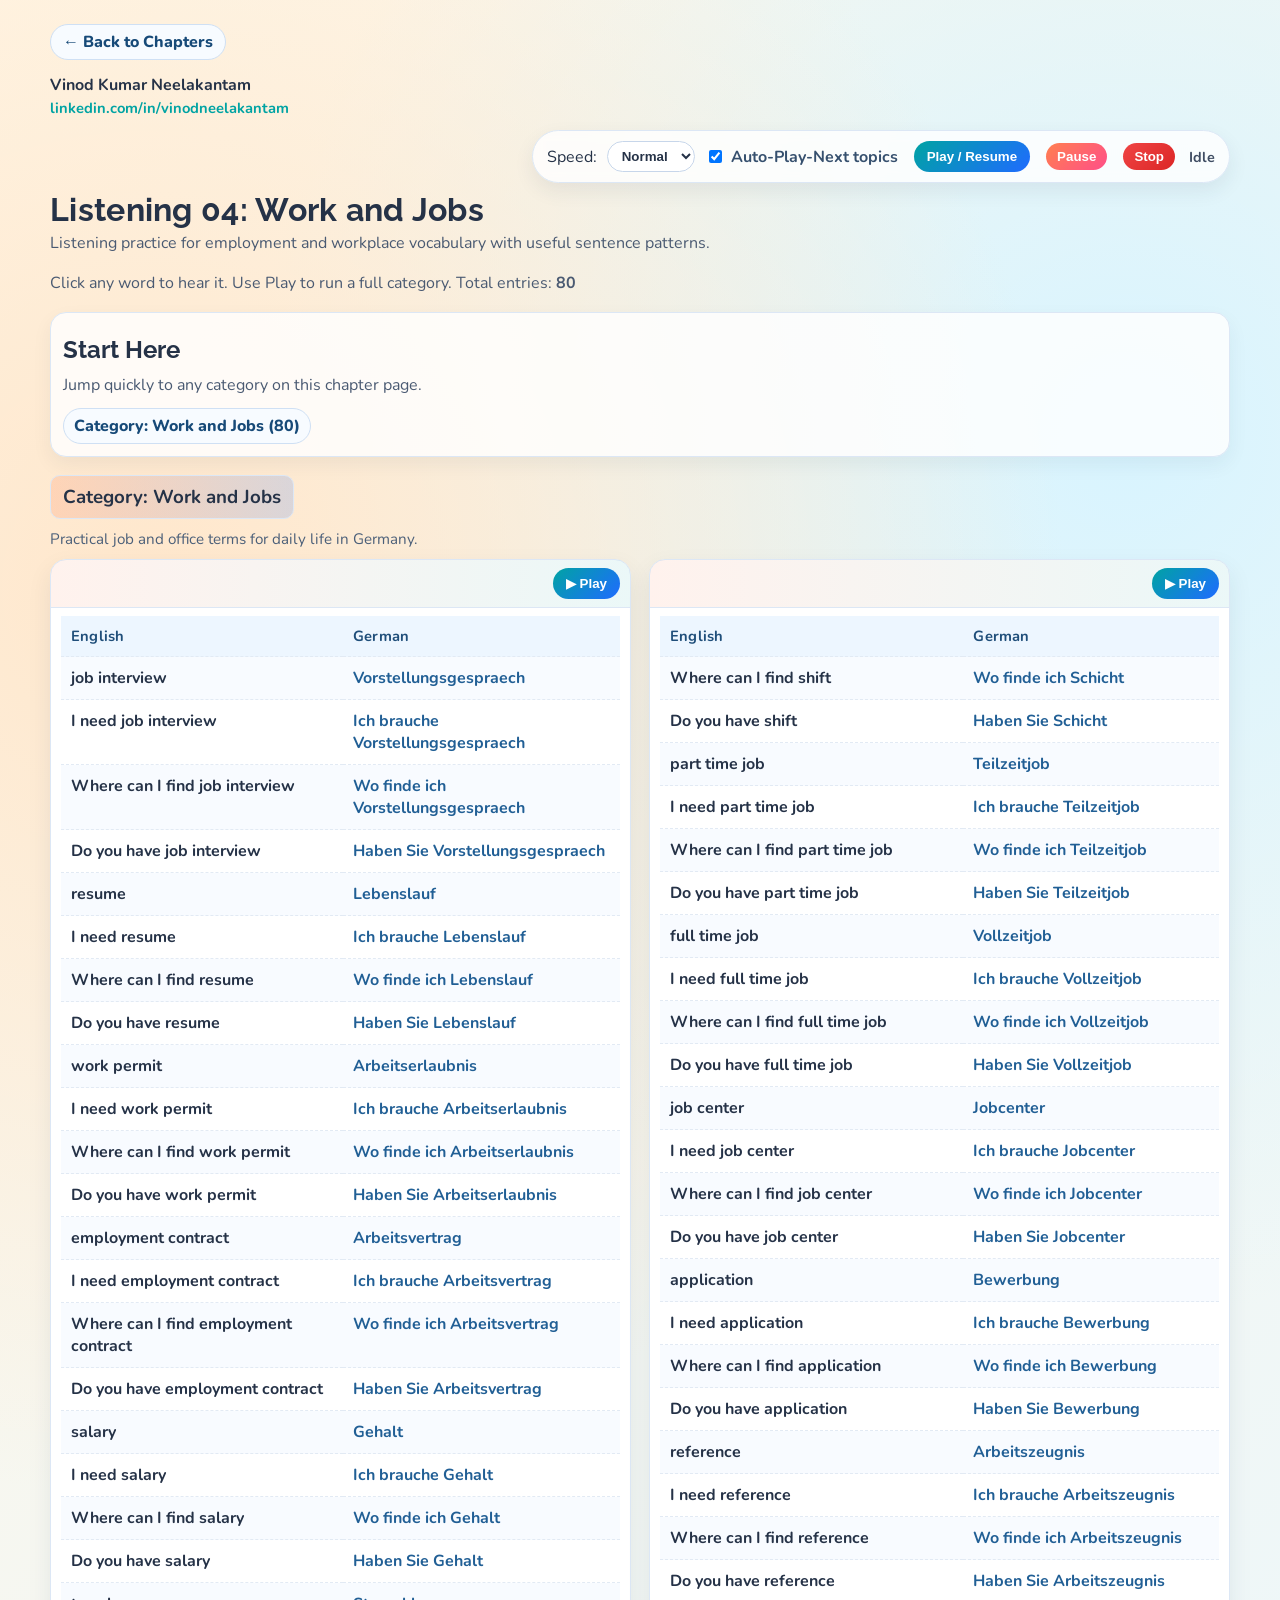
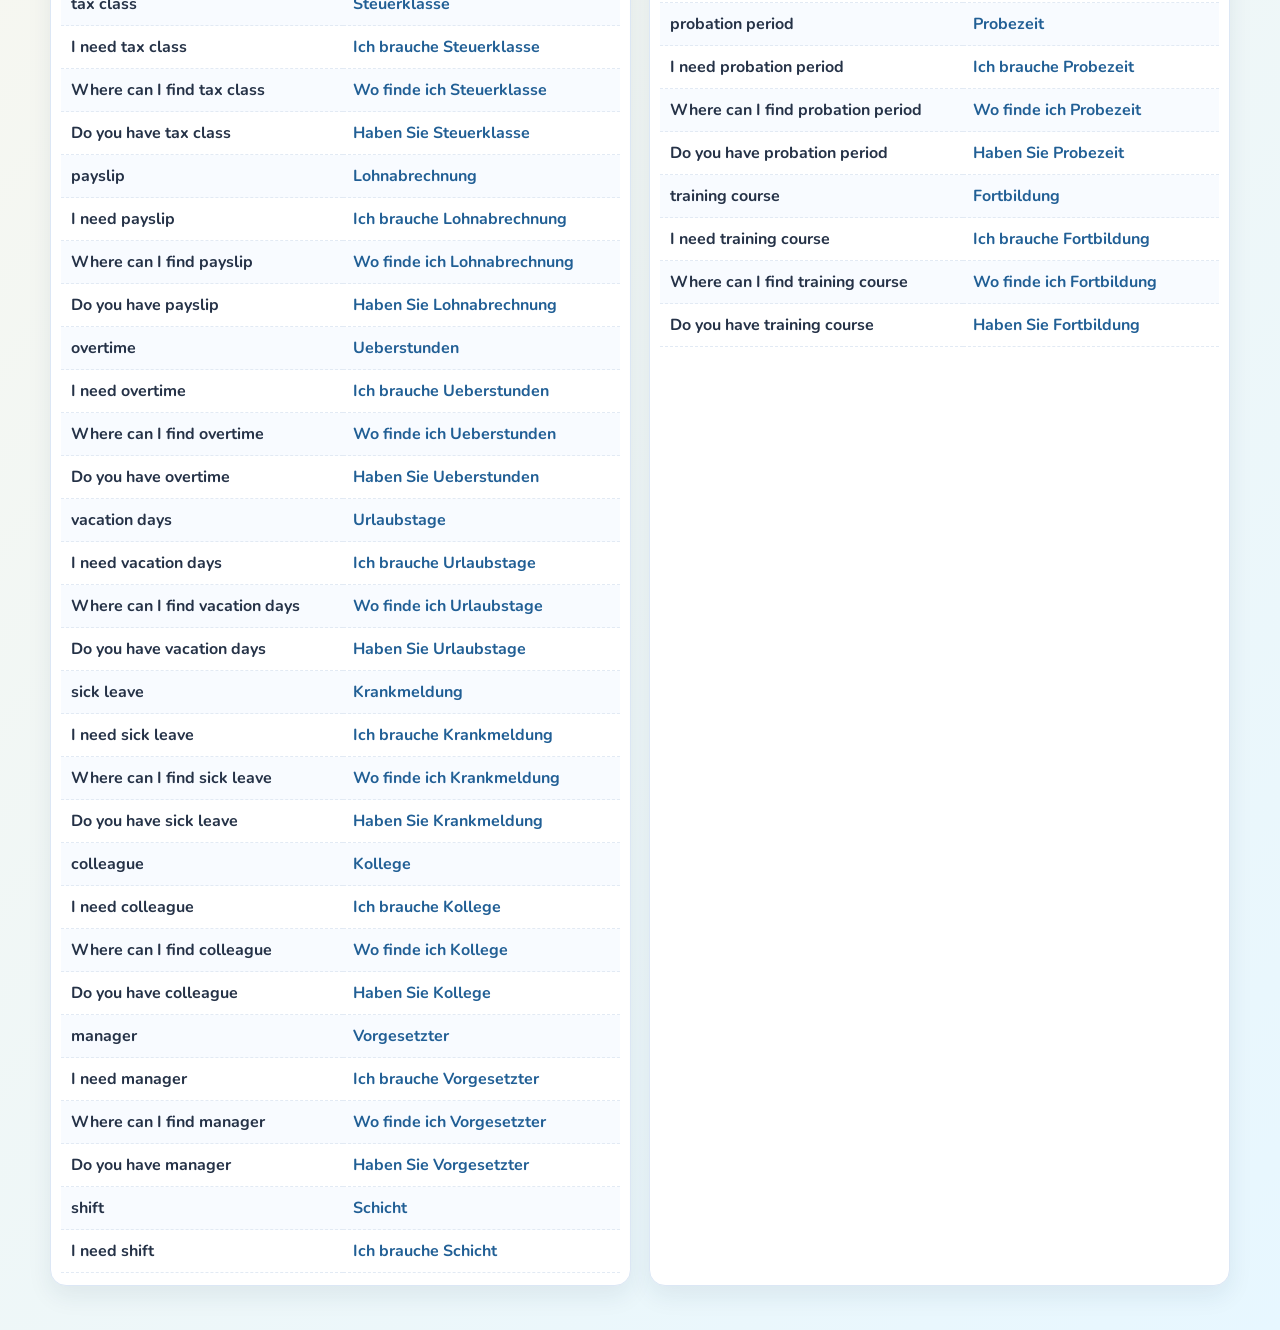
<file: Listening/chapter-04-work-and-jobs.html>
<!DOCTYPE html>
<html>
<head>
<meta charset="UTF-8">
<title>Listening 04 - Work and Jobs</title>
<link rel="stylesheet" href="../assets/app.css">
</head>
<body>
<main class="main-shell">
<a class="back-home" href="../index.html">← Back to Chapters</a>

<div class="signature">
  <strong id="signatureName"></strong>
  <a id="signatureLink" target="_blank" rel="noopener"></a>
</div>

<div class="topbar">
Speed:
<select onchange="setSpeed(this.value)">
<option value="0.5">Slow</option>
<option value="1.0" selected>Normal</option>
<option value="1.5">Fast</option>
</select>
<label style="display:inline-flex;align-items:center;gap:6px;font-weight:700;color:#36506e;">
<input type="checkbox" checked onchange="setAutoPlayNext(this.checked)">
Auto-Play-Next topics
</label>
<button class="play-btn" onclick="handlePlaybackAction('play')">Play / Resume</button>
<button onclick="handlePlaybackAction('pause')">Pause</button>
<button class="stop-btn" onclick="handlePlaybackAction('stop')">Stop</button>
<span id="playbackStatus" class="playback-status">Idle</span>
</div>

<h1 id="appTitle"></h1>
<p id="appSubtitle" class="subtitle"></p>
<p class="subtitle">Click any word to hear it. Use Play to run a full category. Total entries: <strong id="totalCount">0</strong></p>

<section class="topic-preface">
  <h2 class="section-title">Start Here</h2>
  <p class="subtitle compact">Jump quickly to any category on this chapter page.</p>
  <div id="topicPrefaceLinks" class="topic-links"></div>
  <div id="rolePlayPrefaceLinks" class="topic-links"></div>
</section>

<div id="lessonsContainer"></div>
<section id="rolePlaySection" style="display:none;">
  <h2 class="section-title">Role Play Scenarios</h2>
  <p class="subtitle">Play practical conversations for daily immigrant and tourist situations.</p>
  <div id="rolePlayContainer" class="scenario-grid"></div>
</section>
</main>

<script>
const immigrantTemplates = [
  ['I need {en}', 'Ich brauche {de}'],
  ['Where can I find {en}', 'Wo finde ich {de}'],
  ['Do you have {en}', 'Haben Sie {de}']
];

function buildLessons(topic, terms) {
  const expandedRows = [];
  terms.forEach(([en, de]) => {
    expandedRows.push([en, de]);
    immigrantTemplates.forEach(([enTemplate, deTemplate]) => {
      expandedRows.push([
        enTemplate.replace('{en}', en),
        deTemplate.replace('{de}', de)
      ]);
    });
  });

  const lessons = [];
  const chunkSize = 50;
  for (let i = 0; i < expandedRows.length; i += chunkSize) {
    lessons.push({
      name: `${topic} ${String(i / chunkSize + 1).padStart(2, '0')}`,
      entries: expandedRows.slice(i, i + chunkSize)
    });
  }
  return lessons;
}

window.CHAPTER_CONFIG = {
  title: 'Listening 04: Work and Jobs',
  subtitle: 'Listening practice for employment and workplace vocabulary with useful sentence patterns.',
  signature: {
    name: 'Vinod Kumar Neelakantam',
    linkText: 'linkedin.com/in/vinodneelakantam',
    linkHref: 'https://www.linkedin.com/in/vinodneelakantam/'
  },
  categories: [
    {
      title: 'Category: Work and Jobs',
      description: 'Practical job and office terms for daily life in Germany.',
      lessons: buildLessons('Work and Jobs', [
        ['job interview', 'Vorstellungsgespraech'],
        ['resume', 'Lebenslauf'],
        ['work permit', 'Arbeitserlaubnis'],
        ['employment contract', 'Arbeitsvertrag'],
        ['salary', 'Gehalt'],
        ['tax class', 'Steuerklasse'],
        ['payslip', 'Lohnabrechnung'],
        ['overtime', 'Ueberstunden'],
        ['vacation days', 'Urlaubstage'],
        ['sick leave', 'Krankmeldung'],
        ['colleague', 'Kollege'],
        ['manager', 'Vorgesetzter'],
        ['shift', 'Schicht'],
        ['part time job', 'Teilzeitjob'],
        ['full time job', 'Vollzeitjob'],
        ['job center', 'Jobcenter'],
        ['application', 'Bewerbung'],
        ['reference', 'Arbeitszeugnis'],
        ['probation period', 'Probezeit'],
        ['training course', 'Fortbildung']
      ])
    }
  ]
};
</script>
<script src="../assets/chapter.js"></script>
</body>
</html>
</file>
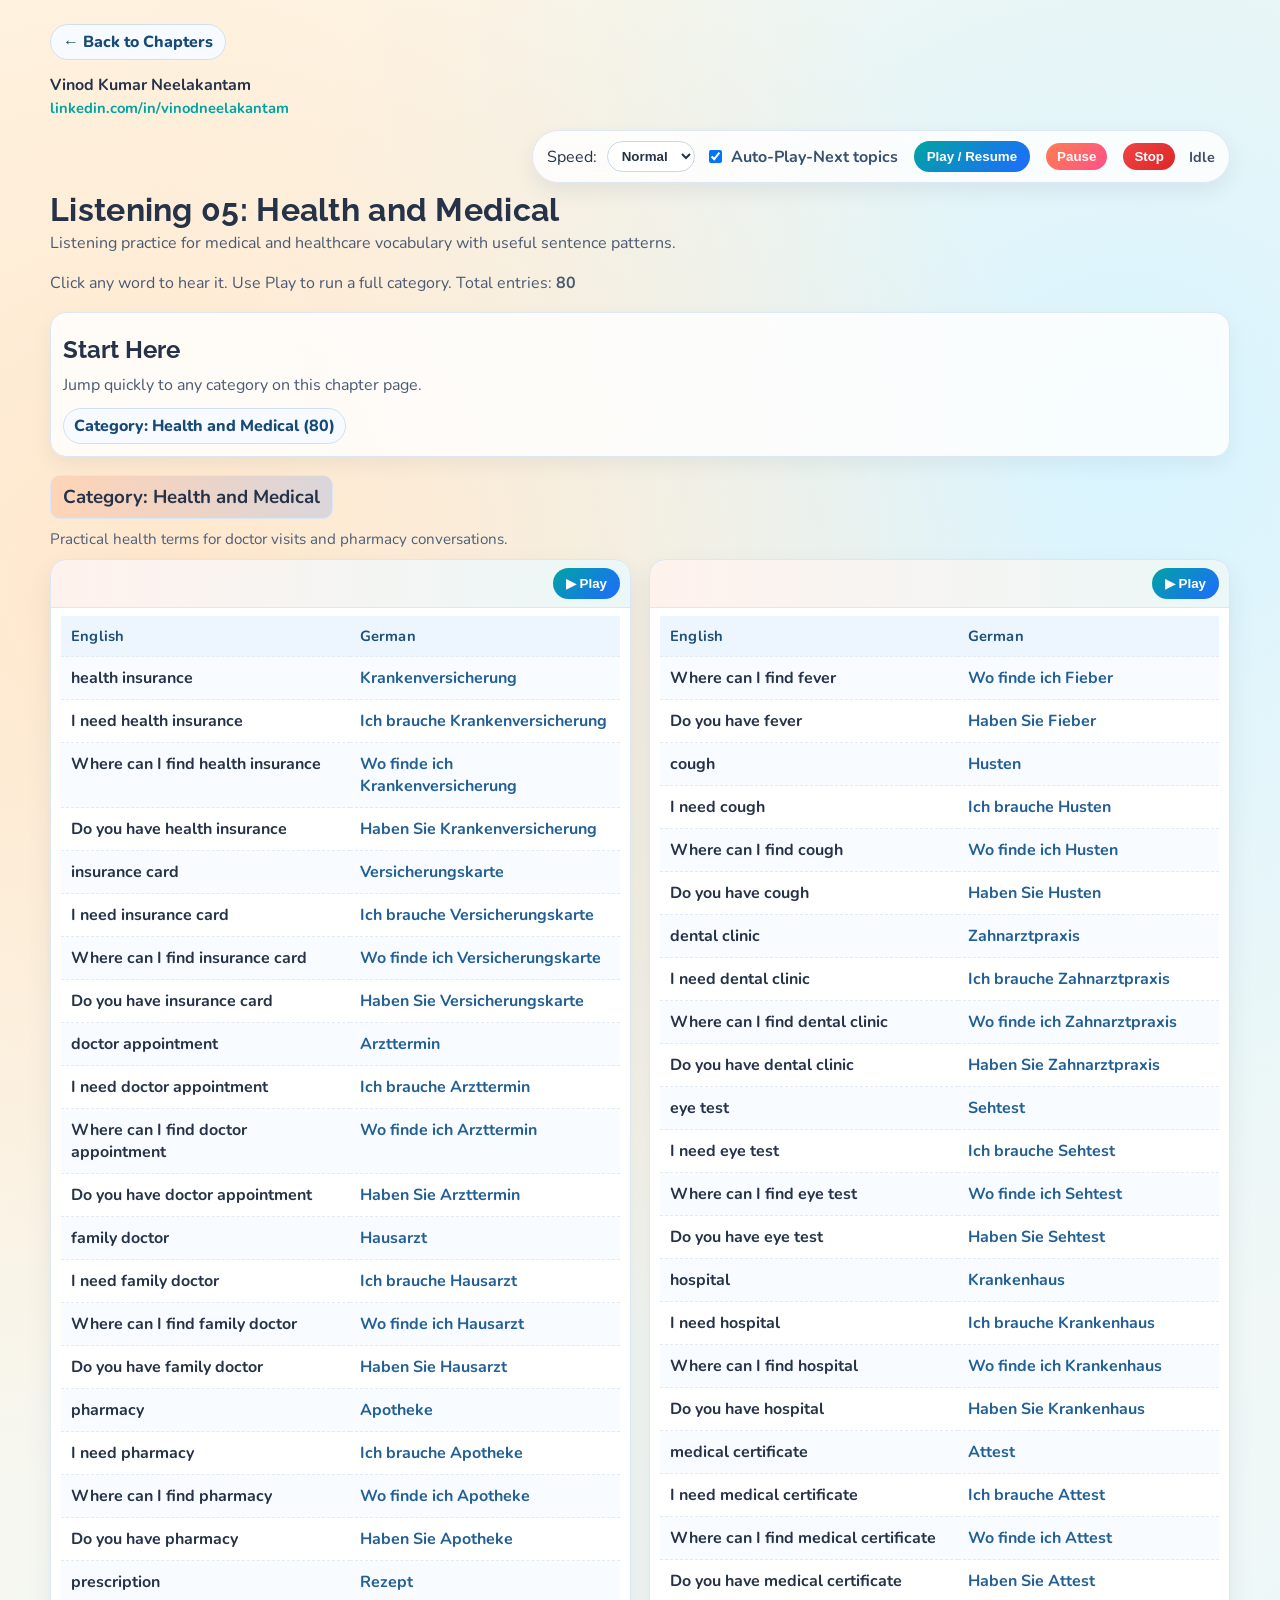
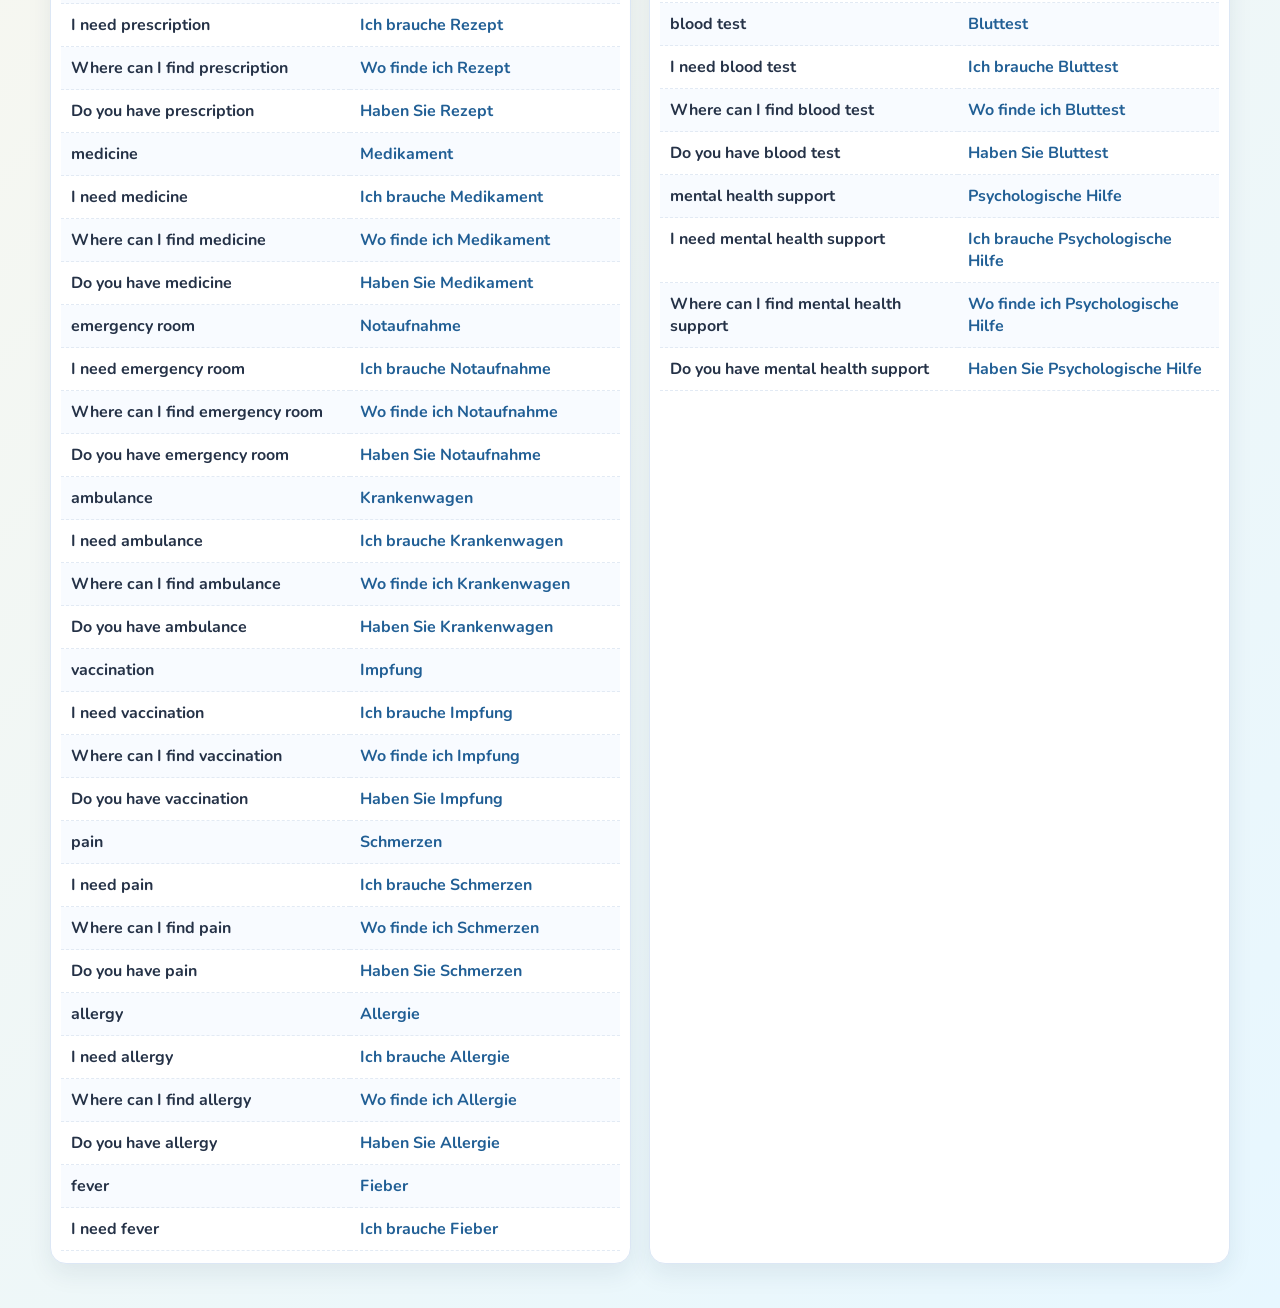
<file: Listening/chapter-05-health-and-medical.html>
<!DOCTYPE html>
<html>
<head>
<meta charset="UTF-8">
<title>Listening 05 - Health and Medical</title>
<link rel="stylesheet" href="../assets/app.css">
</head>
<body>
<main class="main-shell">
<a class="back-home" href="../index.html">← Back to Chapters</a>

<div class="signature">
  <strong id="signatureName"></strong>
  <a id="signatureLink" target="_blank" rel="noopener"></a>
</div>

<div class="topbar">
Speed:
<select onchange="setSpeed(this.value)">
<option value="0.5">Slow</option>
<option value="1.0" selected>Normal</option>
<option value="1.5">Fast</option>
</select>
<label style="display:inline-flex;align-items:center;gap:6px;font-weight:700;color:#36506e;">
<input type="checkbox" checked onchange="setAutoPlayNext(this.checked)">
Auto-Play-Next topics
</label>
<button class="play-btn" onclick="handlePlaybackAction('play')">Play / Resume</button>
<button onclick="handlePlaybackAction('pause')">Pause</button>
<button class="stop-btn" onclick="handlePlaybackAction('stop')">Stop</button>
<span id="playbackStatus" class="playback-status">Idle</span>
</div>

<h1 id="appTitle"></h1>
<p id="appSubtitle" class="subtitle"></p>
<p class="subtitle">Click any word to hear it. Use Play to run a full category. Total entries: <strong id="totalCount">0</strong></p>

<section class="topic-preface">
  <h2 class="section-title">Start Here</h2>
  <p class="subtitle compact">Jump quickly to any category on this chapter page.</p>
  <div id="topicPrefaceLinks" class="topic-links"></div>
  <div id="rolePlayPrefaceLinks" class="topic-links"></div>
</section>

<div id="lessonsContainer"></div>
<section id="rolePlaySection" style="display:none;">
  <h2 class="section-title">Role Play Scenarios</h2>
  <p class="subtitle">Play practical conversations for daily immigrant and tourist situations.</p>
  <div id="rolePlayContainer" class="scenario-grid"></div>
</section>
</main>

<script>
const immigrantTemplates = [
  ['I need {en}', 'Ich brauche {de}'],
  ['Where can I find {en}', 'Wo finde ich {de}'],
  ['Do you have {en}', 'Haben Sie {de}']
];

function buildLessons(topic, terms) {
  const expandedRows = [];
  terms.forEach(([en, de]) => {
    expandedRows.push([en, de]);
    immigrantTemplates.forEach(([enTemplate, deTemplate]) => {
      expandedRows.push([
        enTemplate.replace('{en}', en),
        deTemplate.replace('{de}', de)
      ]);
    });
  });

  const lessons = [];
  const chunkSize = 50;
  for (let i = 0; i < expandedRows.length; i += chunkSize) {
    lessons.push({
      name: `${topic} ${String(i / chunkSize + 1).padStart(2, '0')}`,
      entries: expandedRows.slice(i, i + chunkSize)
    });
  }
  return lessons;
}

window.CHAPTER_CONFIG = {
  title: 'Listening 05: Health and Medical',
  subtitle: 'Listening practice for medical and healthcare vocabulary with useful sentence patterns.',
  signature: {
    name: 'Vinod Kumar Neelakantam',
    linkText: 'linkedin.com/in/vinodneelakantam',
    linkHref: 'https://www.linkedin.com/in/vinodneelakantam/'
  },
  categories: [
    {
      title: 'Category: Health and Medical',
      description: 'Practical health terms for doctor visits and pharmacy conversations.',
      lessons: buildLessons('Health and Medical', [
        ['health insurance', 'Krankenversicherung'],
        ['insurance card', 'Versicherungskarte'],
        ['doctor appointment', 'Arzttermin'],
        ['family doctor', 'Hausarzt'],
        ['pharmacy', 'Apotheke'],
        ['prescription', 'Rezept'],
        ['medicine', 'Medikament'],
        ['emergency room', 'Notaufnahme'],
        ['ambulance', 'Krankenwagen'],
        ['vaccination', 'Impfung'],
        ['pain', 'Schmerzen'],
        ['allergy', 'Allergie'],
        ['fever', 'Fieber'],
        ['cough', 'Husten'],
        ['dental clinic', 'Zahnarztpraxis'],
        ['eye test', 'Sehtest'],
        ['hospital', 'Krankenhaus'],
        ['medical certificate', 'Attest'],
        ['blood test', 'Bluttest'],
        ['mental health support', 'Psychologische Hilfe']
      ])
    }
  ]
};
</script>
<script src="../assets/chapter.js"></script>
</body>
</html>
</file>
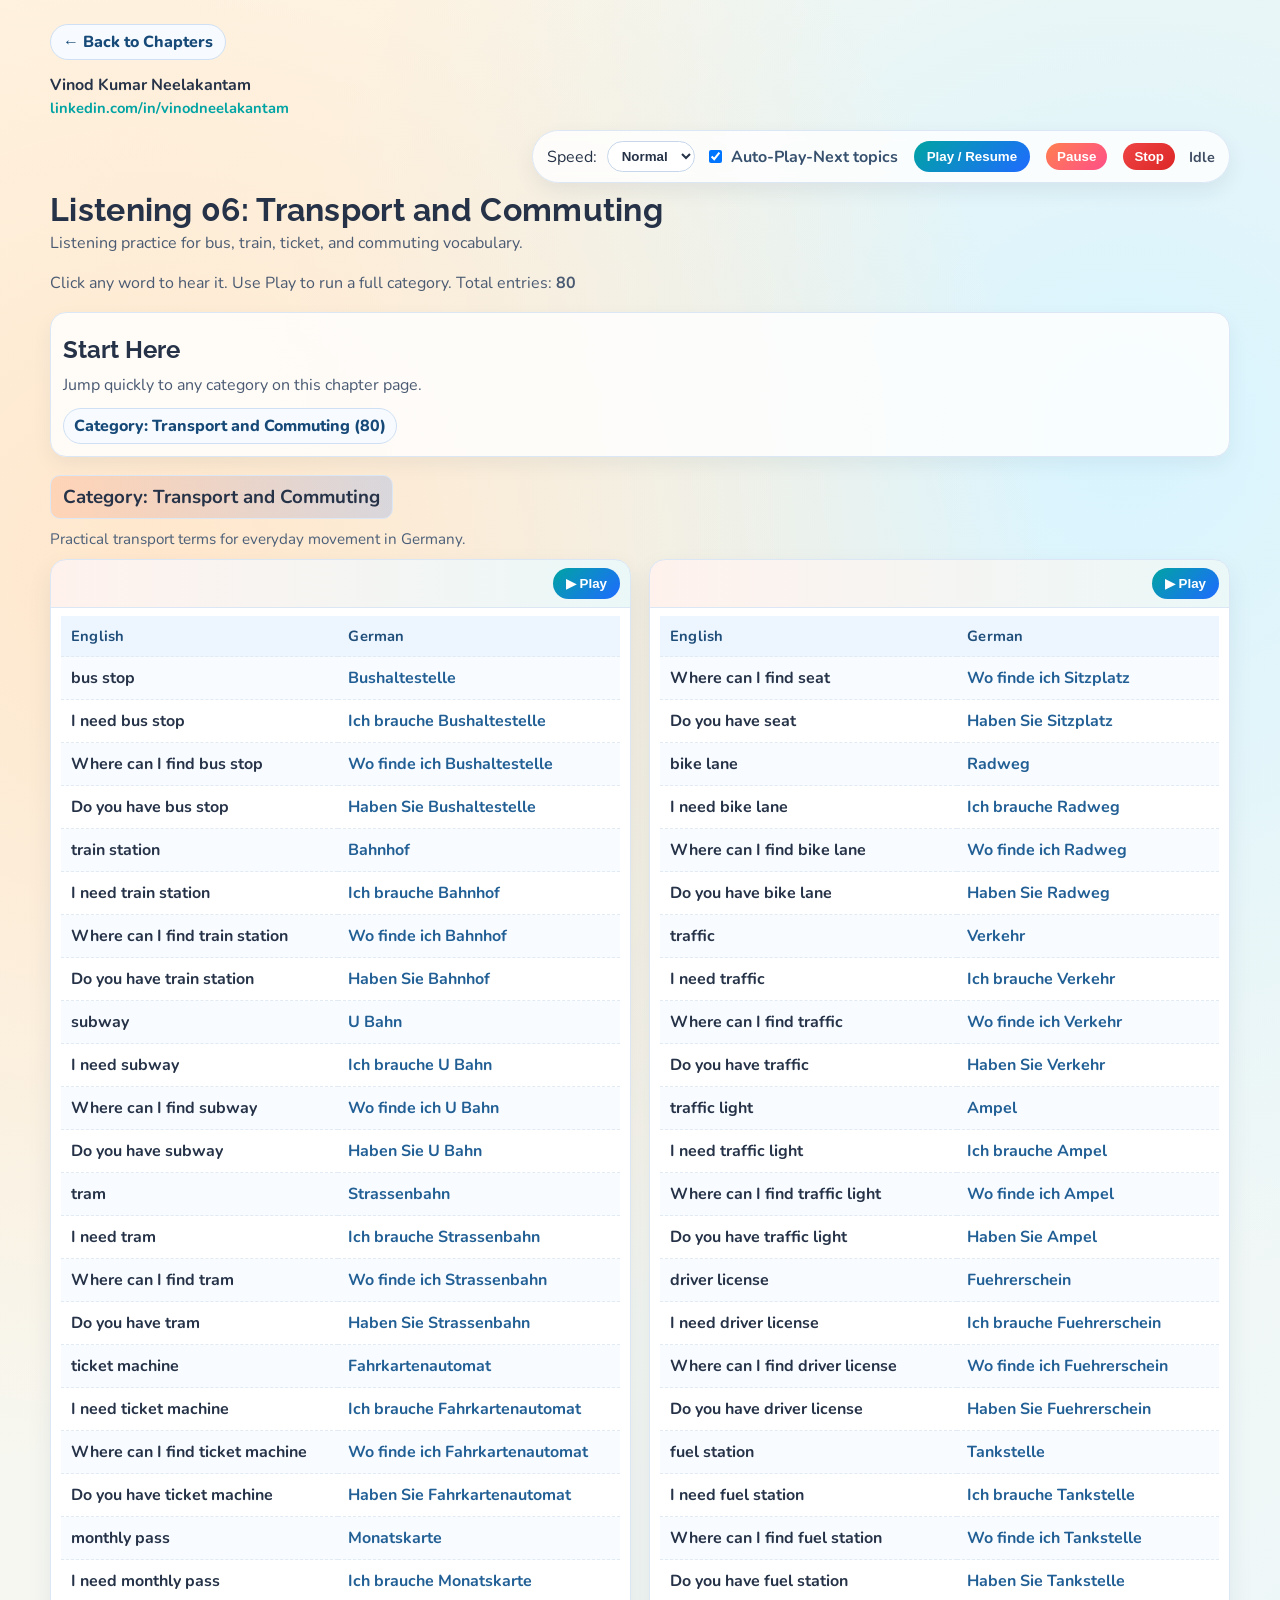
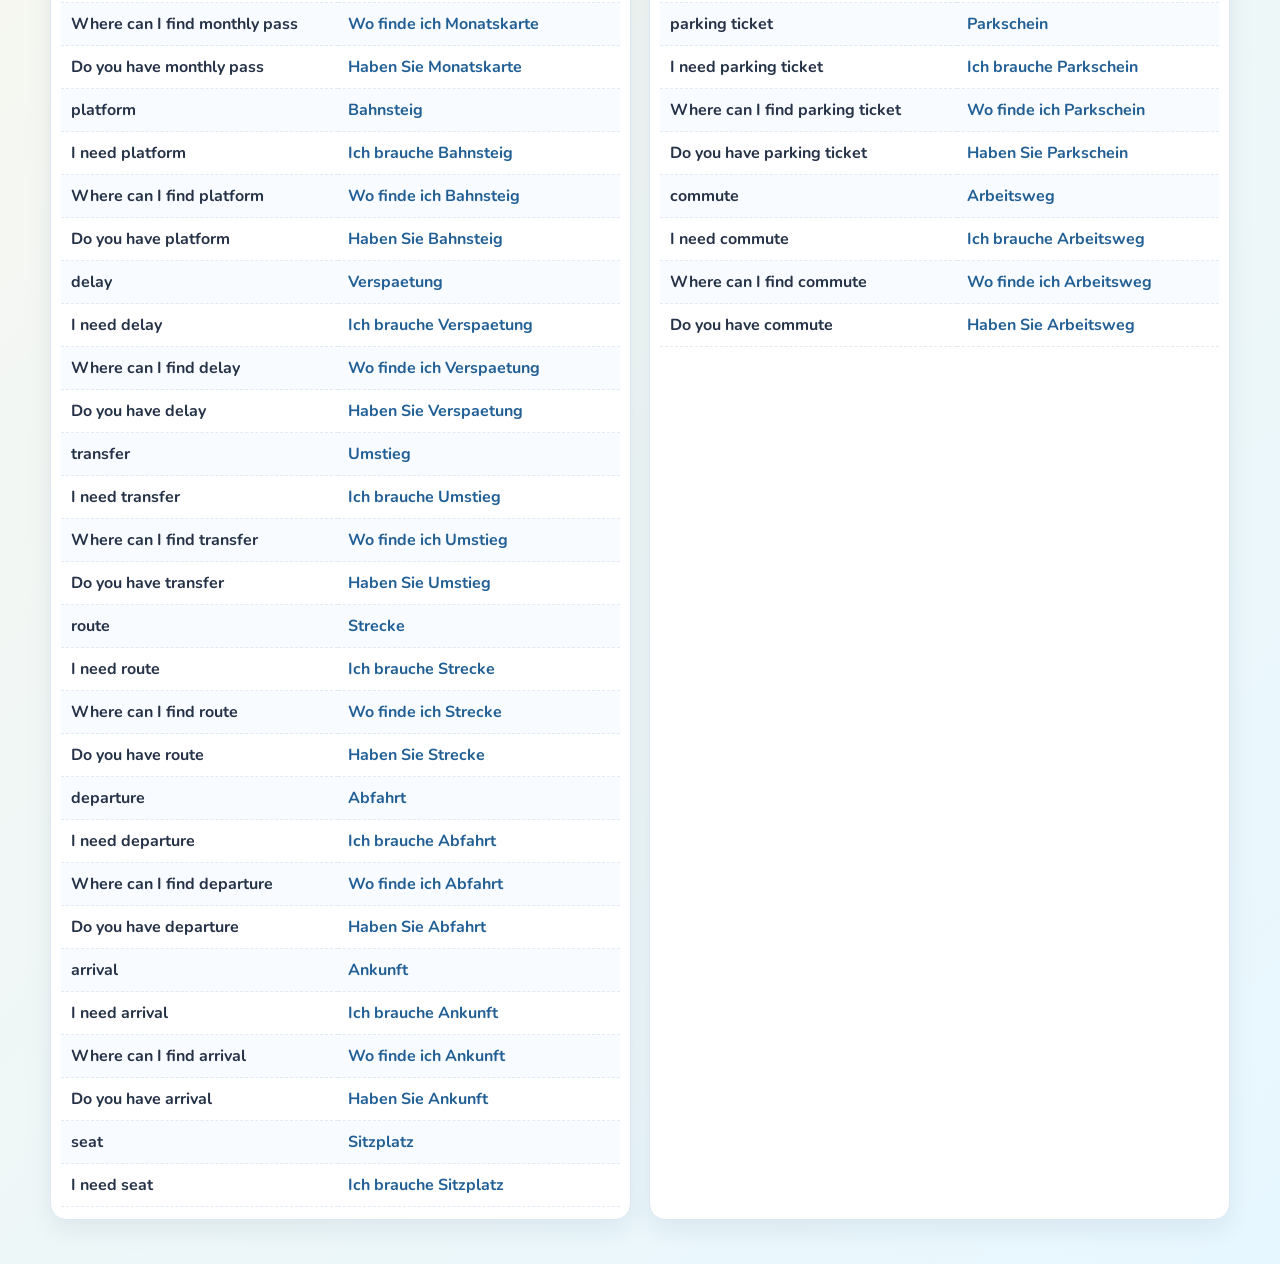
<file: Listening/chapter-06-transport-and-commuting.html>
<!DOCTYPE html>
<html>
<head>
<meta charset="UTF-8">
<title>Listening 06 - Transport and Commuting</title>
<link rel="stylesheet" href="../assets/app.css">
</head>
<body>
<main class="main-shell">
<a class="back-home" href="../index.html">← Back to Chapters</a>

<div class="signature">
  <strong id="signatureName"></strong>
  <a id="signatureLink" target="_blank" rel="noopener"></a>
</div>

<div class="topbar">
Speed:
<select onchange="setSpeed(this.value)">
<option value="0.5">Slow</option>
<option value="1.0" selected>Normal</option>
<option value="1.5">Fast</option>
</select>
<label style="display:inline-flex;align-items:center;gap:6px;font-weight:700;color:#36506e;">
<input type="checkbox" checked onchange="setAutoPlayNext(this.checked)">
Auto-Play-Next topics
</label>
<button class="play-btn" onclick="handlePlaybackAction('play')">Play / Resume</button>
<button onclick="handlePlaybackAction('pause')">Pause</button>
<button class="stop-btn" onclick="handlePlaybackAction('stop')">Stop</button>
<span id="playbackStatus" class="playback-status">Idle</span>
</div>

<h1 id="appTitle"></h1>
<p id="appSubtitle" class="subtitle"></p>
<p class="subtitle">Click any word to hear it. Use Play to run a full category. Total entries: <strong id="totalCount">0</strong></p>

<section class="topic-preface">
  <h2 class="section-title">Start Here</h2>
  <p class="subtitle compact">Jump quickly to any category on this chapter page.</p>
  <div id="topicPrefaceLinks" class="topic-links"></div>
  <div id="rolePlayPrefaceLinks" class="topic-links"></div>
</section>

<div id="lessonsContainer"></div>
<section id="rolePlaySection" style="display:none;">
  <h2 class="section-title">Role Play Scenarios</h2>
  <p class="subtitle">Play practical conversations for daily immigrant and tourist situations.</p>
  <div id="rolePlayContainer" class="scenario-grid"></div>
</section>
</main>

<script>
const immigrantTemplates = [
  ['I need {en}', 'Ich brauche {de}'],
  ['Where can I find {en}', 'Wo finde ich {de}'],
  ['Do you have {en}', 'Haben Sie {de}']
];

function buildLessons(topic, terms) {
  const expandedRows = [];
  terms.forEach(([en, de]) => {
    expandedRows.push([en, de]);
    immigrantTemplates.forEach(([enTemplate, deTemplate]) => {
      expandedRows.push([
        enTemplate.replace('{en}', en),
        deTemplate.replace('{de}', de)
      ]);
    });
  });

  const lessons = [];
  const chunkSize = 50;
  for (let i = 0; i < expandedRows.length; i += chunkSize) {
    lessons.push({
      name: `${topic} ${String(i / chunkSize + 1).padStart(2, '0')}`,
      entries: expandedRows.slice(i, i + chunkSize)
    });
  }
  return lessons;
}

window.CHAPTER_CONFIG = {
  title: 'Listening 06: Transport and Commuting',
  subtitle: 'Listening practice for bus, train, ticket, and commuting vocabulary.',
  signature: {
    name: 'Vinod Kumar Neelakantam',
    linkText: 'linkedin.com/in/vinodneelakantam',
    linkHref: 'https://www.linkedin.com/in/vinodneelakantam/'
  },
  categories: [
    {
      title: 'Category: Transport and Commuting',
      description: 'Practical transport terms for everyday movement in Germany.',
      lessons: buildLessons('Transport and Commuting', [
        ['bus stop', 'Bushaltestelle'],
        ['train station', 'Bahnhof'],
        ['subway', 'U Bahn'],
        ['tram', 'Strassenbahn'],
        ['ticket machine', 'Fahrkartenautomat'],
        ['monthly pass', 'Monatskarte'],
        ['platform', 'Bahnsteig'],
        ['delay', 'Verspaetung'],
        ['transfer', 'Umstieg'],
        ['route', 'Strecke'],
        ['departure', 'Abfahrt'],
        ['arrival', 'Ankunft'],
        ['seat', 'Sitzplatz'],
        ['bike lane', 'Radweg'],
        ['traffic', 'Verkehr'],
        ['traffic light', 'Ampel'],
        ['driver license', 'Fuehrerschein'],
        ['fuel station', 'Tankstelle'],
        ['parking ticket', 'Parkschein'],
        ['commute', 'Arbeitsweg']
      ])
    }
  ]
};
</script>
<script src="../assets/chapter.js"></script>
</body>
</html>
</file>
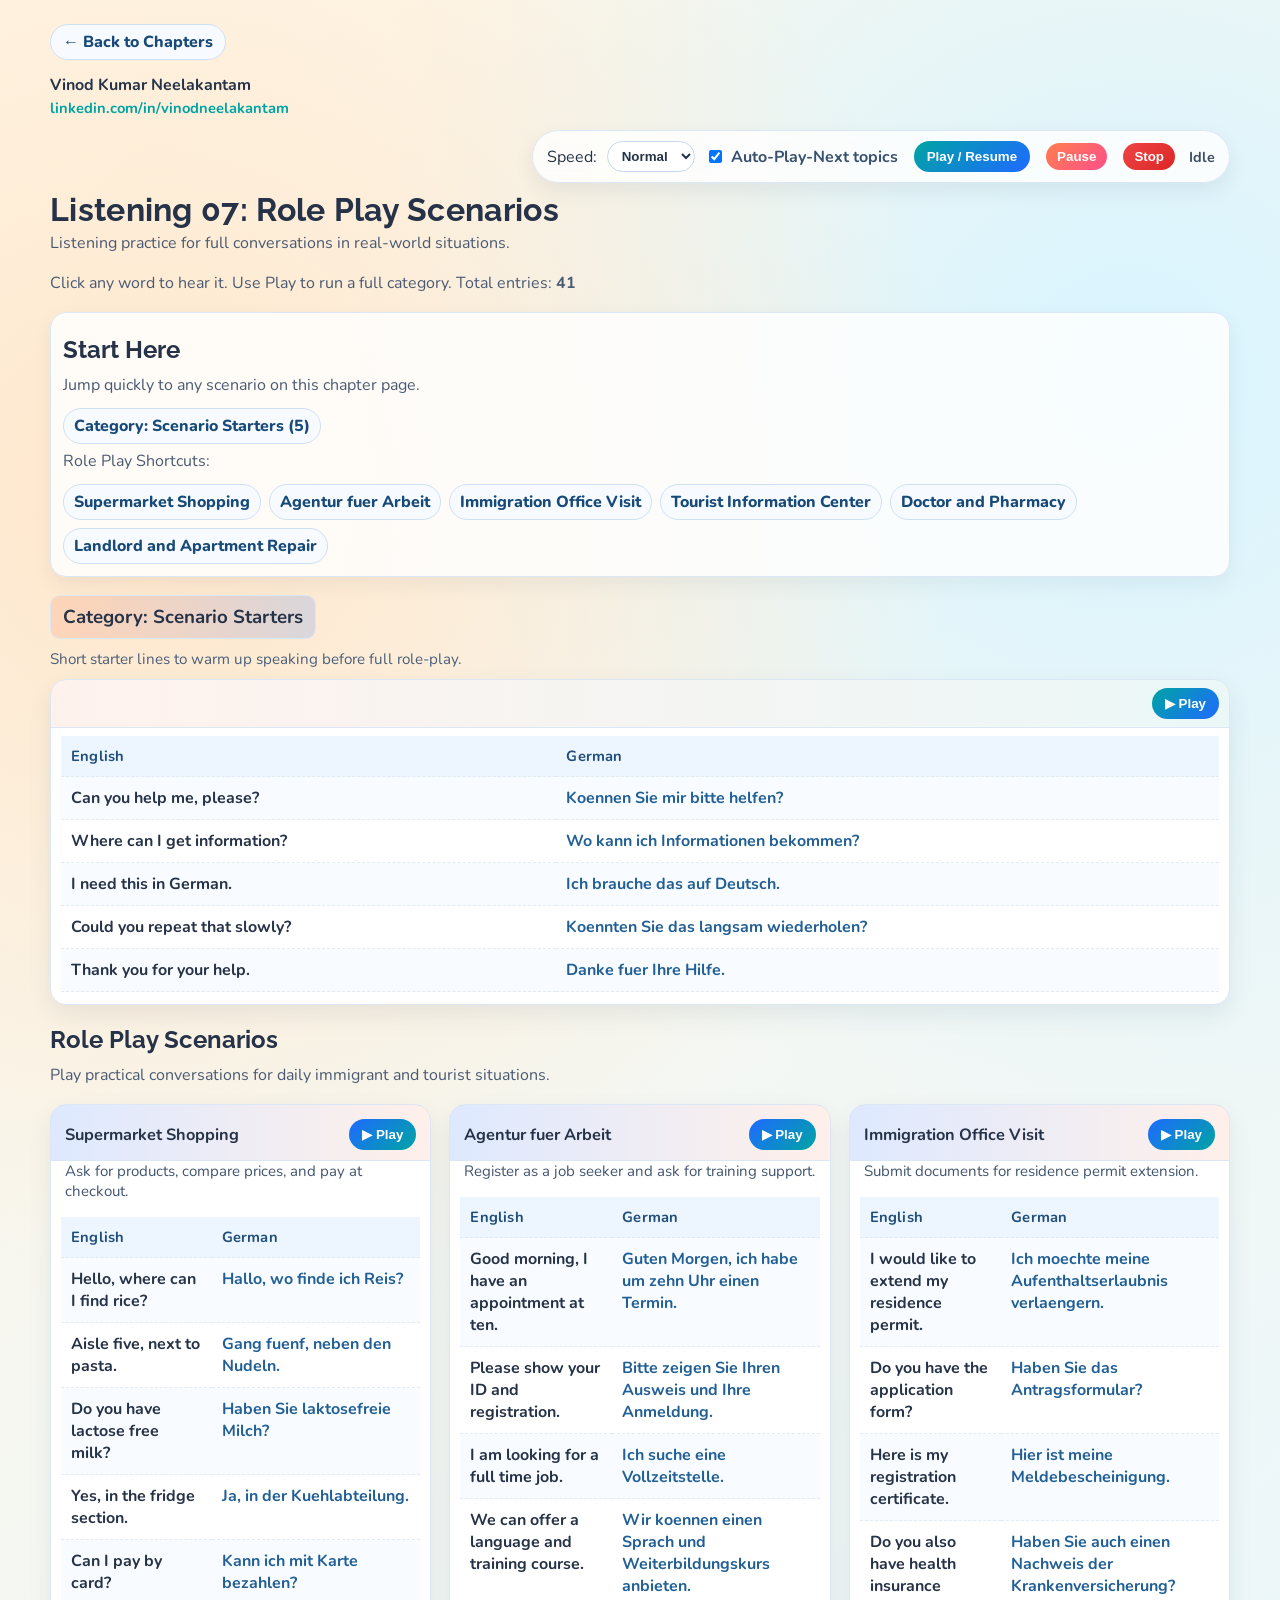
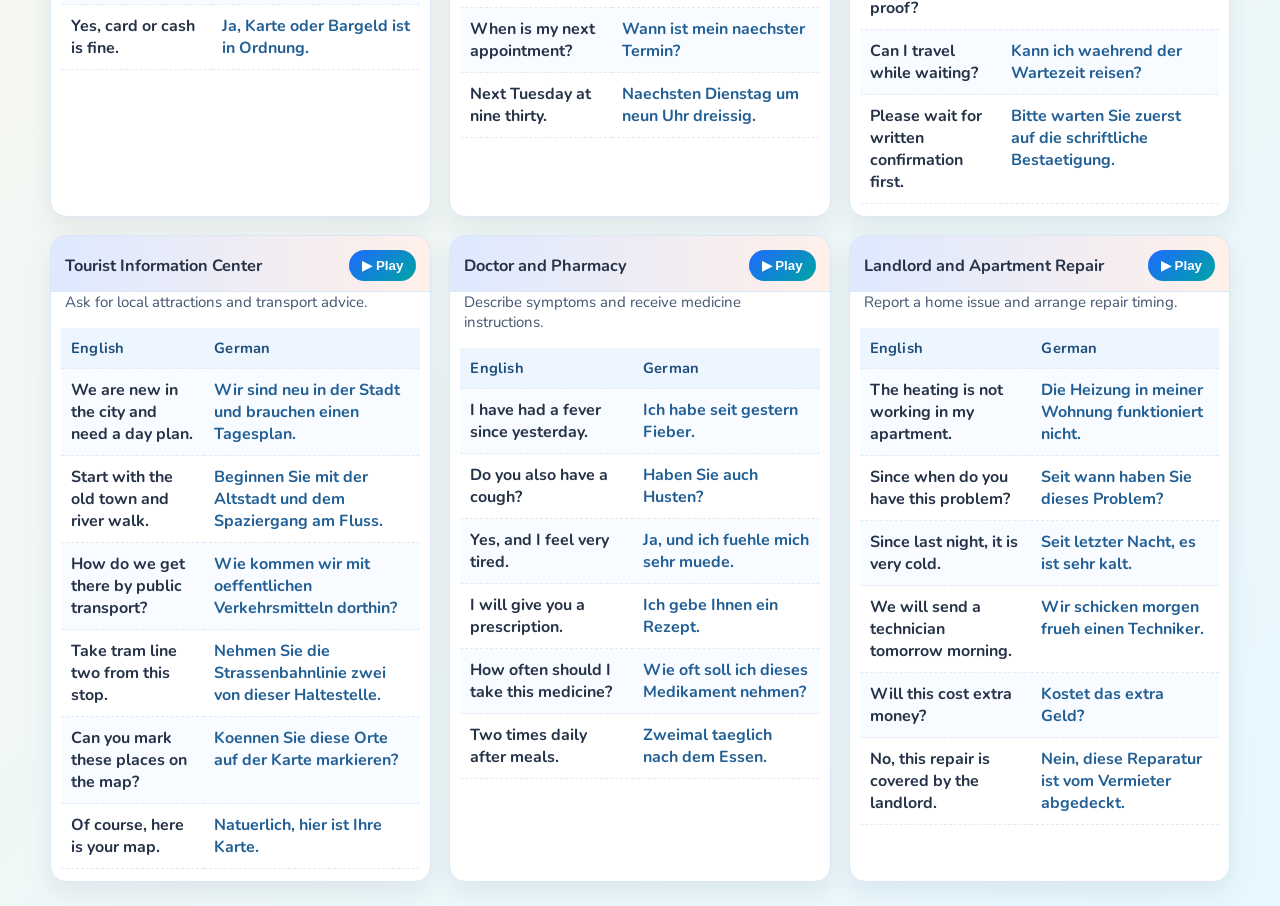
<file: Listening/chapter-07-role-play-scenarios.html>
<!DOCTYPE html>
<html>
<head>
<meta charset="UTF-8">
<title>Listening 07 - Role Play Scenarios</title>
<link rel="stylesheet" href="../assets/app.css">
</head>
<body>
<main class="main-shell">
<a class="back-home" href="../index.html">← Back to Chapters</a>

<div class="signature">
  <strong id="signatureName"></strong>
  <a id="signatureLink" target="_blank" rel="noopener"></a>
</div>

<div class="topbar">
Speed:
<select onchange="setSpeed(this.value)">
<option value="0.5">Slow</option>
<option value="1.0" selected>Normal</option>
<option value="1.5">Fast</option>
</select>
<label style="display:inline-flex;align-items:center;gap:6px;font-weight:700;color:#36506e;">
<input type="checkbox" checked onchange="setAutoPlayNext(this.checked)">
Auto-Play-Next topics
</label>
<button class="play-btn" onclick="handlePlaybackAction('play')">Play / Resume</button>
<button onclick="handlePlaybackAction('pause')">Pause</button>
<button class="stop-btn" onclick="handlePlaybackAction('stop')">Stop</button>
<span id="playbackStatus" class="playback-status">Idle</span>
</div>

<h1 id="appTitle"></h1>
<p id="appSubtitle" class="subtitle"></p>
<p class="subtitle">Click any word to hear it. Use Play to run a full category. Total entries: <strong id="totalCount">0</strong></p>

<section class="topic-preface">
  <h2 class="section-title">Start Here</h2>
  <p class="subtitle compact">Jump quickly to any scenario on this chapter page.</p>
  <div id="topicPrefaceLinks" class="topic-links"></div>
  <p class="subtitle compact">Role Play Shortcuts:</p>
  <div id="rolePlayPrefaceLinks" class="topic-links"></div>
</section>

<div id="lessonsContainer"></div>
<section id="rolePlaySection">
  <h2 class="section-title">Role Play Scenarios</h2>
  <p class="subtitle">Play practical conversations for daily immigrant and tourist situations.</p>
  <div id="rolePlayContainer" class="scenario-grid"></div>
</section>
</main>

<script>
window.CHAPTER_CONFIG = {
  title: 'Listening 07: Role Play Scenarios',
  subtitle: 'Listening practice for full conversations in real-world situations.',
  signature: {
    name: 'Vinod Kumar Neelakantam',
    linkText: 'linkedin.com/in/vinodneelakantam',
    linkHref: 'https://www.linkedin.com/in/vinodneelakantam/'
  },
  categories: [
    {
      title: 'Category: Scenario Starters',
      description: 'Short starter lines to warm up speaking before full role-play.',
      lessons: [
        {
          name: 'Scenario Warmup',
          entries: [
            ['Can you help me, please?', 'Koennen Sie mir bitte helfen?'],
            ['Where can I get information?', 'Wo kann ich Informationen bekommen?'],
            ['I need this in German.', 'Ich brauche das auf Deutsch.'],
            ['Could you repeat that slowly?', 'Koennten Sie das langsam wiederholen?'],
            ['Thank you for your help.', 'Danke fuer Ihre Hilfe.']
          ]
        }
      ]
    }
  ],
  rolePlayScenarios: [
    {
      title: 'Supermarket Shopping',
      context: 'Ask for products, compare prices, and pay at checkout.',
      lines: [
        ['Hello, where can I find rice?', 'Hallo, wo finde ich Reis?'],
        ['Aisle five, next to pasta.', 'Gang fuenf, neben den Nudeln.'],
        ['Do you have lactose free milk?', 'Haben Sie laktosefreie Milch?'],
        ['Yes, in the fridge section.', 'Ja, in der Kuehlabteilung.'],
        ['Can I pay by card?', 'Kann ich mit Karte bezahlen?'],
        ['Yes, card or cash is fine.', 'Ja, Karte oder Bargeld ist in Ordnung.']
      ]
    },
    {
      title: 'Agentur fuer Arbeit',
      context: 'Register as a job seeker and ask for training support.',
      lines: [
        ['Good morning, I have an appointment at ten.', 'Guten Morgen, ich habe um zehn Uhr einen Termin.'],
        ['Please show your ID and registration.', 'Bitte zeigen Sie Ihren Ausweis und Ihre Anmeldung.'],
        ['I am looking for a full time job.', 'Ich suche eine Vollzeitstelle.'],
        ['We can offer a language and training course.', 'Wir koennen einen Sprach und Weiterbildungskurs anbieten.'],
        ['When is my next appointment?', 'Wann ist mein naechster Termin?'],
        ['Next Tuesday at nine thirty.', 'Naechsten Dienstag um neun Uhr dreissig.']
      ]
    },
    {
      title: 'Immigration Office Visit',
      context: 'Submit documents for residence permit extension.',
      lines: [
        ['I would like to extend my residence permit.', 'Ich moechte meine Aufenthaltserlaubnis verlaengern.'],
        ['Do you have the application form?', 'Haben Sie das Antragsformular?'],
        ['Here is my registration certificate.', 'Hier ist meine Meldebescheinigung.'],
        ['Do you also have health insurance proof?', 'Haben Sie auch einen Nachweis der Krankenversicherung?'],
        ['Can I travel while waiting?', 'Kann ich waehrend der Wartezeit reisen?'],
        ['Please wait for written confirmation first.', 'Bitte warten Sie zuerst auf die schriftliche Bestaetigung.']
      ]
    },
    {
      title: 'Tourist Information Center',
      context: 'Ask for local attractions and transport advice.',
      lines: [
        ['We are new in the city and need a day plan.', 'Wir sind neu in der Stadt und brauchen einen Tagesplan.'],
        ['Start with the old town and river walk.', 'Beginnen Sie mit der Altstadt und dem Spaziergang am Fluss.'],
        ['How do we get there by public transport?', 'Wie kommen wir mit oeffentlichen Verkehrsmitteln dorthin?'],
        ['Take tram line two from this stop.', 'Nehmen Sie die Strassenbahnlinie zwei von dieser Haltestelle.'],
        ['Can you mark these places on the map?', 'Koennen Sie diese Orte auf der Karte markieren?'],
        ['Of course, here is your map.', 'Natuerlich, hier ist Ihre Karte.']
      ]
    },
    {
      title: 'Doctor and Pharmacy',
      context: 'Describe symptoms and receive medicine instructions.',
      lines: [
        ['I have had a fever since yesterday.', 'Ich habe seit gestern Fieber.'],
        ['Do you also have a cough?', 'Haben Sie auch Husten?'],
        ['Yes, and I feel very tired.', 'Ja, und ich fuehle mich sehr muede.'],
        ['I will give you a prescription.', 'Ich gebe Ihnen ein Rezept.'],
        ['How often should I take this medicine?', 'Wie oft soll ich dieses Medikament nehmen?'],
        ['Two times daily after meals.', 'Zweimal taeglich nach dem Essen.']
      ]
    },
    {
      title: 'Landlord and Apartment Repair',
      context: 'Report a home issue and arrange repair timing.',
      lines: [
        ['The heating is not working in my apartment.', 'Die Heizung in meiner Wohnung funktioniert nicht.'],
        ['Since when do you have this problem?', 'Seit wann haben Sie dieses Problem?'],
        ['Since last night, it is very cold.', 'Seit letzter Nacht, es ist sehr kalt.'],
        ['We will send a technician tomorrow morning.', 'Wir schicken morgen frueh einen Techniker.'],
        ['Will this cost extra money?', 'Kostet das extra Geld?'],
        ['No, this repair is covered by the landlord.', 'Nein, diese Reparatur ist vom Vermieter abgedeckt.']
      ]
    }
  ]
};
</script>
<script src="../assets/chapter.js"></script>
</body>
</html>
</file>
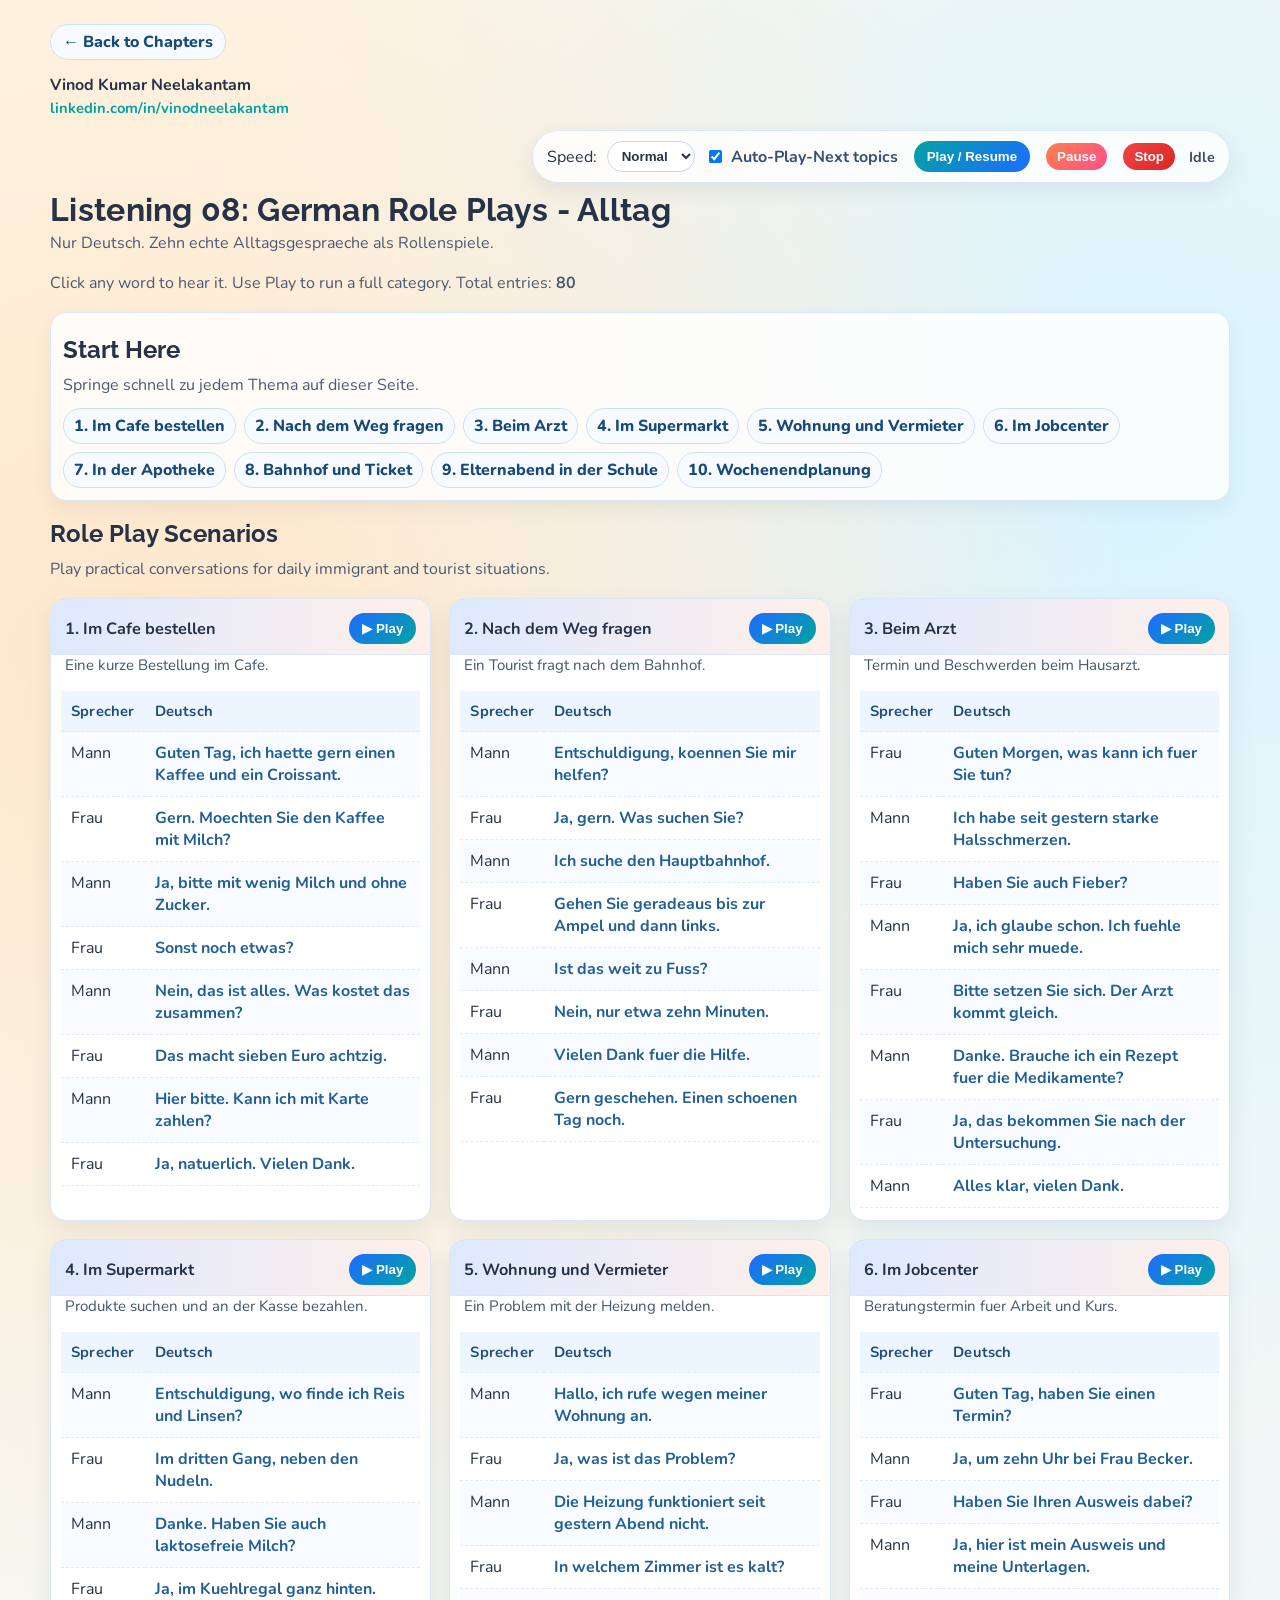
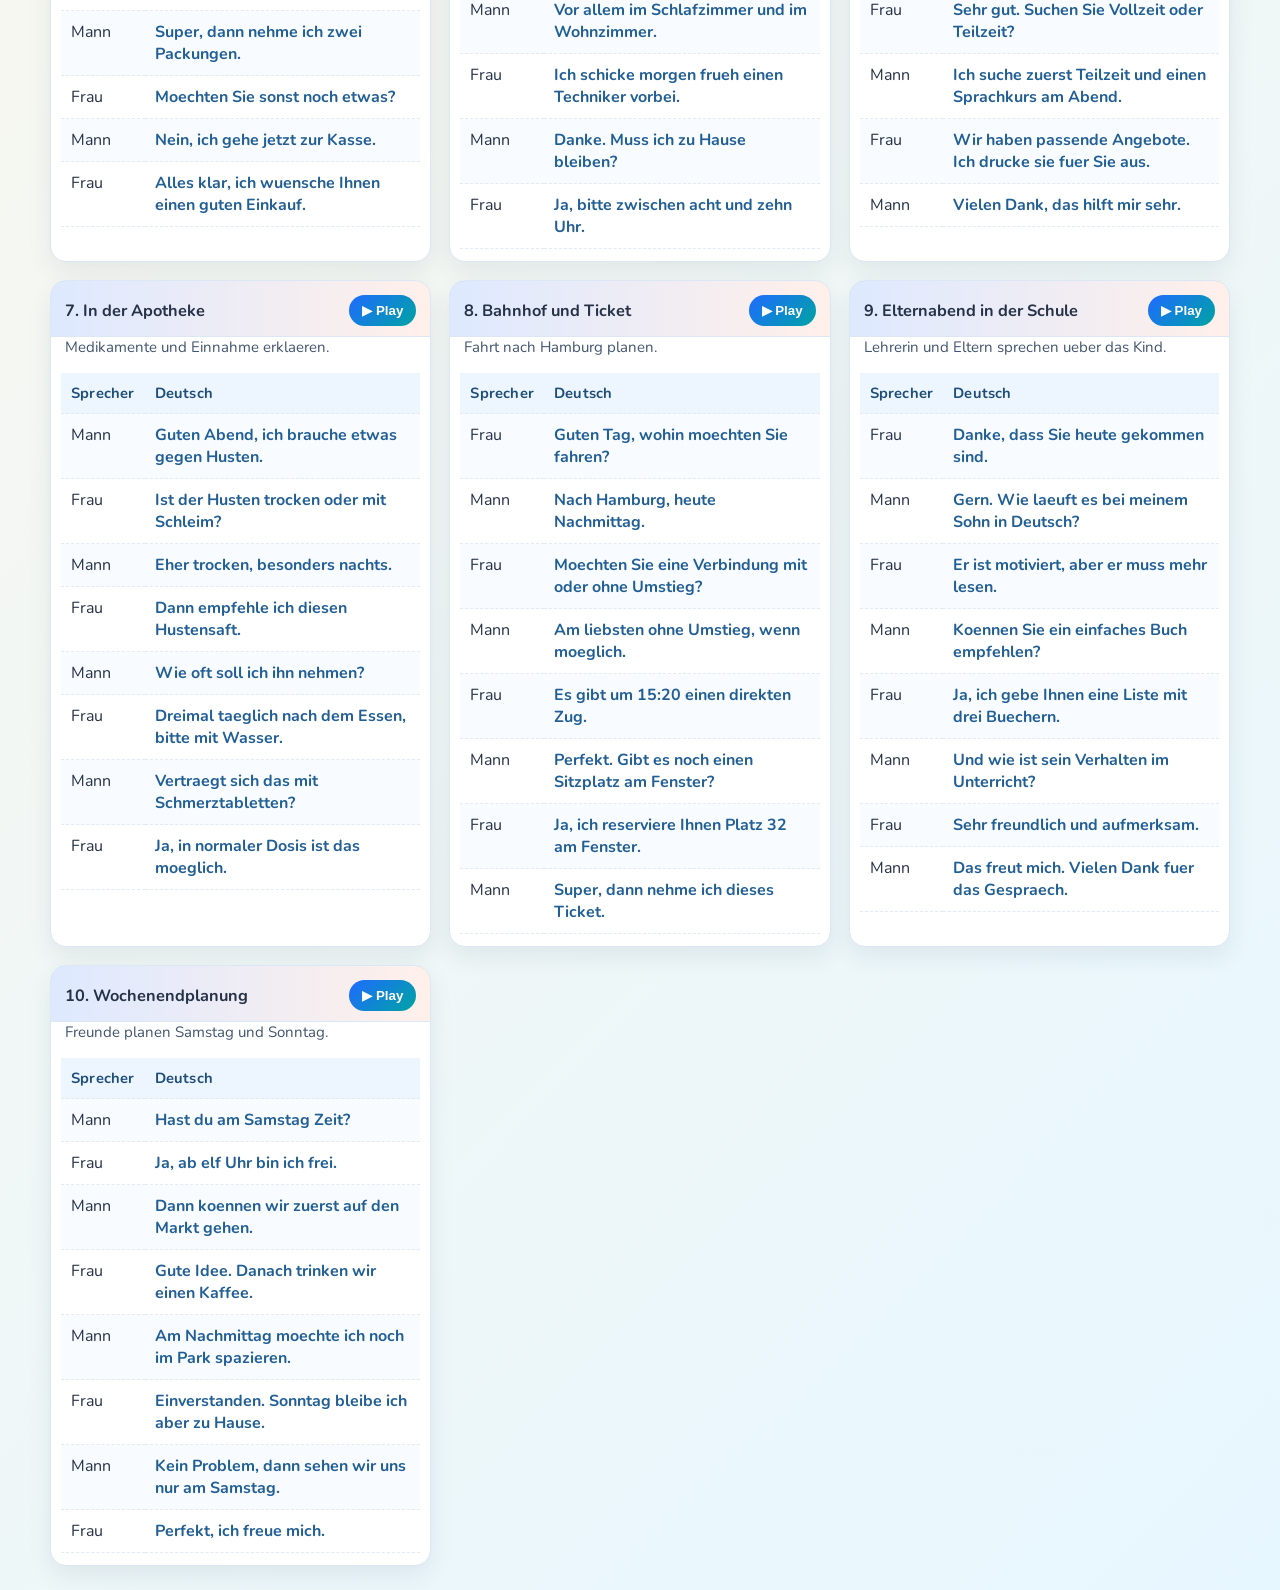
<file: Listening/chapter-08-german-only-topics.html>
<!DOCTYPE html>
<html>
<head>
<meta charset="UTF-8">
<title>Listening 08 - German to German Basics</title>
<link rel="stylesheet" href="../assets/app.css">
</head>
<body>
<main class="main-shell">
<a class="back-home" href="../index.html">← Back to Chapters</a>

<div class="signature">
  <strong id="signatureName"></strong>
  <a id="signatureLink" target="_blank" rel="noopener"></a>
</div>

<div class="topbar">
Speed:
<select onchange="setSpeed(this.value)">
<option value="0.5">Slow</option>
<option value="1.0" selected>Normal</option>
<option value="1.5">Fast</option>
</select>
<label style="display:inline-flex;align-items:center;gap:6px;font-weight:700;color:#36506e;">
<input type="checkbox" checked onchange="setAutoPlayNext(this.checked)">
Auto-Play-Next topics
</label>
<button class="play-btn" onclick="handlePlaybackAction('play')">Play / Resume</button>
<button onclick="handlePlaybackAction('pause')">Pause</button>
<button class="stop-btn" onclick="handlePlaybackAction('stop')">Stop</button>
<span id="playbackStatus" class="playback-status">Idle</span>
</div>

<h1 id="appTitle"></h1>
<p id="appSubtitle" class="subtitle"></p>
<p class="subtitle">Click any word to hear it. Use Play to run a full category. Total entries: <strong id="totalCount">0</strong></p>

<section class="topic-preface">
  <h2 class="section-title">Start Here</h2>
  <p class="subtitle compact">Springe schnell zu jedem Thema auf dieser Seite.</p>
  <div id="topicPrefaceLinks" class="topic-links"></div>
  <div id="rolePlayPrefaceLinks" class="topic-links"></div>
</section>

<div id="lessonsContainer"></div>
<section id="rolePlaySection" style="display:none;">
  <h2 class="section-title">Role Play Scenarios</h2>
  <p class="subtitle">Play practical conversations for daily immigrant and tourist situations.</p>
  <div id="rolePlayContainer" class="scenario-grid"></div>
</section>
</main>

<script>
window.CHAPTER_CONFIG = {
  title: 'Listening 08: German Role Plays - Alltag',
  subtitle: 'Nur Deutsch. Zehn echte Alltagsgespraeche als Rollenspiele.',
  practiceMode: 'de-de',
  rolePlayFormat: 'speaker-text',
  columnLabels: ['Sprecher', 'Deutsch'],
  columnLangs: ['de-DE', 'de-DE'],
  rolePlaySpeakers: {
    Mann: { voiceHint: 'male' },
    Frau: { voiceHint: 'female' }
  },
  signature: {
    name: 'Vinod Kumar Neelakantam',
    linkText: 'linkedin.com/in/vinodneelakantam',
    linkHref: 'https://www.linkedin.com/in/vinodneelakantam/'
  },
  categories: [],
  rolePlayScenarios: [
    {
      title: '1. Im Cafe bestellen',
      context: 'Eine kurze Bestellung im Cafe.',
      lines: [
        { speaker: 'Mann', text: 'Guten Tag, ich haette gern einen Kaffee und ein Croissant.' },
        { speaker: 'Frau', text: 'Gern. Moechten Sie den Kaffee mit Milch?' },
        { speaker: 'Mann', text: 'Ja, bitte mit wenig Milch und ohne Zucker.' },
        { speaker: 'Frau', text: 'Sonst noch etwas?' },
        { speaker: 'Mann', text: 'Nein, das ist alles. Was kostet das zusammen?' },
        { speaker: 'Frau', text: 'Das macht sieben Euro achtzig.' },
        { speaker: 'Mann', text: 'Hier bitte. Kann ich mit Karte zahlen?' },
        { speaker: 'Frau', text: 'Ja, natuerlich. Vielen Dank.' }
      ]
    },
    {
      title: '2. Nach dem Weg fragen',
      context: 'Ein Tourist fragt nach dem Bahnhof.',
      lines: [
        { speaker: 'Mann', text: 'Entschuldigung, koennen Sie mir helfen?' },
        { speaker: 'Frau', text: 'Ja, gern. Was suchen Sie?' },
        { speaker: 'Mann', text: 'Ich suche den Hauptbahnhof.' },
        { speaker: 'Frau', text: 'Gehen Sie geradeaus bis zur Ampel und dann links.' },
        { speaker: 'Mann', text: 'Ist das weit zu Fuss?' },
        { speaker: 'Frau', text: 'Nein, nur etwa zehn Minuten.' },
        { speaker: 'Mann', text: 'Vielen Dank fuer die Hilfe.' },
        { speaker: 'Frau', text: 'Gern geschehen. Einen schoenen Tag noch.' }
      ]
    },
    {
      title: '3. Beim Arzt',
      context: 'Termin und Beschwerden beim Hausarzt.',
      lines: [
        { speaker: 'Frau', text: 'Guten Morgen, was kann ich fuer Sie tun?' },
        { speaker: 'Mann', text: 'Ich habe seit gestern starke Halsschmerzen.' },
        { speaker: 'Frau', text: 'Haben Sie auch Fieber?' },
        { speaker: 'Mann', text: 'Ja, ich glaube schon. Ich fuehle mich sehr muede.' },
        { speaker: 'Frau', text: 'Bitte setzen Sie sich. Der Arzt kommt gleich.' },
        { speaker: 'Mann', text: 'Danke. Brauche ich ein Rezept fuer die Medikamente?' },
        { speaker: 'Frau', text: 'Ja, das bekommen Sie nach der Untersuchung.' },
        { speaker: 'Mann', text: 'Alles klar, vielen Dank.' }
      ]
    },
    {
      title: '4. Im Supermarkt',
      context: 'Produkte suchen und an der Kasse bezahlen.',
      lines: [
        { speaker: 'Mann', text: 'Entschuldigung, wo finde ich Reis und Linsen?' },
        { speaker: 'Frau', text: 'Im dritten Gang, neben den Nudeln.' },
        { speaker: 'Mann', text: 'Danke. Haben Sie auch laktosefreie Milch?' },
        { speaker: 'Frau', text: 'Ja, im Kuehlregal ganz hinten.' },
        { speaker: 'Mann', text: 'Super, dann nehme ich zwei Packungen.' },
        { speaker: 'Frau', text: 'Moechten Sie sonst noch etwas?' },
        { speaker: 'Mann', text: 'Nein, ich gehe jetzt zur Kasse.' },
        { speaker: 'Frau', text: 'Alles klar, ich wuensche Ihnen einen guten Einkauf.' }
      ]
    },
    {
      title: '5. Wohnung und Vermieter',
      context: 'Ein Problem mit der Heizung melden.',
      lines: [
        { speaker: 'Mann', text: 'Hallo, ich rufe wegen meiner Wohnung an.' },
        { speaker: 'Frau', text: 'Ja, was ist das Problem?' },
        { speaker: 'Mann', text: 'Die Heizung funktioniert seit gestern Abend nicht.' },
        { speaker: 'Frau', text: 'In welchem Zimmer ist es kalt?' },
        { speaker: 'Mann', text: 'Vor allem im Schlafzimmer und im Wohnzimmer.' },
        { speaker: 'Frau', text: 'Ich schicke morgen frueh einen Techniker vorbei.' },
        { speaker: 'Mann', text: 'Danke. Muss ich zu Hause bleiben?' },
        { speaker: 'Frau', text: 'Ja, bitte zwischen acht und zehn Uhr.' }
      ]
    },
    {
      title: '6. Im Jobcenter',
      context: 'Beratungstermin fuer Arbeit und Kurs.',
      lines: [
        { speaker: 'Frau', text: 'Guten Tag, haben Sie einen Termin?' },
        { speaker: 'Mann', text: 'Ja, um zehn Uhr bei Frau Becker.' },
        { speaker: 'Frau', text: 'Haben Sie Ihren Ausweis dabei?' },
        { speaker: 'Mann', text: 'Ja, hier ist mein Ausweis und meine Unterlagen.' },
        { speaker: 'Frau', text: 'Sehr gut. Suchen Sie Vollzeit oder Teilzeit?' },
        { speaker: 'Mann', text: 'Ich suche zuerst Teilzeit und einen Sprachkurs am Abend.' },
        { speaker: 'Frau', text: 'Wir haben passende Angebote. Ich drucke sie fuer Sie aus.' },
        { speaker: 'Mann', text: 'Vielen Dank, das hilft mir sehr.' }
      ]
    },
    {
      title: '7. In der Apotheke',
      context: 'Medikamente und Einnahme erklaeren.',
      lines: [
        { speaker: 'Mann', text: 'Guten Abend, ich brauche etwas gegen Husten.' },
        { speaker: 'Frau', text: 'Ist der Husten trocken oder mit Schleim?' },
        { speaker: 'Mann', text: 'Eher trocken, besonders nachts.' },
        { speaker: 'Frau', text: 'Dann empfehle ich diesen Hustensaft.' },
        { speaker: 'Mann', text: 'Wie oft soll ich ihn nehmen?' },
        { speaker: 'Frau', text: 'Dreimal taeglich nach dem Essen, bitte mit Wasser.' },
        { speaker: 'Mann', text: 'Vertraegt sich das mit Schmerztabletten?' },
        { speaker: 'Frau', text: 'Ja, in normaler Dosis ist das moeglich.' }
      ]
    },
    {
      title: '8. Bahnhof und Ticket',
      context: 'Fahrt nach Hamburg planen.',
      lines: [
        { speaker: 'Frau', text: 'Guten Tag, wohin moechten Sie fahren?' },
        { speaker: 'Mann', text: 'Nach Hamburg, heute Nachmittag.' },
        { speaker: 'Frau', text: 'Moechten Sie eine Verbindung mit oder ohne Umstieg?' },
        { speaker: 'Mann', text: 'Am liebsten ohne Umstieg, wenn moeglich.' },
        { speaker: 'Frau', text: 'Es gibt um 15:20 einen direkten Zug.' },
        { speaker: 'Mann', text: 'Perfekt. Gibt es noch einen Sitzplatz am Fenster?' },
        { speaker: 'Frau', text: 'Ja, ich reserviere Ihnen Platz 32 am Fenster.' },
        { speaker: 'Mann', text: 'Super, dann nehme ich dieses Ticket.' }
      ]
    },
    {
      title: '9. Elternabend in der Schule',
      context: 'Lehrerin und Eltern sprechen ueber das Kind.',
      lines: [
        { speaker: 'Frau', text: 'Danke, dass Sie heute gekommen sind.' },
        { speaker: 'Mann', text: 'Gern. Wie laeuft es bei meinem Sohn in Deutsch?' },
        { speaker: 'Frau', text: 'Er ist motiviert, aber er muss mehr lesen.' },
        { speaker: 'Mann', text: 'Koennen Sie ein einfaches Buch empfehlen?' },
        { speaker: 'Frau', text: 'Ja, ich gebe Ihnen eine Liste mit drei Buechern.' },
        { speaker: 'Mann', text: 'Und wie ist sein Verhalten im Unterricht?' },
        { speaker: 'Frau', text: 'Sehr freundlich und aufmerksam.' },
        { speaker: 'Mann', text: 'Das freut mich. Vielen Dank fuer das Gespraech.' }
      ]
    },
    {
      title: '10. Wochenendplanung',
      context: 'Freunde planen Samstag und Sonntag.',
      lines: [
        { speaker: 'Mann', text: 'Hast du am Samstag Zeit?' },
        { speaker: 'Frau', text: 'Ja, ab elf Uhr bin ich frei.' },
        { speaker: 'Mann', text: 'Dann koennen wir zuerst auf den Markt gehen.' },
        { speaker: 'Frau', text: 'Gute Idee. Danach trinken wir einen Kaffee.' },
        { speaker: 'Mann', text: 'Am Nachmittag moechte ich noch im Park spazieren.' },
        { speaker: 'Frau', text: 'Einverstanden. Sonntag bleibe ich aber zu Hause.' },
        { speaker: 'Mann', text: 'Kein Problem, dann sehen wir uns nur am Samstag.' },
        { speaker: 'Frau', text: 'Perfekt, ich freue mich.' }
      ]
    }
  ]
};
</script>
<script src="../assets/chapter.js"></script>
</body>
</html>
</file>
<file: assets/app.css>
@import url('https://fonts.googleapis.com/css2?family=Nunito:wght@400;700;800&family=Raleway:wght@700&display=swap');

:root {
  --bg1: #fff7e8;
  --bg2: #e7f7ff;
  --card: #ffffff;
  --ink: #253247;
  --accent: #ff7f50;
  --accent-2: #00a3a3;
  --line: #dce7f5;
}

* { box-sizing: border-box; }

body {
  margin: 0;
  padding: 24px;
  color: var(--ink);
  font-family: "Nunito", "Trebuchet MS", sans-serif;
  background:
    radial-gradient(circle at 12% 20%, #ffe7cc 0%, transparent 35%),
    radial-gradient(circle at 88% 15%, #d8f4ff 0%, transparent 32%),
    linear-gradient(135deg, var(--bg1), var(--bg2));
}

.main-shell {
  max-width: 1180px;
  margin: 0 auto;
}

h1 {
  margin: 8px 0 4px;
  font-family: "Raleway", "Gill Sans", sans-serif;
  letter-spacing: 0.3px;
}

.subtitle {
  margin: 0 0 18px;
  color: #4a5a72;
}

.subtitle.compact {
  margin: 6px 0 12px;
}

.topbar {
  position: sticky;
  top: 10px;
  z-index: 30;
  margin-left: auto;
  width: fit-content;
  display: flex;
  align-items: center;
  gap: 10px;
  padding: 10px 14px;
  border: 1px solid var(--line);
  border-radius: 999px;
  background: rgba(255, 255, 255, 0.8);
  backdrop-filter: blur(6px);
  box-shadow: 0 8px 20px rgba(37, 50, 71, 0.08);
}

select {
  border: 1px solid #c7d6ea;
  border-radius: 999px;
  padding: 6px 10px;
  background: #fff;
  color: var(--ink);
  font-weight: 700;
}

.category {
  margin-bottom: 20px;
  scroll-margin-top: 88px;
}

.category-title {
  margin: 0 0 10px;
  padding: 8px 12px;
  display: inline-block;
  border-radius: 10px;
  background: linear-gradient(90deg, rgba(255, 127, 80, 0.2), rgba(31, 107, 255, 0.16));
  border: 1px solid var(--line);
}

.category-grid {
  display: grid;
  grid-template-columns: repeat(auto-fit, minmax(320px, 1fr));
  gap: 18px;
}

.category-note {
  margin: 0 0 10px;
  color: #4b5f79;
  font-size: 0.95rem;
}

.topic-preface {
  margin: 8px 0 18px;
  padding: 12px;
  border: 1px solid var(--line);
  border-radius: 16px;
  background: rgba(255, 255, 255, 0.82);
  box-shadow: 0 8px 20px rgba(20, 45, 75, 0.06);
}

.topic-links {
  display: flex;
  flex-wrap: wrap;
  gap: 8px;
}

.jump-link {
  display: inline-flex;
  align-items: center;
  text-decoration: none;
  color: #174a78;
  font-weight: 800;
  border: 1px solid #cfe0f4;
  background: #f7fbff;
  border-radius: 999px;
  padding: 6px 10px;
}

.jump-link:hover {
  background: #eef7ff;
}

.lesson {
  margin-top: 0;
  background: var(--card);
  border: 1px solid var(--line);
  border-radius: 16px;
  overflow: hidden;
  box-shadow: 0 10px 24px rgba(20, 45, 75, 0.08);
}

.lesson-head {
  display: flex;
  justify-content: flex-end;
  align-items: center;
  gap: 6px;
  padding: 8px 10px;
  background: linear-gradient(90deg, rgba(255, 127, 80, 0.10), rgba(0, 163, 163, 0.08));
  border-bottom: 1px solid var(--line);
}

.signature {
  display: flex;
  flex-direction: column;
  gap: 2px;
  margin-bottom: 12px;
  font-size: 0.92rem;
  color: #3a4e68;
}

.signature strong {
  font-size: 1rem;
  color: var(--ink);
}

.signature a {
  color: var(--accent-2);
  text-decoration: none;
  font-weight: 700;
}

.signature a:hover {
  text-decoration: underline;
}

button {
  margin-left: 6px;
  border: none;
  border-radius: 999px;
  padding: 6px 11px;
  color: #fff;
  background: linear-gradient(135deg, var(--accent), #ff4f88);
  font-weight: 800;
  cursor: pointer;
}

button:hover { filter: brightness(1.06); }

.play-btn {
  background: linear-gradient(135deg, var(--accent-2), #1f6bff);
  padding: 8px 13px;
}

.stop-btn {
  background: linear-gradient(135deg, #ef4444, #dc2626);
}

.playback-status {
  margin-left: 4px;
  font-size: 0.9rem;
  color: #3f4d63;
  font-weight: 700;
}

.entries { padding: 8px 10px 12px; }

.vocab-table,
.dialog-table {
  width: 100%;
  border-collapse: collapse;
}

.vocab-table th,
.vocab-table td,
.dialog-table th,
.dialog-table td {
  text-align: left;
  padding: 10px;
  border-bottom: 1px dashed #e2eaf4;
  vertical-align: top;
}

.vocab-table th,
.dialog-table th {
  background: #edf6ff;
  color: #1f4e7a;
  font-size: 0.92rem;
  letter-spacing: 0.2px;
}

.vocab-table tbody tr:nth-child(odd),
.dialog-table tbody tr:nth-child(odd) {
  background: #f8fbff;
}

.vocab-table tbody tr:hover,
.dialog-table tbody tr:hover {
  background: #eaf6ff;
}

.vocab-table tbody tr.is-playing,
.dialog-table tbody tr.is-playing {
  background: linear-gradient(90deg, rgba(255, 230, 128, 0.82), rgba(255, 203, 92, 0.72)) !important;
  outline: 2px solid rgba(255, 166, 0, 0.55);
  outline-offset: -2px;
}

.vocab-table tbody tr.is-playing td,
.dialog-table tbody tr.is-playing td {
  font-weight: 800;
}

.speak-cell {
  cursor: pointer;
  font-weight: 700;
}

.speak-cell.german {
  color: #215f95;
}

.section-title {
  margin: 10px 0;
  font-family: "Raleway", "Gill Sans", sans-serif;
}

.scenario-grid {
  display: grid;
  grid-template-columns: repeat(auto-fit, minmax(340px, 1fr));
  gap: 18px;
  margin-top: 8px;
}

.scenario-card {
  background: #fff;
  border: 1px solid var(--line);
  border-radius: 16px;
  overflow: hidden;
  box-shadow: 0 10px 24px rgba(20, 45, 75, 0.08);
}

.scenario-head {
  display: flex;
  justify-content: space-between;
  align-items: center;
  gap: 10px;
  padding: 14px 14px 10px;
  background: linear-gradient(90deg, rgba(31, 107, 255, 0.15), rgba(255, 127, 80, 0.12));
  border-bottom: 1px solid var(--line);
}

.scenario-head h3 {
  margin: 0;
  font-size: 1.02rem;
}

.scenario-sub {
  margin: 0;
  padding: 0 14px 8px;
  color: #42556f;
  font-size: 0.94rem;
}

.play-role-btn {
  background: linear-gradient(135deg, #1f6bff, #00a3a3);
  padding: 8px 13px;
}

.chapter-grid {
  display: grid;
  grid-template-columns: repeat(auto-fit, minmax(240px, 1fr));
  gap: 14px;
}

.chapter-link {
  display: block;
  text-decoration: none;
  border: 1px solid var(--line);
  background: #fff;
  border-radius: 14px;
  padding: 14px;
  color: var(--ink);
  box-shadow: 0 8px 18px rgba(20, 45, 75, 0.06);
}

.chapter-link strong {
  display: block;
  margin-bottom: 4px;
  color: #194a75;
}

.chapter-link:hover {
  background: #f3f9ff;
}

.back-home {
  display: inline-flex;
  text-decoration: none;
  border: 1px solid #cfe0f4;
  border-radius: 999px;
  padding: 6px 12px;
  background: #f7fbff;
  color: #174a78;
  font-weight: 800;
  margin-bottom: 14px;
}

@media (max-width: 700px) {
  body { padding: 14px; }
  .topbar {
    position: static;
    margin-bottom: 8px;
  }
}
</file>
